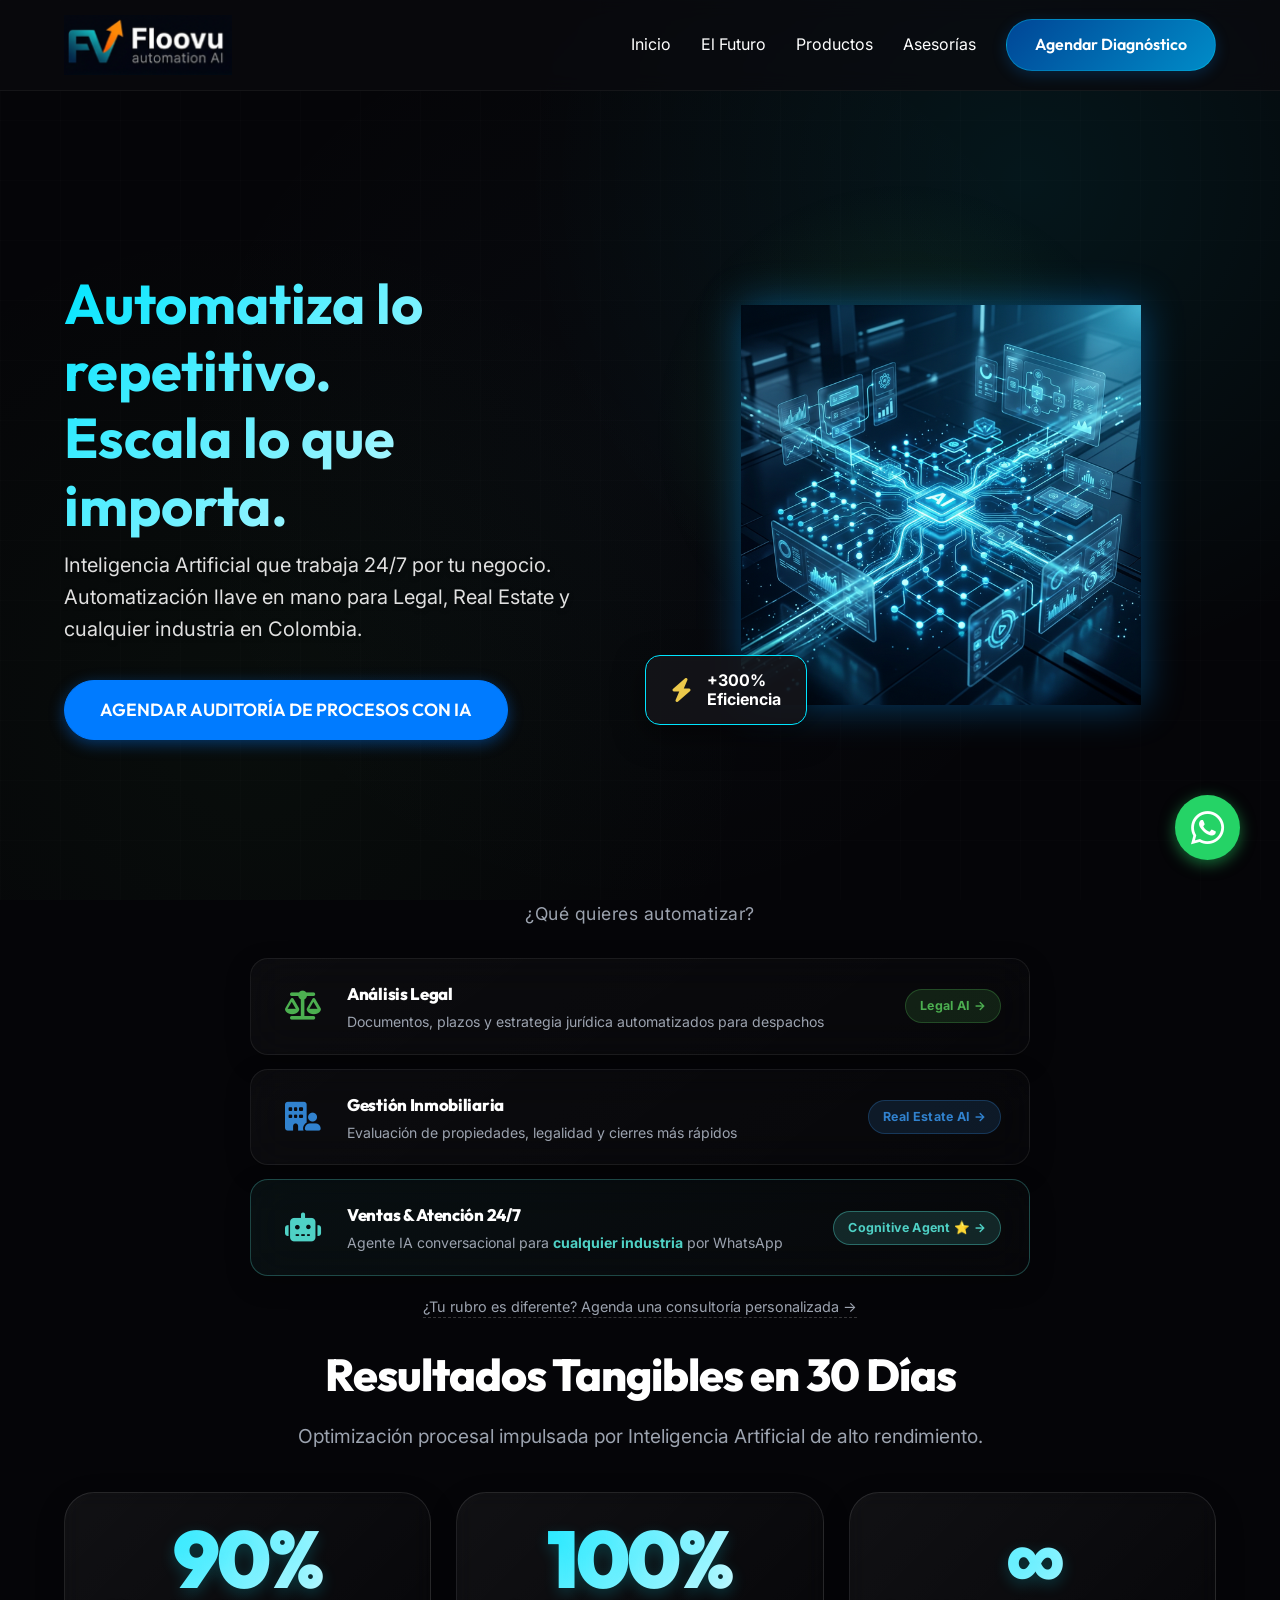
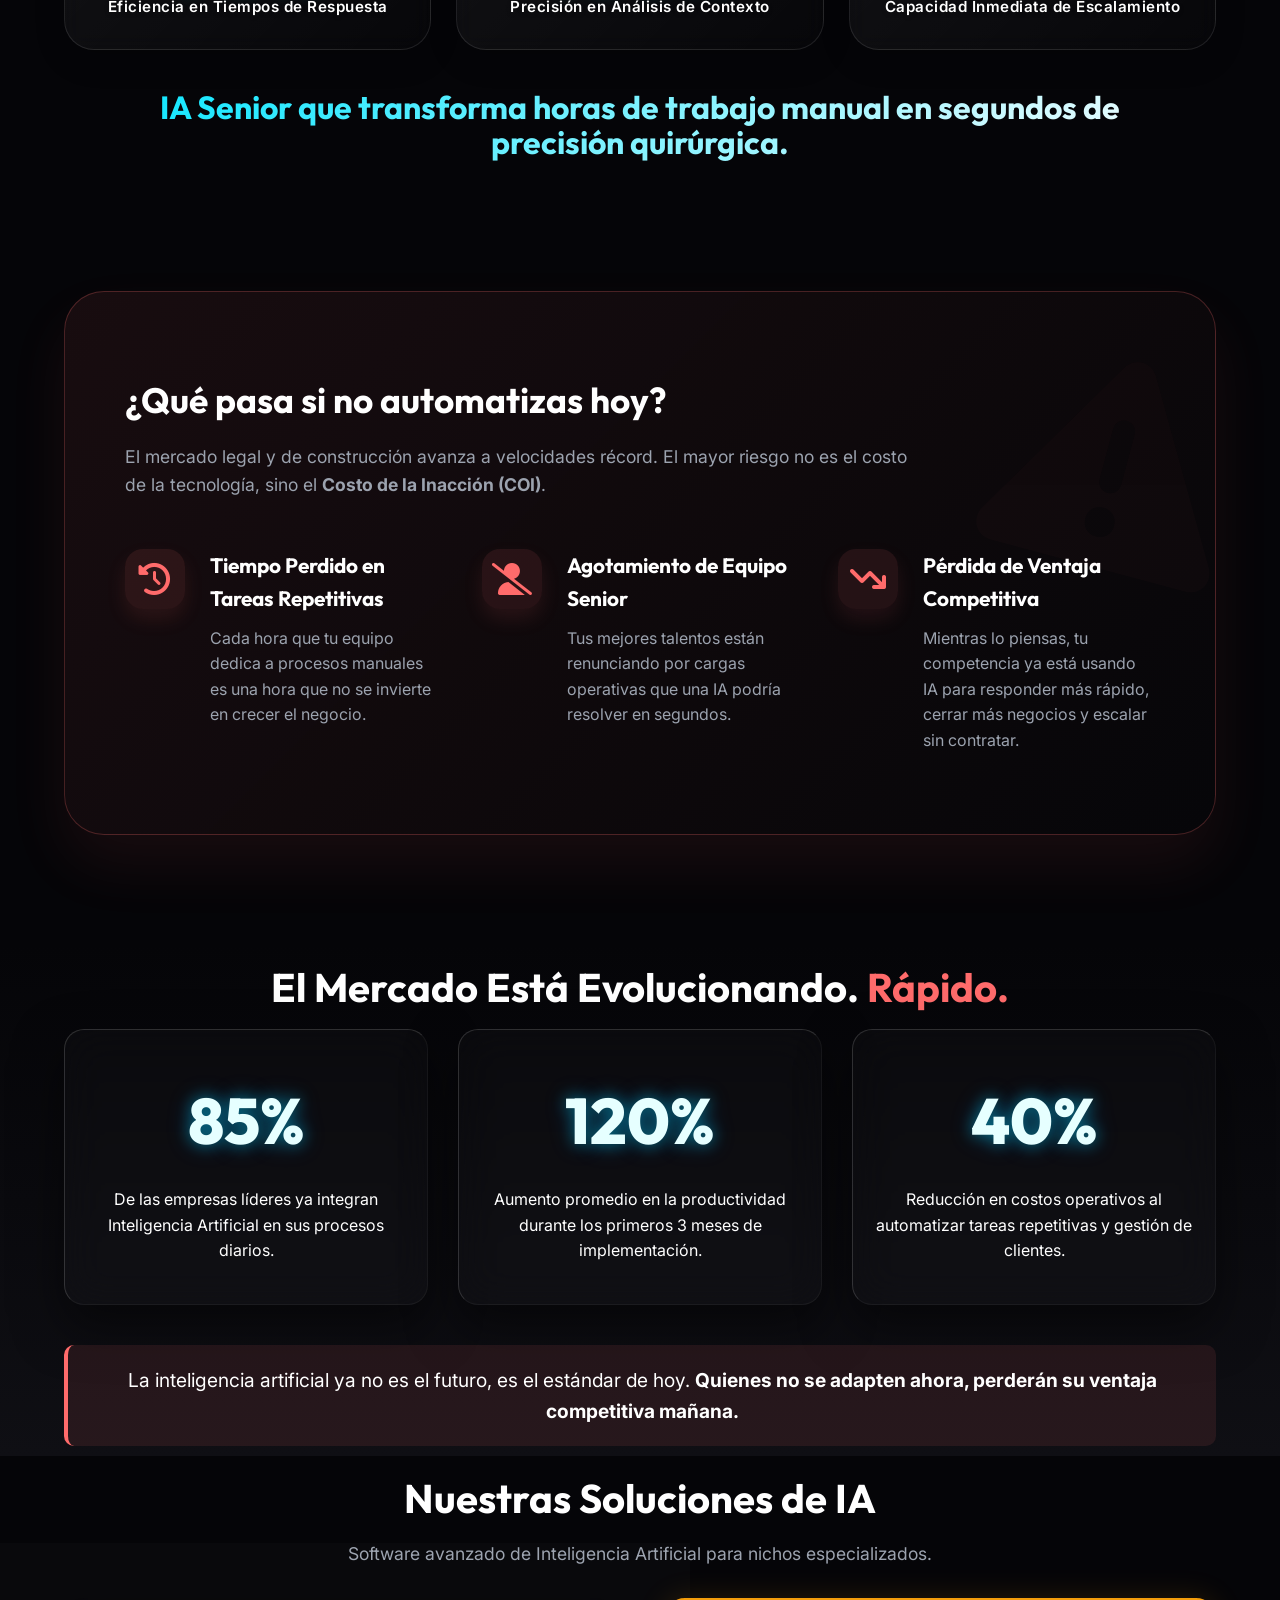
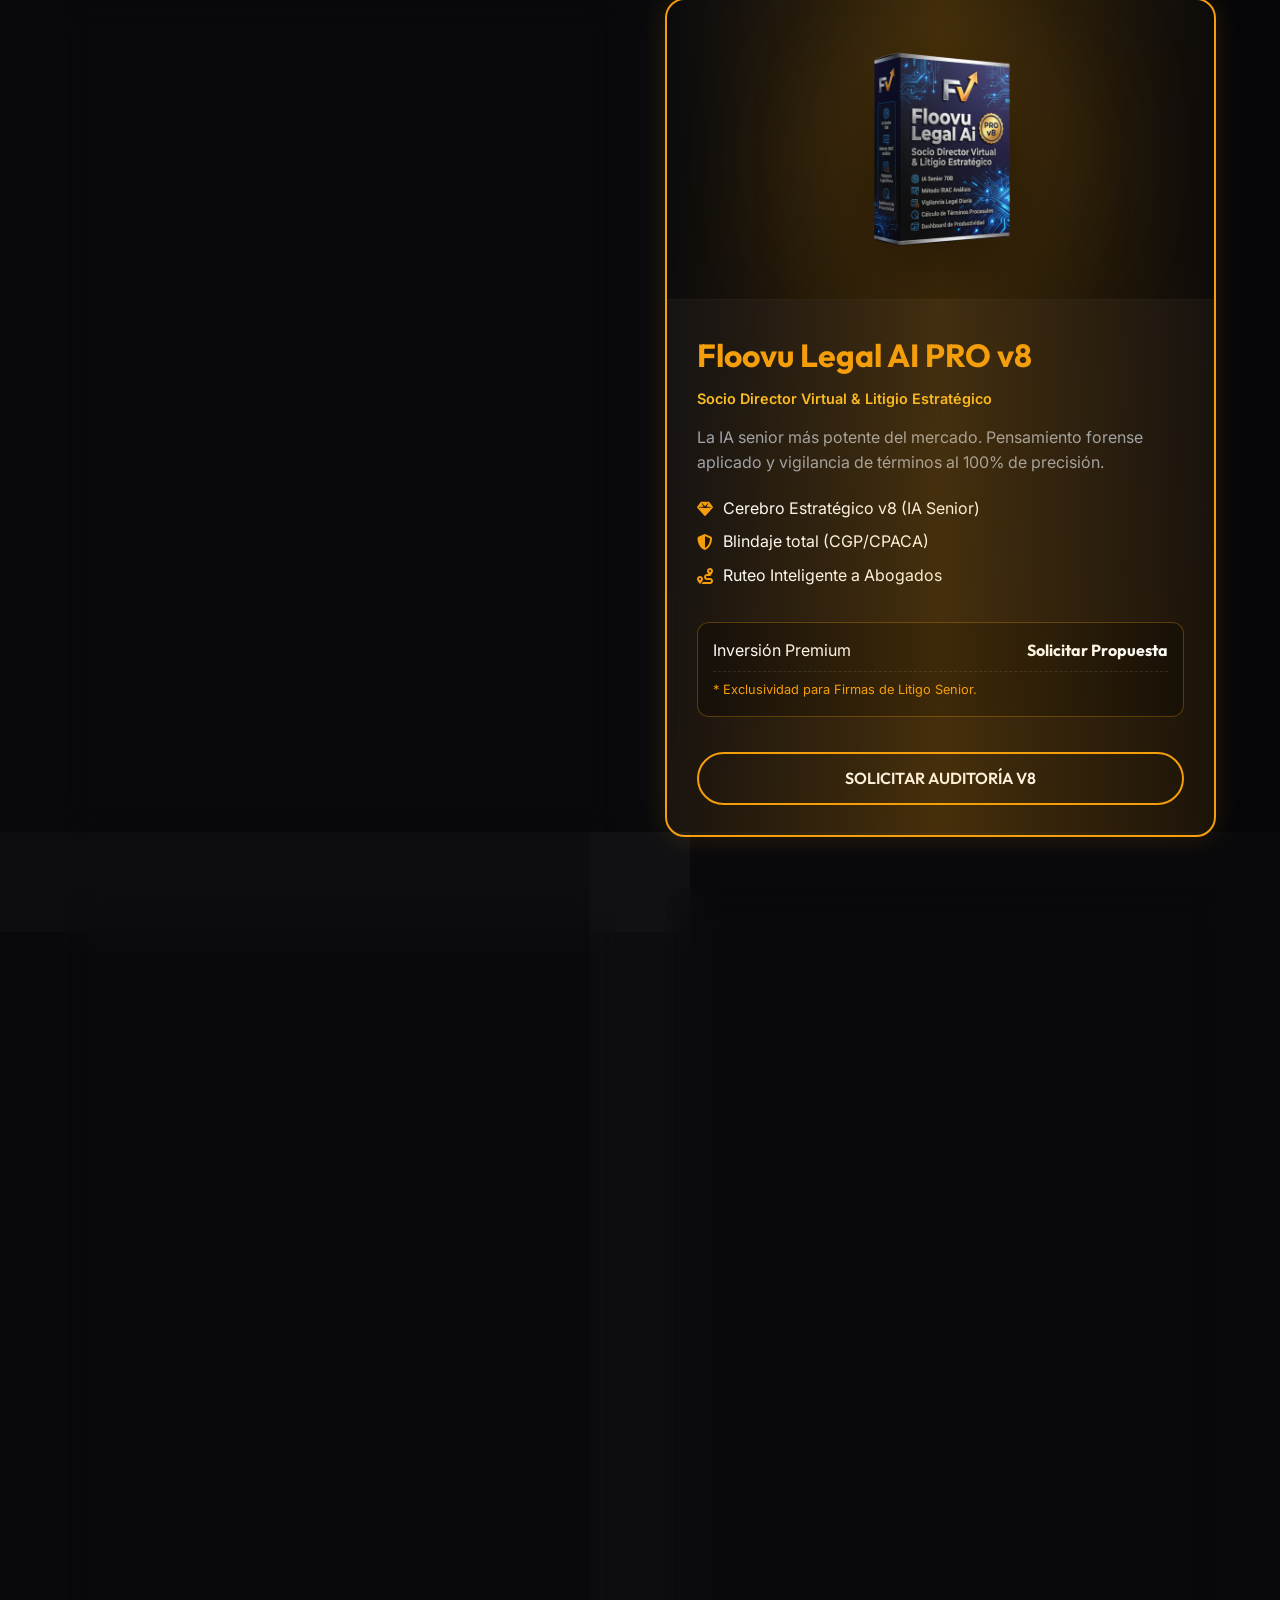
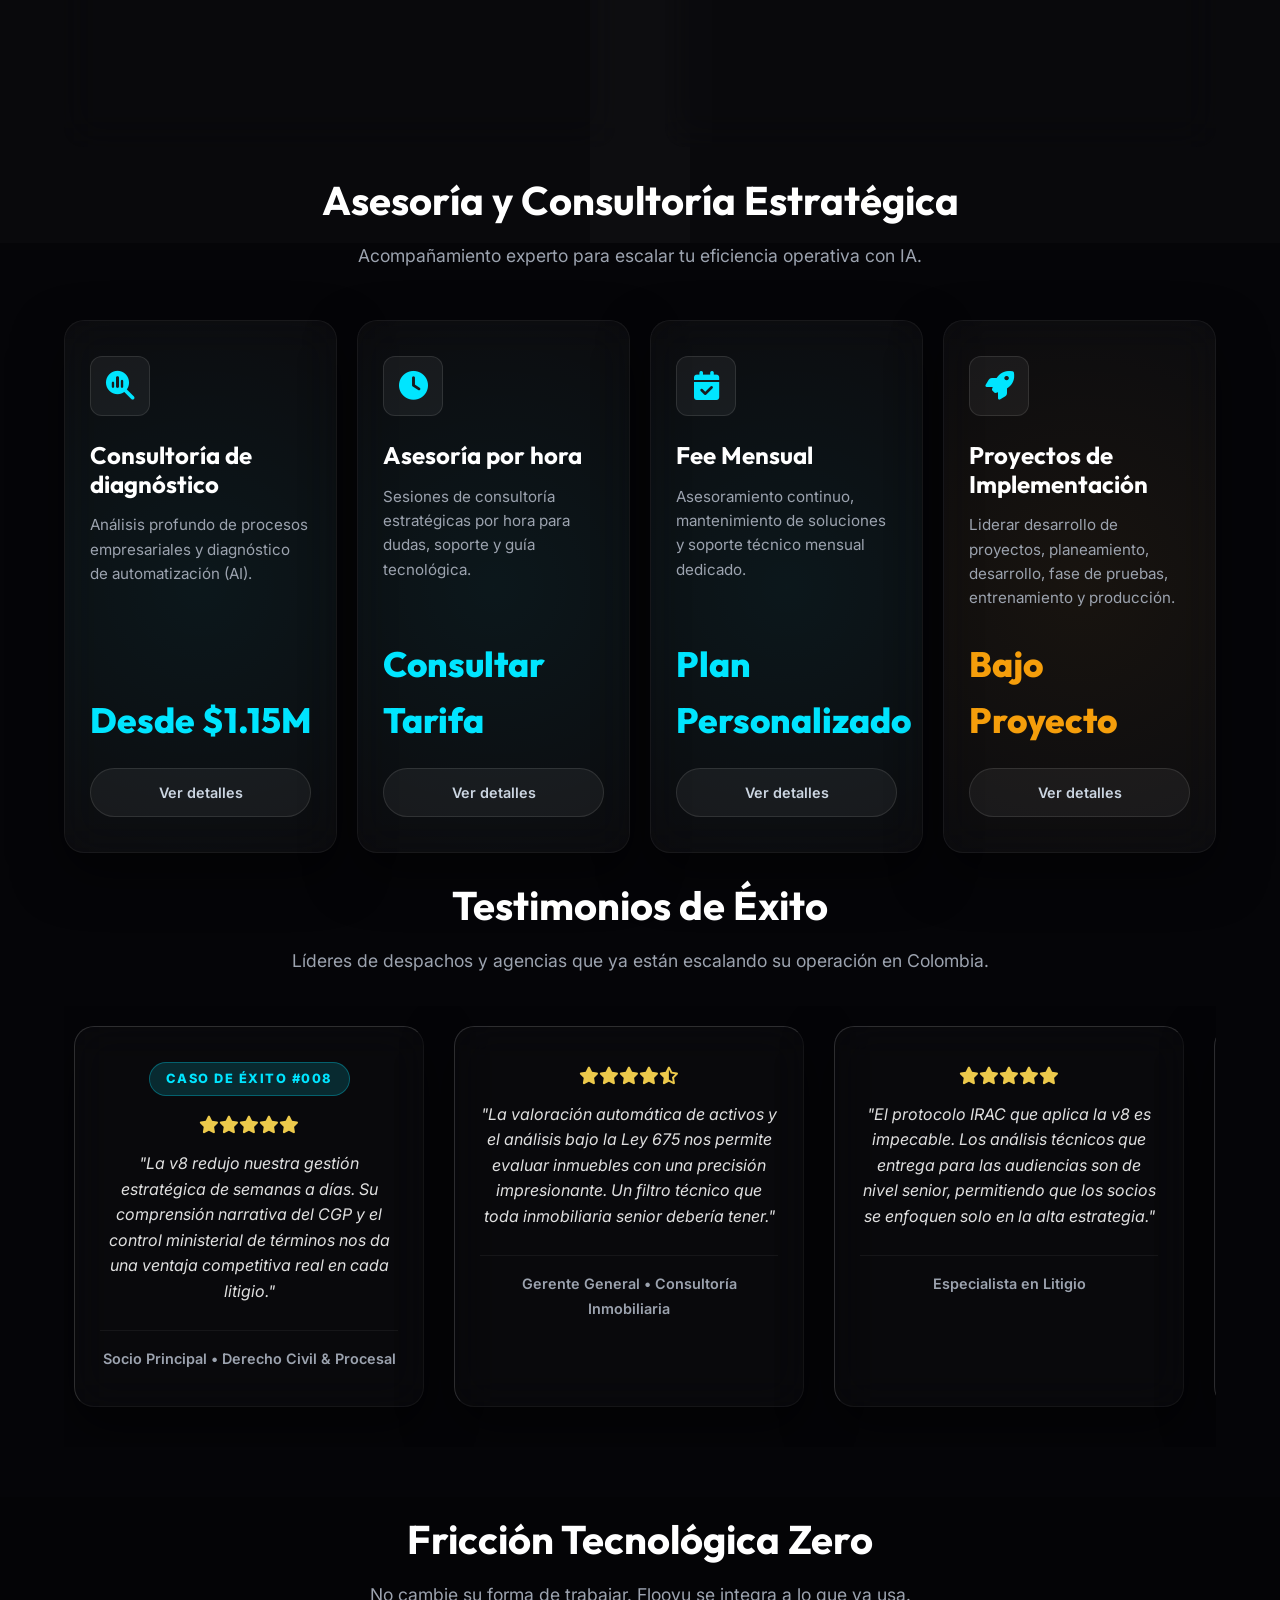
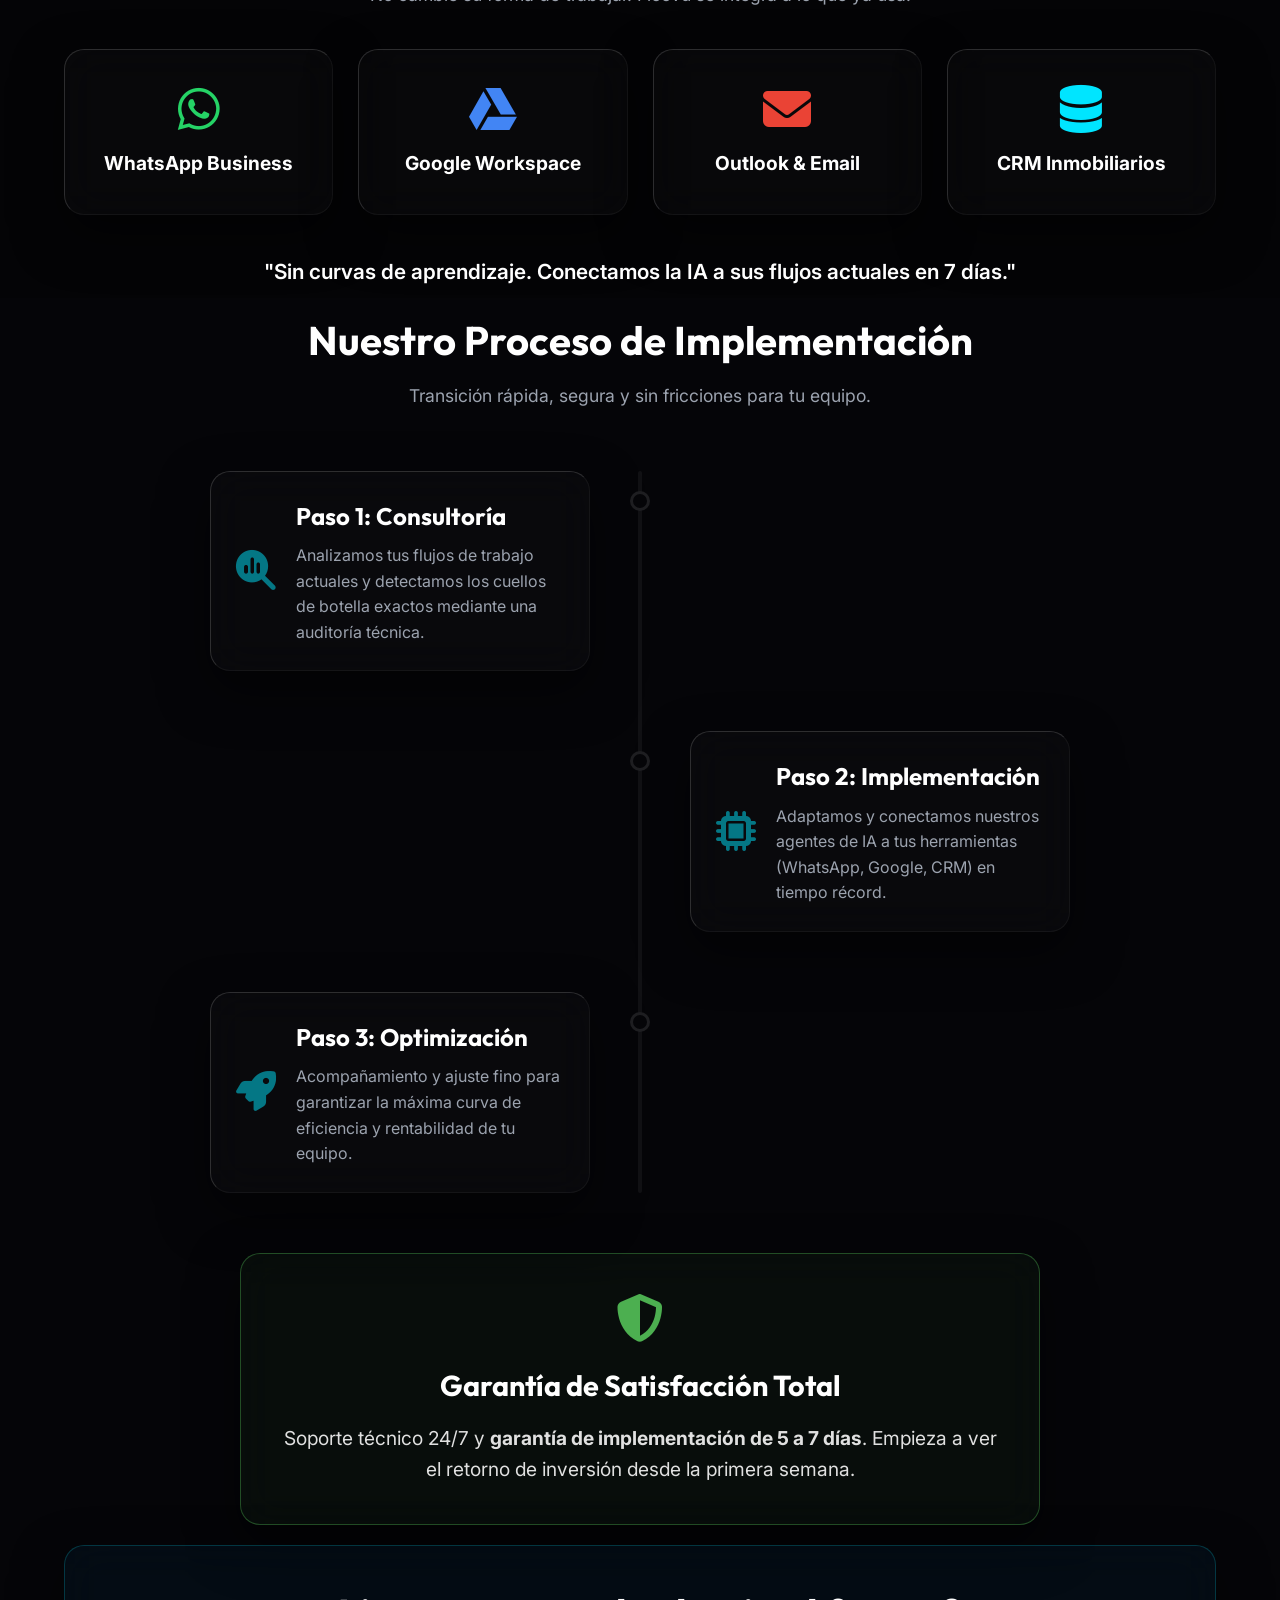
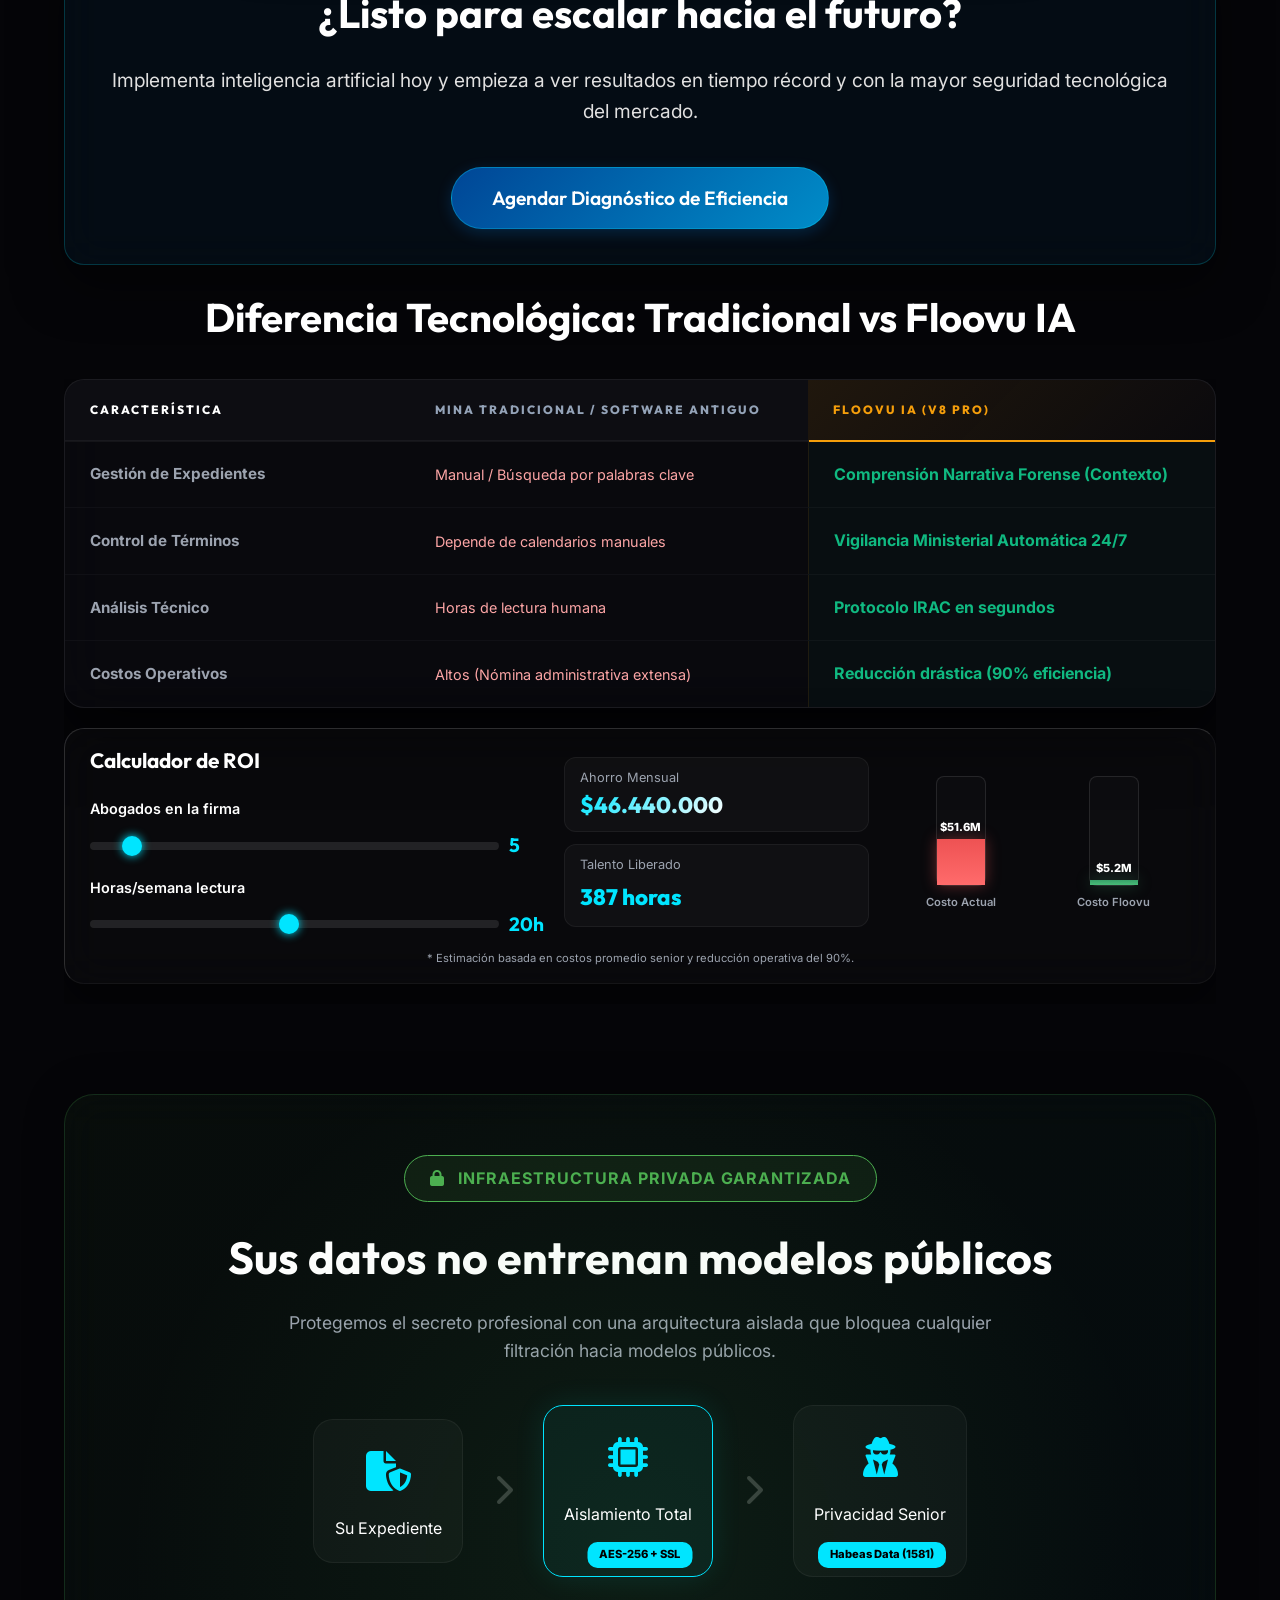
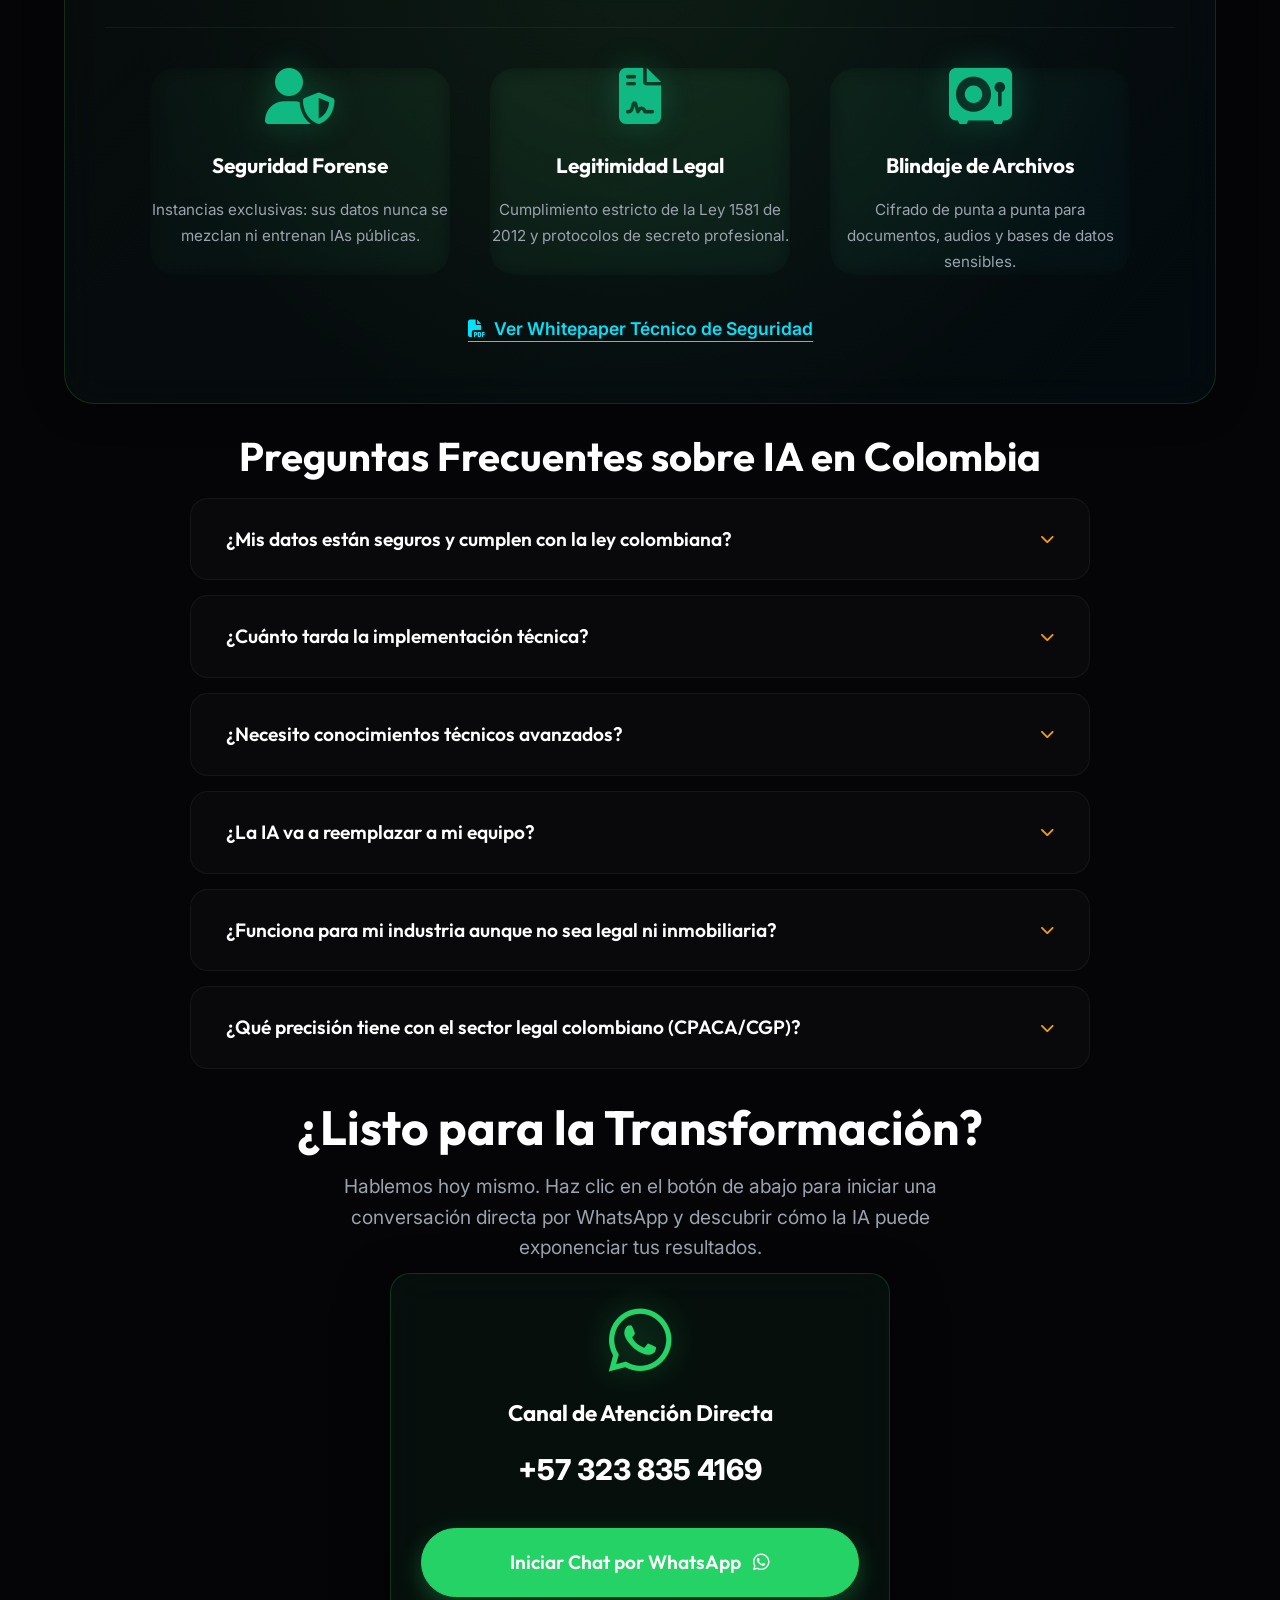
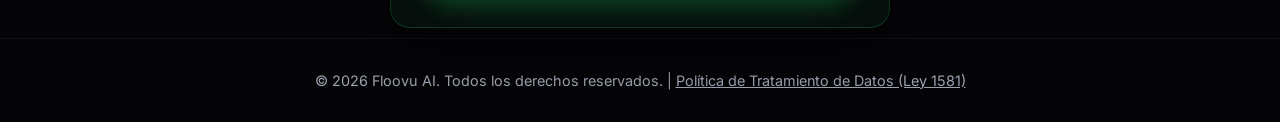
<file: index.html>
<!DOCTYPE html>
<html lang="es">

<head>
    <meta charset="UTF-8">
    <meta name="viewport" content="width=device-width, initial-scale=1.0">
    <meta name="description"
        content="Floovu AI. Soluciones de Inteligencia Artificial para automatización procesal en bufetes legales y agencias de Real Estate. Escala hoy mismo.">
    <meta name="keywords"
        content="Inteligencia artificial, automatizacion, Floovu AI, Legal AI, Real Estate AI, software">
    <meta property="og:title" content="Floovu AI | Automatización Inteligente">
    <meta property="og:description"
        content="Automatiza tus tareas repetitivas y potencia tu crecimiento con Inteligencia Artificial.">
    <meta property="og:type" content="website">
    <link rel="icon" type="image/png" href="images/favicon.png?v=2">
    <link rel="shortcut icon" href="images/favicon.png?v=2">
    <link rel="apple-touch-icon" href="images/favicon.png?v=2">
    <title>Floovu AI | Automatización Inteligente</title>
    <link rel="stylesheet" href="styles.css">
    <link
        href="https://fonts.googleapis.com/css2?family=Inter:wght@300;400;600;800&family=Outfit:wght@400;700&display=swap"
        rel="stylesheet">
    <link rel="stylesheet" href="https://cdnjs.cloudflare.com/ajax/libs/font-awesome/6.4.0/css/all.min.css">
    <link href="https://unpkg.com/aos@2.3.1/dist/aos.css" rel="stylesheet">
</head>

<body>
    <!-- Navbar -->
    <nav class="navbar glassmorphism">
        <div class="container nav-container">
            <a href="#inicio" class="logo-wrapper">
                <img src="images/logo.png" alt="Floovu AI" class="logo-main-img" style="height: 60px; width: auto;">
            </a>
            <div class="mobile-menu-btn" id="mobile-menu-btn">
                <i class="fa-solid fa-bars"></i>
            </div>
            <ul class="nav-links" id="nav-links">
                <li><a href="#inicio">Inicio</a></li>
                <li><a href="#estadisticas">El Futuro</a></li>
                <li><a href="#productos">Productos</a></li>
                <li><a href="#asesorias">Asesorías</a></li>
                <li><a href="#contacto" class="btn btn-primary btn-nav-cta">Agendar Diagnóstico</a></li>
            </ul>
        </div>
    </nav>

    <!-- Inicio / Hero Section -->
    <section id="inicio" class="hero section">
        <div class="container hero-content">
            <div class="hero-text" data-aos="fade-right" data-aos-duration="1000">
                <h1 class="gradient-text" id="hero-title" style="line-height: 1.2;">Automatiza lo repetitivo.<br>Escala lo que importa.
                </h1>
                <p
                    style="color: #e0e0e0; text-shadow: 0 2px 4px rgba(0,0,0,0.5); font-size: 1.25rem; margin-bottom: 35px; line-height: 1.6;">
                    Inteligencia Artificial que trabaja 24/7 por tu negocio. Automatización llave en mano para Legal, Real Estate y cualquier industria en Colombia.</p>
                <div class="hero-buttons">
                    <a href="#contacto" class="btn btn-primary btn-cta"
                        style="font-size: 1.1rem; padding: 15px 35px; background: #007BFF; border-color: #007BFF; box-shadow: 0 4px 15px rgba(0,123,255,0.4); text-transform: uppercase;">Agendar Auditoría de Procesos con IA</a>
                </div>
            </div>
            <div class="hero-image glass-panel" data-aos="fade-left" data-aos-duration="1200"
                style="padding: 0; overflow: visible; border: none; background: transparent; backdrop-filter: none; -webkit-backdrop-filter: none; box-shadow: none;">
                <img src="images/hero-new.png" alt="Tecnología Floovu"
                    style="width: 100%; height: auto; max-height: 400px; object-fit: contain; filter: drop-shadow(0 0 20px rgba(0,150,255,0.4)); position: relative; z-index: 1;">
                <div class="hero-stats" style="z-index: 5;">
                    <div class="stat-item">
                        <i class="fa-solid fa-bolt" style="color: #ecc94b;"></i>
                        <span>+300% <br>Eficiencia</span>
                    </div>
                </div>
            </div>
        </div>
        <div class="bg-glow"></div>
    </section>

    <!-- Selector de Soluciones -->
    <section class="section" style="padding-top: 0; padding-bottom: 10px;">
        <div class="container">
            <p class="text-center" style="color: var(--text-muted); font-size: 1.1rem; margin-bottom: 30px; letter-spacing: 0.5px;" data-aos="fade-up">¿Qué quieres automatizar?</p>
            <div class="solution-selector" data-aos="fade-up" data-aos-delay="100">

                <!-- Legal AI -->
                <div class="solution-card" onclick="filterProfile('legal')" style="cursor:pointer;">
                    <div class="solution-icon" style="color: #4CAF50;"><i class="fa-solid fa-scale-balanced"></i></div>
                    <div class="solution-body">
                        <h4>Análisis Legal</h4>
                        <p>Documentos, plazos y estrategia jurídica automatizados para despachos</p>
                    </div>
                    <span class="solution-badge" style="background: rgba(76,175,80,0.15); color: #4CAF50; border-color: rgba(76,175,80,0.3);">Legal AI →</span>
                </div>

                <!-- Real Estate AI -->
                <div class="solution-card" onclick="filterProfile('realestate')" style="cursor:pointer;">
                    <div class="solution-icon" style="color: #3182ce;"><i class="fa-solid fa-building-user"></i></div>
                    <div class="solution-body">
                        <h4>Gestión Inmobiliaria</h4>
                        <p>Evaluación de propiedades, legalidad y cierres más rápidos</p>
                    </div>
                    <span class="solution-badge" style="background: rgba(49,130,206,0.15); color: #3182ce; border-color: rgba(49,130,206,0.3);">Real Estate AI →</span>
                </div>

                <!-- Cognitive Agent - DESTACADO -->
                <div class="solution-card solution-featured" onclick="location.href='cognitive-agent.html'" style="cursor:pointer;">
                    <div class="solution-icon" style="color: #4FD1C5;"><i class="fa-solid fa-robot"></i></div>
                    <div class="solution-body">
                        <h4>Ventas & Atención 24/7</h4>
                        <p>Agente IA conversacional para <strong style="color:#4FD1C5;">cualquier industria</strong> por WhatsApp</p>
                    </div>
                    <span class="solution-badge" style="background: rgba(79,209,197,0.15); color: #4FD1C5; border-color: rgba(79,209,197,0.4);">Cognitive Agent ⭐ →</span>
                </div>

            </div>
            <div class="text-center" style="margin-top: 18px;" data-aos="fade-up" data-aos-delay="200">
                <a href="#contacto" style="color: var(--text-muted); font-size: 0.9rem; text-decoration: none; border-bottom: 1px dashed rgba(255,255,255,0.2); padding-bottom: 2px; transition: color 0.2s;"
                   onmouseover="this.style.color='#fff'" onmouseout="this.style.color=''">
                    ¿Tu rubro es diferente? Agenda una consultoría personalizada →
                </a>
            </div>
        </div>
    </section>

    <!-- Problema - Solución -->
    <section id="problema" class="section flex-center">
        <div class="container text-center" data-aos="fade-up">
            <h2 style="font-size: 2.8rem; margin-bottom: 10px; color: #fff; font-weight: 800; letter-spacing: -1px;">
                Resultados Tangibles en 30 Días</h2>
            <p
                style="color: var(--text-muted); font-size: 1.2rem; margin-bottom: 25px; max-width: 800px; margin-left: auto; margin-right: auto;">
                Optimización procesal impulsada por Inteligencia Artificial de alto rendimiento.</p>

            <div class="impact-grid">
                <div class="impact-card">
                    <span class="impact-percent gradient-text">90%</span>
                    <p style="color: #fff; font-weight: 600;">Eficiencia en Tiempos de Respuesta</p>
                </div>
                <div class="impact-card">
                    <span class="impact-percent gradient-text">100%</span>
                    <p style="color: #fff; font-weight: 600;">Precisión en Análisis de Contexto</p>
                </div>
                <div class="impact-card">
                    <span class="impact-percent gradient-text">∞</span>
                    <p style="color: #fff; font-weight: 600;">Capacidad Inmediata de Escalamiento</p>
                </div>
            </div>

            <h3 class="gradient-text" style="font-size: 2rem; margin-top: 40px; padding: 0 5%; font-weight: 700;">IA
                Senior que transforma horas de trabajo manual en segundos de precisión quirúrgica.</h3>
        </div>
    </section>

    <!-- Punto 1: Costo de Inacción (COI) -->
    <section id="coi" class="section">
        <div class="container">
            <div class="coi-section" data-aos="zoom-in">
                <h2 style="font-size: 2.2rem; color: #fff; margin-bottom: 15px;">¿Qué pasa si no automatizas hoy?</h2>
                <p style="color: var(--text-muted); font-size: 1.1rem; max-width: 800px;">El mercado legal y de construcción avanza a velocidades récord. El mayor riesgo no es el costo de la tecnología, sino el <strong>Costo de la Inacción (COI)</strong>.</p>
                
                <div class="coi-grid">
                    <div class="coi-item">
                        <div class="coi-icon"><i class="fa-solid fa-clock-rotate-left"></i></div>
                        <div class="coi-text">
                            <h4>Tiempo Perdido en Tareas Repetitivas</h4>
                            <p>Cada hora que tu equipo dedica a procesos manuales es una hora que no se invierte en crecer el negocio.</p>
                        </div>
                    </div>
                    <div class="coi-item">
                        <div class="coi-icon"><i class="fa-solid fa-user-slash"></i></div>
                        <div class="coi-text">
                            <h4>Agotamiento de Equipo Senior</h4>
                            <p>Tus mejores talentos están renunciando por cargas operativas que una IA podría resolver en segundos.</p>
                        </div>
                    </div>
                    <div class="coi-item">
                        <div class="coi-icon"><i class="fa-solid fa-arrow-trend-down"></i></div>
                        <div class="coi-text">
                            <h4>Pérdida de Ventaja Competitiva</h4>
                            <p>Mientras lo piensas, tu competencia ya está usando IA para responder más rápido, cerrar más negocios y escalar sin contratar.</p>
                        </div>
                    </div>
                </div>
            </div>
        </div>
    </section>

    <!-- Urgency & Statistics -->
    <section id="estadisticas" class="statistics section">
        <div class="container text-center">
            <h2 class="sub-heading" data-aos="fade-up">El Mercado Está Evolucionando. <span
                    class="warning-text">Rápido.</span></h2>
            <div class="stats-grid">
                <div class="stat-card glass-panel fade-up" data-aos="zoom-in" data-aos-delay="100">
                    <div class="stat-number">85%</div>
                    <p>De las empresas líderes ya integran Inteligencia Artificial en sus procesos diarios.</p>
                </div>
                <div class="stat-card glass-panel fade-up delay-1" data-aos="zoom-in" data-aos-delay="250">
                    <div class="stat-number">120%</div>
                    <p>Aumento promedio en la productividad durante los primeros 3 meses de implementación.</p>
                </div>
                <div class="stat-card glass-panel fade-up delay-2" data-aos="zoom-in" data-aos-delay="400">
                    <div class="stat-number">40%</div>
                    <p>Reducción en costos operativos al automatizar tareas repetitivas y gestión de clientes.</p>
                </div>
            </div>
            <p class="urgency-message" data-aos="fade-up">La inteligencia artificial ya no es el futuro, es el estándar
                de hoy.
                <strong>Quienes no se adapten ahora, perderán su ventaja competitiva mañana.</strong>
            </p>
        </div>
    </section>

    <!-- Productos Section -->
    <section id="productos" class="products section">
        <div class="container">
            <h2 class="section-title text-center" data-aos="fade-up">Nuestras Soluciones de IA</h2>
            <p class="section-subtitle text-center" data-aos="fade-up" data-aos-delay="100">Software avanzado de
                Inteligencia Artificial para nichos
                especializados.</p>

            <div class="products-grid">
                <!-- Legal AI -->
                <div class="product-card glass-panel legal-card profile-legal" data-aos="flip-left" data-aos-duration="1000">
                    <div class="product-image-container shimmer-ia">
                        <a href="legal-ai-base.html" target="_blank"
                            style="display: flex; align-items: center; justify-content: center; width: 100%; height: 100%; z-index: 10; position: relative; text-decoration: none;">
                            <img src="images/legal-ai.png" alt="Floovu Legal AI Colombia"
                                class="product-img parallax-img">
                            <div class="glow-effect green-glow" style="pointer-events: none;"></div>
                        </a>
                    </div>
                    <div class="product-info">
                        <h3>Floovu Legal AI Base</h3>
                        <p class="version">Eficiencia Procesal Estándar</p>
                        <p class="product-desc">Ideal para despachos que buscan digitalizar su operación base sin
                            complicaciones y eliminar el error humano.</p>

                        <ul class="features-list">
                            <li><i class="fa-solid fa-chart-line" style="color: #4CAF50;"></i> Ahorro operativo del 25%
                                mensual</li>
                            <li><i class="fa-solid fa-money-bill-wave"></i> Recuperación de inversión en 45 días</li>
                            <li><i class="fa-solid fa-gavel"></i> Control automático de expedientes</li>
                        </ul>

                        <div class="pricing">
                            <div class="price-item">
                                <span class="label">Inversión Estimada</span>
                                <span class="amount">Consultar Cotización</span>
                            </div>
                            <div class="price-item" style="border: none;">
                                <p style="font-size: 0.8rem; color: var(--text-muted); width: 100%;">* Planes adaptados al volumen de expedientes.</p>
                            </div>
                        </div>
                        <a href="#contacto" class="btn btn-outline border-green">SOLICITAR DIAGNÓSTICO SIN COSTO</a>
                    </div>
                </div>

                <!-- Legal AI PRO v8 (NUEVO - PREMIUM) -->
                <div class="product-card glass-panel premium-card profile-legal" data-aos="zoom-in" data-aos-duration="1200">
                    <div class="product-image-container shimmer-ia">
                        <a href="legal-ai-pro-v8.html" target="_blank"
                            style="display: flex; align-items: center; justify-content: center; width: 100%; height: 100%; z-index: 10; position: relative; text-decoration: none;">
                            <img src="images/legal-ai-pro-v8.png" alt="Floovu Legal AI PRO v8 Premium"
                                class="product-img parallax-img">
                            <div class="glow-effect gold-glow" style="pointer-events: none;"></div>
                        </a>
                    </div>
                    <div class="product-info">
                        <h3 style="color: #f59e0b;">Floovu Legal AI PRO v8</h3>
                        <p class="version" style="color: #fbbf24;">Socio Director Virtual & Litigio Estratégico</p>
                        <p class="product-desc">La IA senior más potente del mercado. Pensamiento forense aplicado y
                            vigilancia de términos al 100% de precisión.</p>

                        <ul class="features-list">
                            <li><i class="fa-solid fa-gem" style="color: #f59e0b;"></i> Cerebro Estratégico v8 (IA
                                Senior)</li>
                            <li><i class="fa-solid fa-shield-halved" style="color: #f59e0b;"></i> Blindaje total
                                (CGP/CPACA)</li>
                            <li><i class="fa-solid fa-route" style="color: #f59e0b;"></i> Ruteo Inteligente a Abogados
                            </li>
                        </ul>

                        </ul>

                        <div class="pricing shimmer-ia" style="border: 1px solid rgba(245, 158, 11, 0.3);">
                            <div class="price-item">
                                <span class="label">Inversión Premium</span>
                                <span class="amount">Solicitar Propuesta</span>
                            </div>
                            <div class="price-item" style="border: none;">
                                <p style="font-size: 0.8rem; color: #f59e0b; width: 100%;">* Exclusividad para Firmas de Litigo Senior.</p>
                            </div>
                        </div>
                        <a href="legal-ai-pro-v8.html" target="_blank" class="btn btn-outline border-gold">SOLICITAR AUDITORÍA V8</a>
                    </div>
                </div>

                <!-- Real Estate AI -->
                <div class="product-card glass-panel real-estate-card profile-realestate" data-aos="flip-right" data-aos-duration="1000">
                    <div class="product-image-container shimmer-ia">
                        <a href="real-estate.html" target="_blank"
                            style="display: flex; align-items: center; justify-content: center; width: 100%; height: 100%; z-index: 10; position: relative; text-decoration: none;">
                            <img src="images/real-estate-ai.png" alt="Floovu Real Estate AI Colombia"
                                class="product-img parallax-img">
                            <div class="glow-effect blue-glow" style="pointer-events: none;"></div>
                        </a>
                    </div>
                    <div class="product-info">
                        <h3>Floovu Real Estate AI</h3>
                        <p class="version">Gestión Inmobiliaria Inteligente con Auto-Aprendizaje</p>
                        <p class="product-desc">Potenciado con IA de análisis predictivo. Evalúa inmuebles, verifica marcos legales (Ley 820/675) y genera estrategias de cierre automáticas.</p>

                        <ul class="features-list">
                            <li><i class="fa-solid fa-brain" style="color: #3182ce;"></i> Análisis Predictivo & Auto-Aprendizaje</li>
                            <li><i class="fa-solid fa-house-circle-check" style="color: #3182ce;"></i> Valoración Automática de Activos</li>
                            <li><i class="fa-solid fa-users-gear" style="color: #3182ce;"></i> Generación Inteligente de Clientes</li>
                        </ul>

                        <div class="pricing">
                            <div class="price-item">
                                <span class="label">Inversión Escala</span>
                                <span class="amount">Desde $2.5M</span>
                            </div>
                            <div class="price-item" style="border: none;">
                                <p style="font-size: 0.8rem; color: var(--text-muted); width: 100%;">* ROI garantizado por eficiencia en cierres.</p>
                            </div>
                        </div>
                        <a href="#contacto" class="btn btn-outline border-blue">SOLICITAR VALORACIÓN PROFESIONAL</a>
                    </div>
                </div>

                <!-- Cognitive Agent -->
                <div class="product-card glass-panel profile-legal profile-realestate" data-aos="flip-up" data-aos-duration="1200" style="border-color: rgba(79, 209, 197, 0.4);">
                    <div class="product-image-container shimmer-ia">
                        <a href="cognitive-agent.html" target="_blank"
                            style="display: flex; align-items: center; justify-content: center; width: 100%; height: 100%; z-index: 10; position: relative; text-decoration: none;">
                            <img src="images/cognitive-agent.png" alt="Floovu Cognitive Agent"
                                class="product-img parallax-img" style="border-radius: 12px; height: 100%; width: auto; object-fit: contain;">
                            <div class="glow-effect" style="pointer-events: none; background: radial-gradient(circle, rgba(79, 209, 197, 0.4) 0%, transparent 70%);"></div>
                        </a>
                    </div>
                    <div class="product-info">
                        <h3 style="color: #4FD1C5;">Floovu Cognitive Agent</h3>
                        <p class="version" style="color: #2C7A7B;">Ventas IA con Memoria Activa</p>
                        <p class="product-desc">Automatice ventas por WhatsApp. Bot que aprende, recuerda preferencias y cierra negocios 24/7 de forma personalizada.</p>

                        <ul class="features-list">
                            <li><i class="fa-solid fa-brain" style="color: #4FD1C5;"></i> Memoria Cognitiva (Auto-Aprendizaje)</li>
                            <li><i class="fa-brands fa-whatsapp" style="color: #4FD1C5;"></i> Flujos WhatsApp & Google Sheets</li>
                            <li><i class="fa-solid fa-cart-shopping" style="color: #4FD1C5;"></i> Conversiones & Cierres 24/7</li>
                        </ul>

                        <div class="pricing">
                            <div class="price-item">
                                <span class="label">Suscripción Agente</span>
                                <span class="amount">Bajo Cotización</span>
                            </div>
                            <div class="price-item" style="border: none;">
                                <p style="font-size: 0.8rem; color: var(--text-muted); width: 100%;">* Configuración técnica incluida en el onboarding.</p>
                            </div>
                        </div>
                        <a href="cognitive-agent.html" target="_blank" class="btn btn-outline" style="border-color: #4FD1C5; color: #4FD1C5;">CONSULTAR DISPONIBILIDAD</a>
                    </div>
                </div>
            </div>
        </div>
    </section>

    <!-- Asesoría y Consultoría -->
    <section id="asesorias" class="section">
        <div class="container">
            <h2 class="section-title text-center" data-aos="fade-up">Asesoría y Consultoría Estratégica</h2>
            <p class="section-subtitle text-center" data-aos="fade-up">Acompañamiento experto para escalar tu eficiencia
                operativa con IA.</p>

            <div class="consulting-grid">
                <!-- Diagnóstico -->
                <div class="consulting-card glass-panel highlight-cyan" data-aos="fade-up">
                    <div class="consulting-icon-box"><i class="fa-solid fa-magnifying-glass-chart"></i></div>
                    <h3>Consultoría de diagnóstico</h3>
                    <p>Análisis profundo de procesos empresariales y diagnóstico de automatización (AI).</p>
                    <div class="price">Desde $1.15M</div>
                    <a href="#contacto" class="consulting-btn">Ver detalles</a>
                </div>

                <!-- Por Hora -->
                <div class="consulting-card glass-panel highlight-cyan" data-aos="fade-up" data-aos-delay="100">
                    <div class="consulting-icon-box"><i class="fa-solid fa-clock"></i></div>
                    <h3>Asesoría por hora</h3>
                    <p>Sesiones de consultoría estratégicas por hora para dudas, soporte y guía tecnológica.</p>
                    <div class="price">Consultar Tarifa</div>
                    <a href="#contacto" class="consulting-btn">Ver detalles</a>
                </div>

                <!-- Fee Mensual -->
                <div class="consulting-card glass-panel highlight-cyan" data-aos="fade-up" data-aos-delay="200">
                    <div class="consulting-icon-box"><i class="fa-solid fa-calendar-check"></i></div>
                    <h3>Fee Mensual</h3>
                    <p>Asesoramiento continuo, mantenimiento de soluciones y soporte técnico mensual dedicado.</p>
                    <div class="price">Plan Personalizado</div>
                    <a href="#contacto" class="consulting-btn">Ver detalles</a>
                </div>

                <!-- Proyectos -->
                <div class="consulting-card glass-panel highlight-orange" data-aos="fade-up" data-aos-delay="300">
                    <div class="consulting-icon-box"><i class="fa-solid fa-rocket"></i></div>
                    <h3>Proyectos de Implementación</h3>
                    <p>Liderar desarrollo de proyectos, planeamiento, desarrollo, fase de pruebas, entrenamiento y
                        producción.</p>
                    <div class="price">Bajo Proyecto</div>
                    <a href="#contacto" class="consulting-btn">Ver detalles</a>
                </div>
            </div>
        </div>
    </section>

    <!-- Testimonios Section -->
    <section id="testimonios" class="section testimonials">
        <div class="container text-center">
            <h2 class="sub-heading" data-aos="fade-up">Testimonios de Éxito</h2>
            <p class="section-subtitle" data-aos="fade-up" data-aos-delay="100">Líderes de despachos y agencias que ya
                están escalando su operación en Colombia.</p>

            <div class="stats-grid testimonials-carousel"
                style="margin-top: 20px; display: flex; overflow-x: auto; gap: 30px; padding: 20px 10px 40px; scroll-snap-type: x mandatory; -webkit-overflow-scrolling: touch; scroll-behavior: smooth; scrollbar-width: thin; scrollbar-color: var(--primary) rgba(255, 255, 255, 0.05);">
                <!-- Testimonio 1 (Legal PRO v8) -->
                <div class="testimonial-card glass-panel fade-up profile-legal" data-aos="zoom-in" data-aos-delay="150"
                    style="padding: 35px 25px; flex: 0 0 auto; width: 350px; max-width: 85vw; scroll-snap-align: center;">
                    <div class="case-tag">Caso de Éxito #008</div>
                    <div class="stars" style="color: #ecc94b; margin-bottom: 12px; font-size: 1.1rem;">
                        <i class="fa-solid fa-star"></i><i class="fa-solid fa-star"></i><i
                            class="fa-solid fa-star"></i><i class="fa-solid fa-star"></i><i
                            class="fa-solid fa-star"></i>
                    </div>
                    <p
                        style="font-style: italic; color: #e0e0e0; margin-bottom: 25px; font-size: 1rem; line-height: 1.6;">
                        "La v8 redujo nuestra gestión estratégica de semanas a días. Su comprensión narrativa del CGP y el control ministerial de términos nos da una ventaja competitiva real en cada litigio."</p>
                    <div class="author-info"
                        style="display: flex; align-items: center; justify-content: center; gap: 12px; border-top: 1px solid rgba(255,255,255,0.05); padding-top: 15px;">
                        <div style="text-align: center;">
                            <span style="font-size: 0.9rem; color: var(--text-muted); font-weight: 600;">Socio Principal • Derecho Civil & Procesal</span>
                        </div>
                    </div>
                </div>

                <!-- Testimonio 2 (Real Estate AI) -->
                <div class="testimonial-card glass-panel fade-up delay-1 profile-realestate" data-aos="zoom-in" data-aos-delay="250"
                    style="padding: 35px 25px; flex: 0 0 auto; width: 350px; max-width: 85vw; scroll-snap-align: center;">
                    <div class="stars" style="color: #ecc94b; margin-bottom: 12px; font-size: 1.1rem;">
                        <i class="fa-solid fa-star"></i><i class="fa-solid fa-star"></i><i
                            class="fa-solid fa-star"></i><i class="fa-solid fa-star"></i><i
                            class="fa-solid fa-star-half-stroke"></i>
                    </div>
                    <p
                        style="font-style: italic; color: #e0e0e0; margin-bottom: 25px; font-size: 1rem; line-height: 1.6;">
                        "La valoración automática de activos y el análisis bajo la Ley 675 nos permite evaluar inmuebles con una precisión impresionante. Un filtro técnico que toda inmobiliaria senior debería tener."</p>
                    <div class="author-info"
                        style="display: flex; align-items: center; justify-content: center; gap: 12px; border-top: 1px solid rgba(255,255,255,0.05); padding-top: 15px;">
                        <div style="text-align: center;">
                            <span style="font-size: 0.9rem; color: var(--text-muted); font-weight: 600;">Gerente General • Consultoría Inmobiliaria</span>
                        </div>
                    </div>
                </div>

                <!-- Testimonio 3 (Legal PRO v8) -->
                <div class="testimonial-card glass-panel fade-up delay-2 profile-legal" data-aos="zoom-in" data-aos-delay="350"
                    style="padding: 35px 25px; flex: 0 0 auto; width: 350px; max-width: 85vw; scroll-snap-align: center;">
                    <div class="stars" style="color: #ecc94b; margin-bottom: 12px; font-size: 1.1rem;">
                        <i class="fa-solid fa-star"></i><i class="fa-solid fa-star"></i><i
                            class="fa-solid fa-star"></i><i class="fa-solid fa-star"></i><i
                            class="fa-solid fa-star"></i>
                    </div>
                    <p
                        style="font-style: italic; color: #e0e0e0; margin-bottom: 25px; font-size: 1rem; line-height: 1.6;">
                        "El protocolo IRAC que aplica la v8 es impecable. Los análisis técnicos que entrega para las audiencias son de nivel senior, permitiendo que los socios se enfoquen solo en la alta estrategia."</p>
                    <div class="author-info"
                        style="display: flex; align-items: center; justify-content: center; gap: 12px; border-top: 1px solid rgba(255,255,255,0.05); padding-top: 15px;">
                        <div style="text-align: center;">
                            <span style="font-size: 0.9rem; color: var(--text-muted); font-weight: 600;">Especialista en Litigio</span>
                        </div>
                    </div>
                </div>

                <!-- Testimonio 4 (Legal AI Base) -->
                <div class="testimonial-card glass-panel fade-up delay-3 profile-legal" data-aos="zoom-in" data-aos-delay="450"
                    style="padding: 35px 25px; flex: 0 0 auto; width: 350px; max-width: 85vw; scroll-snap-align: center;">
                    <div class="stars" style="color: #ecc94b; margin-bottom: 12px; font-size: 1.1rem;">
                        <i class="fa-solid fa-star"></i><i class="fa-solid fa-star"></i><i
                            class="fa-solid fa-star"></i><i class="fa-solid fa-star"></i><i
                            class="fa-solid fa-star"></i>
                    </div>
                    <p
                        style="font-style: italic; color: #e0e0e0; margin-bottom: 25px; font-size: 1rem; line-height: 1.6;">
                        "Desde que automatizamos el control de expedientes con la versión Base, el error humano desapareció. Recuperamos la inversión en menos de dos meses gracias al ahorro operativo."</p>
                    <div class="author-info"
                        style="display: flex; align-items: center; justify-content: center; gap: 12px; border-top: 1px solid rgba(255,255,255,0.05); padding-top: 15px;">
                        <div style="text-align: center;">
                            <span style="font-size: 0.9rem; color: var(--text-muted); font-weight: 600;">Dir. Operaciones • Firma de Servicios Jurídicos</span>
                        </div>
                    </div>
                </div>

                <!-- Testimonio 5 (Legal PRO v8) -->
                <div class="testimonial-card glass-panel fade-up delay-4 profile-legal" data-aos="zoom-in" data-aos-delay="550"
                    style="padding: 35px 25px; flex: 0 0 auto; width: 350px; max-width: 85vw; scroll-snap-align: center;">
                    <div class="stars" style="color: #ecc94b; margin-bottom: 12px; font-size: 1.1rem;">
                        <i class="fa-solid fa-star"></i><i class="fa-solid fa-star"></i><i
                            class="fa-solid fa-star"></i><i class="fa-solid fa-star"></i><i
                            class="fa-solid fa-star"></i>
                    </div>
                    <p
                        style="font-style: italic; color: #e0e0e0; margin-bottom: 25px; font-size: 1rem; line-height: 1.6;">
                        "La transición tecnológica fue fluida. La v8 rutea inteligentemente los casos a los abogados especialistas, asegurando que ningún expediente se quede sin vigilancia estratégica."</p>
                    <div class="author-info"
                        style="display: flex; align-items: center; justify-content: center; gap: 12px; border-top: 1px solid rgba(255,255,255,0.05); padding-top: 15px;">
                        <div style="text-align: center;">
                            <span style="font-size: 0.9rem; color: var(--text-muted); font-weight: 600;">Consultor Jurídico Senior</span>
                        </div>
                    </div>
                </div>

                <!-- Testimonio 6 (Real Estate AI) -->
                <div class="testimonial-card glass-panel fade-up profile-realestate" data-aos="zoom-in" data-aos-delay="600"
                    style="padding: 35px 25px; flex: 0 0 auto; width: 350px; max-width: 85vw; scroll-snap-align: center;">
                    <div class="stars" style="color: #ecc94b; margin-bottom: 12px; font-size: 1.1rem;">
                        <i class="fa-solid fa-star"></i><i class="fa-solid fa-star"></i><i
                            class="fa-solid fa-star"></i><i class="fa-solid fa-star"></i><i
                            class="fa-solid fa-star-half-stroke"></i>
                    </div>
                    <p
                        style="font-style: italic; color: #e0e0e0; margin-bottom: 25px; font-size: 1rem; line-height: 1.6;">
                        "Usamos el análisis predictivo para calificar el potencial de cada inmueble captado. No es magia, es auto-aprendizaje aplicado que ha elevado nuestro ticket promedio este año."</p>
                    <div class="author-info"
                        style="display: flex; align-items: center; justify-content: center; gap: 12px; border-top: 1px solid rgba(255,255,255,0.05); padding-top: 15px;">
                        <div style="text-align: center;">
                            <span style="font-size: 0.9rem; color: var(--text-muted); font-weight: 600;">Director Comercial • Agencia Inmobiliaria Medellín</span>
                        </div>
                    </div>
                </div>

                <!-- Testimonio 7 (Real Estate AI) -->
                <div class="testimonial-card glass-panel fade-up profile-realestate" data-aos="zoom-in" data-aos-delay="650"
                    style="padding: 35px 25px; flex: 0 0 auto; width: 350px; max-width: 85vw; scroll-snap-align: center;">
                    <div class="stars" style="color: #ecc94b; margin-bottom: 12px; font-size: 1.1rem;">
                        <i class="fa-solid fa-star"></i><i class="fa-solid fa-star"></i><i
                            class="fa-solid fa-star"></i><i class="fa-solid fa-star"></i><i
                            class="fa-regular fa-star"></i>
                    </div>
                    <p
                        style="font-style: italic; color: #e0e0e0; margin-bottom: 25px; font-size: 1rem; line-height: 1.6;">
                        "Evaluar el cumplimiento legal de la Ley 820 y 675 solía tomarnos horas. Con Floovu Real Estate, validamos marcos legales instantáneamente y generamos estrategias de cierre automáticas."</p>
                    <div class="author-info"
                        style="display: flex; align-items: center; justify-content: center; gap: 12px; border-top: 1px solid rgba(255,255,255,0.05); padding-top: 15px;">
                        <div style="text-align: center;">
                            <span style="font-size: 0.9rem; color: var(--text-muted); font-weight: 600;">Broker de Inversión • Consultoría de Proyectos</span>
                        </div>
                    </div>
                </div>

                <!-- Testimonio 8 (Cognitive Agent) -->
                <div class="testimonial-card glass-panel fade-up profile-realestate" data-aos="zoom-in" data-aos-delay="700"
                    style="padding: 35px 25px; flex: 0 0 auto; width: 350px; max-width: 85vw; scroll-snap-align: center;">
                    <div class="stars" style="color: #ecc94b; margin-bottom: 12px; font-size: 1.1rem;">
                        <i class="fa-solid fa-star"></i><i class="fa-solid fa-star"></i><i
                            class="fa-solid fa-star"></i><i class="fa-solid fa-star"></i><i
                            class="fa-solid fa-star-half-stroke"></i>
                    </div>
                    <p
                        style="font-style: italic; color: #e0e0e0; margin-bottom: 25px; font-size: 1rem; line-height: 1.6;">
                        "El Agente Cognitivo en WhatsApp ha sido clave. Su memoria activa recuerda lo que el cliente quería hace un mes y cierra negocios 24/7 de forma personalizada conectada a Google Sheets."</p>
                    <div class="author-info"
                        style="display: flex; align-items: center; justify-content: center; gap: 12px; border-top: 1px solid rgba(255,255,255,0.05); padding-top: 15px;">
                        <div style="text-align: center;">
                            <span style="font-size: 0.9rem; color: var(--text-muted); font-weight: 600;">Gerente de Operaciones • Desarrolladora Constructora</span>
                        </div>
                    </div>
                </div>
            </div>
        </div>
    </section>

    <!-- Fricción Tecnológica Zero -->
    <section id="integraciones" class="section" style="background: rgba(0,0,0,0.2);">
        <div class="container">
            <h2 class="section-title text-center" data-aos="fade-up">Fricción Tecnológica Zero</h2>
            <p class="section-subtitle text-center" data-aos="fade-up">No cambie su forma de trabajar. Floovu se integra a lo que ya usa.</p>
            
            <div class="integration-grid" data-aos="fade-up">
                <div class="integration-item glass-panel">
                    <i class="fa-brands fa-whatsapp" style="color: #25D366;"></i>
                    <span>WhatsApp Business</span>
                </div>
                <div class="integration-item glass-panel">
                    <i class="fa-brands fa-google-drive" style="color: #4285F4;"></i>
                    <span>Google Workspace</span>
                </div>
                <div class="integration-item glass-panel">
                    <i class="fa-solid fa-envelope" style="color: #EA4335;"></i>
                    <span>Outlook & Email</span>
                </div>
                <div class="integration-item glass-panel">
                    <i class="fa-solid fa-database" style="color: var(--primary);"></i>
                    <span>CRM Inmobiliarios</span>
                </div>
            </div>
            
            <div class="text-center" style="margin-top: 40px;" data-aos="zoom-in">
                <p style="font-size: 1.3rem; color: #fff; font-weight: 600;">"Sin curvas de aprendizaje. Conectamos la IA a sus flujos actuales en 7 días."</p>
            </div>
        </div>
    </section>

    <!-- Metodología y Garantía -->
    <section id="metodologia" class="section">
        <div class="container">
            <h2 class="section-title text-center" data-aos="fade-up">Nuestro Proceso de Implementación</h2>
            <p class="section-subtitle text-center" data-aos="fade-up" data-aos-delay="100">Transición rápida, segura y
                sin fricciones para tu equipo.</p>

            <div class="timeline-container">
                <div class="timeline-line">
                    <div class="timeline-progress" id="timeline-progress"></div>
                </div>
                
                <div class="timeline-item" data-aos="fade-left" data-aos-delay="100">
                    <div class="timeline-dot"></div>
                    <div class="timeline-content glass-panel">
                        <div class="timeline-icon"><i class="fa-solid fa-magnifying-glass-chart"></i></div>
                        <div class="timeline-text">
                            <h3>Paso 1: Consultoría</h3>
                            <p>Analizamos tus flujos de trabajo actuales y detectamos los cuellos de botella exactos mediante una auditoría técnica.</p>
                        </div>
                    </div>
                </div>

                <div class="timeline-item" data-aos="fade-right" data-aos-delay="200">
                    <div class="timeline-dot"></div>
                    <div class="timeline-content glass-panel">
                        <div class="timeline-icon"><i class="fa-solid fa-microchip"></i></div>
                        <div class="timeline-text">
                            <h3>Paso 2: Implementación</h3>
                            <p>Adaptamos y conectamos nuestros agentes de IA a tus herramientas (WhatsApp, Google, CRM) en tiempo récord.</p>
                        </div>
                    </div>
                </div>

                <div class="timeline-item" data-aos="fade-left" data-aos-delay="300">
                    <div class="timeline-dot"></div>
                    <div class="timeline-content glass-panel">
                        <div class="timeline-icon"><i class="fa-solid fa-rocket"></i></div>
                        <div class="timeline-text">
                            <h3>Paso 3: Optimización</h3>
                            <p>Acompañamiento y ajuste fino para garantizar la máxima curva de eficiencia y rentabilidad de tu equipo.</p>
                        </div>
                    </div>
                </div>
            </div>

            <div class="glass-panel text-center" data-aos="fade-up"
                style="padding: 40px; border-color: rgba(76, 175, 80, 0.4); max-width: 800px; margin: 0 auto; background: rgba(76, 175, 80, 0.05);">
                <i class="fa-solid fa-shield-halved" style="font-size: 3rem; color: #4CAF50; margin-bottom: 20px;"></i>
                <h3 style="font-size: 1.8rem; margin-bottom: 15px;">Garantía de Satisfacción Total</h3>
                <p style="font-size: 1.2rem; color: #e0e0e0;">Soporte técnico 24/7 y <strong>garantía de implementación
                        de 5 a 7 días</strong>. Empieza a ver el retorno de inversión desde la primera semana.</p>
            </div>
        </div>
    </section>

    <!-- Mid CTA Banner -->
    <section class="cta-mid section text-center">
        <div class="container glass-panel"
            style="padding: 35px; background: rgba(0, 150, 255, 0.05); border-color: rgba(0, 229, 255, 0.2);">
            <h2 style="font-size: 2.5rem; margin-bottom: 20px;">¿Listo para escalar hacia el futuro?</h2>
            <p style="font-size: 1.2rem; color: #e0e0e0; margin-bottom: 40px;">Implementa inteligencia artificial hoy y
                empieza a ver resultados en tiempo récord y con la mayor seguridad tecnológica del mercado.</p>
            <a href="#contacto" class="btn btn-primary" style="font-size: 1.2rem; padding: 15px 40px;">Agendar Diagnóstico de Eficiencia</a>
        </div>
    </section>

    <!-- Comparativa Sección -->
    <section id="comparativa" class="section">
        <div class="container">
            <h2 class="section-title text-center" data-aos="fade-up">Diferencia Tecnológica: Tradicional vs Floovu IA
            </h2>
            <div class="comparison-wrapper" data-aos="fade-up">
                <div class="comparison-container glass-panel" style="padding: 0;">
                    <table class="comparison-table">
                        <thead>
                            <tr>
                                <th>Característica</th>
                                <th>Mina Tradicional / Software Antiguo</th>
                                <th>Floovu IA (v8 PRO)</th>
                            </tr>
                        </thead>
                        <tbody>
                            <tr>
                                <td>Gestión de Expedientes</td>
                                <td>Manual / Búsqueda por palabras clave</td>
                                <td class="floovu-pro-row">Comprensión Narrativa Forense (Contexto)</td>
                            </tr>
                            <tr>
                                <td>Control de Términos</td>
                                <td>Depende de calendarios manuales</td>
                                <td class="floovu-pro-row">Vigilancia Ministerial Automática 24/7</td>
                            </tr>
                            <tr>
                                <td>Análisis Técnico</td>
                                <td>Horas de lectura humana</td>
                                <td class="floovu-pro-row">Protocolo IRAC en segundos</td>
                            </tr>
                            <tr>
                                <td>Costos Operativos</td>
                                <td>Altos (Nómina administrativa extensa)</td>
                                <td class="floovu-pro-row">Reducción drástica (90% eficiencia)</td>
                            </tr>
                        </tbody>
                    </table>
                </div>

                <!-- ROI Calculator Widget -->
                <div class="roi-calculator glass-panel" data-aos="fade-up" style="margin-top: 20px; padding: 15px 25px;">
                    <div class="calculator-grid">
                        <div class="calc-inputs">
                            <h3 style="font-size: 1.3rem; margin-bottom: 20px;">Calculador de ROI</h3>
                            <div class="input-group">
                                <label style="font-size: 0.9rem;">Abogados en la firma</label>
                                <div class="slider-container">
                                    <input type="range" min="1" max="50" value="5" class="roi-slider" id="lawyers-slider">
                                    <span class="slider-value" id="lawyers-val">5</span>
                                </div>
                            </div>
                            <div class="input-group" style="margin-top: 15px;">
                                <label style="font-size: 0.9rem;">Horas/semana lectura</label>
                                <div class="slider-container">
                                    <input type="range" min="1" max="40" value="20" class="roi-slider" id="hours-slider">
                                    <span class="slider-value" id="hours-val">20h</span>
                                </div>
                            </div>
                        </div>
                        <div class="calc-results">
                            <div class="result-card" style="padding: 10px 15px;">
                                <span class="result-label" style="font-size: 0.8rem;">Ahorro Mensual</span>
                                <span class="result-amount gradient-text" id="savings-amount" style="font-size: 1.4rem;">$0</span>
                            </div>
                            <div class="result-card" style="padding: 10px 15px;">
                                <span class="result-label" style="font-size: 0.8rem;">Talento Liberado</span>
                                <span class="result-amount" id="freed-hours" style="color: var(--primary); font-size: 1.4rem;">0 horas</span>
                            </div>
                        </div>
                        <div class="roi-chart-column">
                            <div class="roi-chart">
                                <div class="chart-column">
                                    <div class="chart-bar-wrapper">
                                        <div class="chart-bar current-cost" id="bar-current">
                                            <span class="bar-value" id="val-current">$0</span>
                                        </div>
                                    </div>
                                    <span class="chart-label">Costo Actual</span>
                                </div>
                                <div class="chart-column">
                                    <div class="chart-bar-wrapper">
                                        <div class="chart-bar floovu-cost" id="bar-floovu">
                                            <span class="bar-value" id="val-floovu">$0</span>
                                        </div>
                                    </div>
                                    <span class="chart-label">Costo Floovu</span>
                                </div>
                            </div>
                        </div>
                    </div>
                    <p class="text-center" style="font-size: 0.7rem; color: var(--text-muted); margin-top: 10px; margin-bottom: 0;">* Estimación basada en costos promedio senior y reducción operativa del 90%.</p>
                </div>
                </div>
            </div>
        </div>
    </section>

    <!-- Punto 10: Blindaje y Cumplimiento (Security Hub) -->
    <section id="seguridad" class="section" style="padding-top: 50px;">
        <div class="container">
            <div class="security-seal glass-panel" data-aos="zoom-in">
                <div class="text-center" style="margin-bottom: 40px;">
                    <div style="background: rgba(76, 175, 80, 0.1); display: inline-block; padding: 10px 25px; border-radius: 50px; border: 1px solid #4CAF50; margin-bottom: 20px;">
                        <i class="fa-solid fa-lock" style="color: #4CAF50; margin-right: 10px;"></i>
                        <span style="color: #4CAF50; font-weight: 700; letter-spacing: 1px; text-transform: uppercase;">Infraestructura Privada Garantizada</span>
                    </div>
                    <h2 style="font-size: 2.8rem; margin-bottom: 15px;">Sus datos no entrenan modelos públicos</h2>
                    <p style="font-size: 1.1rem; color: var(--text-muted); max-width: 750px; margin: 0 auto;">
                        Protegemos el secreto profesional con una arquitectura aislada que bloquea cualquier filtración hacia modelos públicos.
                    </p>
                </div>

                <!-- Visual Flow of Security (Integrated) -->
                <div class="security-flow-diagram" style="margin-bottom: 50px;">
                    <div class="flow-step">
                        <div class="flow-icon"><i class="fa-solid fa-file-shield"></i></div>
                        <p>Su Expediente</p>
                    </div>
                    <div class="flow-arrow"><i class="fa-solid fa-chevron-right"></i></div>
                    <div class="flow-step highlight-step">
                        <div class="flow-icon"><i class="fa-solid fa-microchip"></i></div>
                        <p>Aislamiento Total</p>
                        <span class="flow-badge tooltip-trigger">AES-256 + SSL
                            <span class="tooltip-box">Cifrado de máxima seguridad clínica. Sus archivos están protegidos como una bóveda bancaria.</span>
                        </span>
                    </div>
                    <div class="flow-arrow"><i class="fa-solid fa-chevron-right"></i></div>
                    <div class="flow-step">
                        <div class="flow-icon"><i class="fa-solid fa-user-secret"></i></div>
                        <p>Privacidad Senior</p>
                        <span class="flow-badge tooltip-trigger">Habeas Data (1581)
                            <span class="tooltip-box">Ley colombiana. Garantiza el secreto profesional legal y la privacidad de sus clientes.</span>
                        </span>
                    </div>
                </div>

                <div class="compliance-grid" style="border-top: 1px solid rgba(255,255,255,0.05); padding-top: 40px;">
                    <div class="comp-box" style="background: transparent; border: none; padding: 0;">
                        <i class="fa-solid fa-user-shield"></i>
                        <h4>Seguridad Forense</h4>
                        <p>Instancias exclusivas: sus datos nunca se mezclan ni entrenan IAs públicas.</p>
                    </div>
                    <div class="comp-box" style="background: transparent; border: none; padding: 0;">
                        <i class="fa-solid fa-file-contract"></i>
                        <h4>Legitimidad Legal</h4>
                        <p>Cumplimiento estricto de la Ley 1581 de 2012 y protocolos de secreto profesional.</p>
                    </div>
                    <div class="comp-box" style="background: transparent; border: none; padding: 0;">
                        <i class="fa-solid fa-vault"></i>
                        <h4>Blindaje de Archivos</h4>
                        <p>Cifrado de punta a punta para documentos, audios y bases de datos sensibles.</p>
                    </div>
                </div>

                <div class="text-center" style="margin-top: 40px;">
                    <a href="whitepaper-seguridad.html" class="whitepaper-link" style="font-size: 1.1rem;"><i class="fa-solid fa-file-pdf" style="margin-right: 8px;"></i>Ver Whitepaper Técnico de Seguridad</a>
                </div>
            </div>
        </div>
    </section>

    <!-- FAQ Section -->
    <section id="faq" class="section">
        <div class="container">
            <h2 class="section-title text-center" data-aos="fade-up">Preguntas Frecuentes sobre IA en Colombia</h2>
            <div class="faq-container">
                <div class="faq-item" data-aos="fade-up">
                    <div class="faq-question">¿Mis datos están seguros y cumplen con la ley colombiana? <i
                            class="fa-solid fa-chevron-down"></i></div>
                    <div class="faq-answer">Absolutamente. Floovu cumple con la <strong>Ley 1581 de 2012</strong> de
                        Protección de Datos en Colombia. Procesamos la información mediante APIs empresariales de alta
                        seguridad que garantizan que sus expedientes nunca sean compartidos con terceros ni utilizados
                        para entrenar modelos públicos de IA.</div>
                </div>
                <div class="faq-item" data-aos="fade-up">
                    <div class="faq-question">¿Cuánto tarda la implementación técnica? <i
                            class="fa-solid fa-chevron-down"></i></div>
                    <div class="faq-answer">Garantizamos un despliegue funcional en un plazo de 5 a 7 días hábiles.
                        Nuestro equipo de ingeniería realiza todo el trabajo pesado para que usted no tenga que
                        preocuparse por la tecnología.</div>
                </div>
                <div class="faq-item" data-aos="fade-up">
                    <div class="faq-question">¿Necesito conocimientos técnicos avanzados? <i
                            class="fa-solid fa-chevron-down"></i></div>
                    <div class="faq-answer">No. Entregamos soluciones llave en mano. Floovu se integra con sus canales
                        actuales (WhatsApp, Email) de forma natural, para que su equipo lo use sin necesidad de
                        capacitación técnica compleja.</div>
                </div>

                <!-- Objeciones Reales -->
                <div class="faq-item" data-aos="fade-up">
                    <div class="faq-question">¿La IA va a reemplazar a mi equipo? <i
                            class="fa-solid fa-chevron-down"></i></div>
                    <div class="faq-answer"><strong>No.</strong> Les quita el trabajo operativo repetitivo para que puedan enfocarse en lo estratégico. La IA maneja la carga rutinaria, pero el criterio y la relación con el cliente siempre serán humanos.</div>
                </div>
                <div class="faq-item" data-aos="fade-up">
                    <div class="faq-question">¿Funciona para mi industria aunque no sea legal ni inmobiliaria? <i
                            class="fa-solid fa-chevron-down"></i></div>
                    <div class="faq-answer">Sí. El <strong>Cognitive Agent</strong> está diseñado para adaptarse a cualquier industria: restaurantes, tiendas, academias, consultorios, constructoras y más. Agenda una consultoría y evaluamos tu caso específico sin costo.</div>
                </div>
                <div class="faq-item" data-aos="fade-up">
                    <div class="faq-question">¿Qué precisión tiene con el sector legal colombiano (CPACA/CGP)? <i
                            class="fa-solid fa-chevron-down"></i></div>
                    <div class="faq-answer">Floovu Legal AI PRO v8 está entrenado específicamente en la narrativa forense colombiana. Entiende términos de días hábiles, prelación ministerial del CPACA y del CGP al detalle, reduciendo a cero el riesgo por vencimientos.</div>
                </div>
            </div>
        </div>
    </section>

    <!-- Contacto / Leads Section -->
    <section id="contacto" class="contact section flex-center">
        <div class="container contact-container glassmorphism"
            style="max-width: 800px; text-align: center; display: block;">
            <div class="contact-info" style="margin: 0 auto;">
                <h2 style="font-size: 3rem; margin-bottom: 5px;">¿Listo para la Transformación?</h2>
                <p style="font-size: 1.2rem; max-width: 600px; margin: 0 auto 10px;">Hablemos hoy mismo. Haz clic en el
                    botón de abajo para iniciar una conversación directa por WhatsApp y descubrir cómo la IA puede
                    exponenciar tus resultados.</p>

                <div class="whatsapp-card glass-panel"
                    style="flex-direction: column; text-align: center; gap: 10px; padding: 30px; background: rgba(37, 211, 102, 0.05); border-color: rgba(37, 211, 102, 0.2); max-width: 500px; margin: 0 auto;">
                    <i class="fa-brands fa-whatsapp whatsapp-icon"
                        style="font-size: 4.5rem; color: #25D366; filter: drop-shadow(0 0 15px rgba(37,211,102,0.4)); margin-bottom: 10px;"></i>
                    <h4 style="font-size: 1.4rem; margin: 0 0 5px;">Canal de Atención Directa</h4>
                    <p style="font-size: 1.8rem; font-weight: 800; margin: 0 0 25px; color: #fff;">+57 323 835 4169</p>
                    <!-- Punto 12: WhatsApp Inteligente -->
                    <a href="https://wa.me/573238354169?text=Hola%20Floovu,%20vengo%20de%20la%20web.%20Me%20interesa%20el%20Plan%20PRO%20v8%20para%20mi%20despacho.%20%C2%BFPodemos%20hablar%3F" target="_blank" class="btn btn-primary btn-whatsapp-main pulse-whatsapp-btn"
                        style="width: 100%; background: #25D366; border-color: #25D366; box-shadow: 0 8px 25px rgba(37,211,102,0.3); font-size: 1.2rem; padding: 18px;">
                        Iniciar Chat por WhatsApp <i class="fa-brands fa-whatsapp" style="margin-left: 8px;"></i></a>
                </div>
            </div>
        </div>
    </section>

    <!-- Punto 11: Social Proof Widget -->
    <div id="social-proof" class="social-proof-widget">
        <div class="sp-avatar"><i class="fa-solid fa-check"></i></div>
        <div class="sp-content">
            <p id="sp-message">Nueva firma en Medellín activó v8</p>
            <span id="sp-time">Hace 2 minutos</span>
        </div>
    </div>

    <!-- Floating WhatsApp -->
    <a href="https://wa.me/573238354169?text=Hola,%20tengo%20dudas%20sobre%20c%C3%B3mo%20aplicar%20IA%20en%20mi%20oficina.%20%C2%BFPodemos%20hablar%3F"
        class="whatsapp-float hover-glow" target="_blank" data-aos="zoom-in" data-aos-duration="500"
        data-aos-delay="1000">
        <div class="whatsapp-float-text">¿Tienes dudas sobre cómo aplicar IA en tu oficina? Hablemos.</div>
        <i class="fa-brands fa-whatsapp"></i>
    </a>

    <footer class="footer">
        <p>&copy; 2026 Floovu AI. Todos los derechos reservados. | <a href="politica-de-privacidad.html"
                style="color: var(--text-muted); text-decoration: underline;">Política de Tratamiento de Datos (Ley
                1581)</a></p>
    </footer>

    <script src="script.js"></script>
    <script src="https://unpkg.com/aos@2.3.1/dist/aos.js"></script>
    <script>
        document.addEventListener('DOMContentLoaded', function () {
            AOS.init({
                once: true,
                offset: 20,
                duration: 800
            });
        });
    </script>
</body>

</html>
</file>
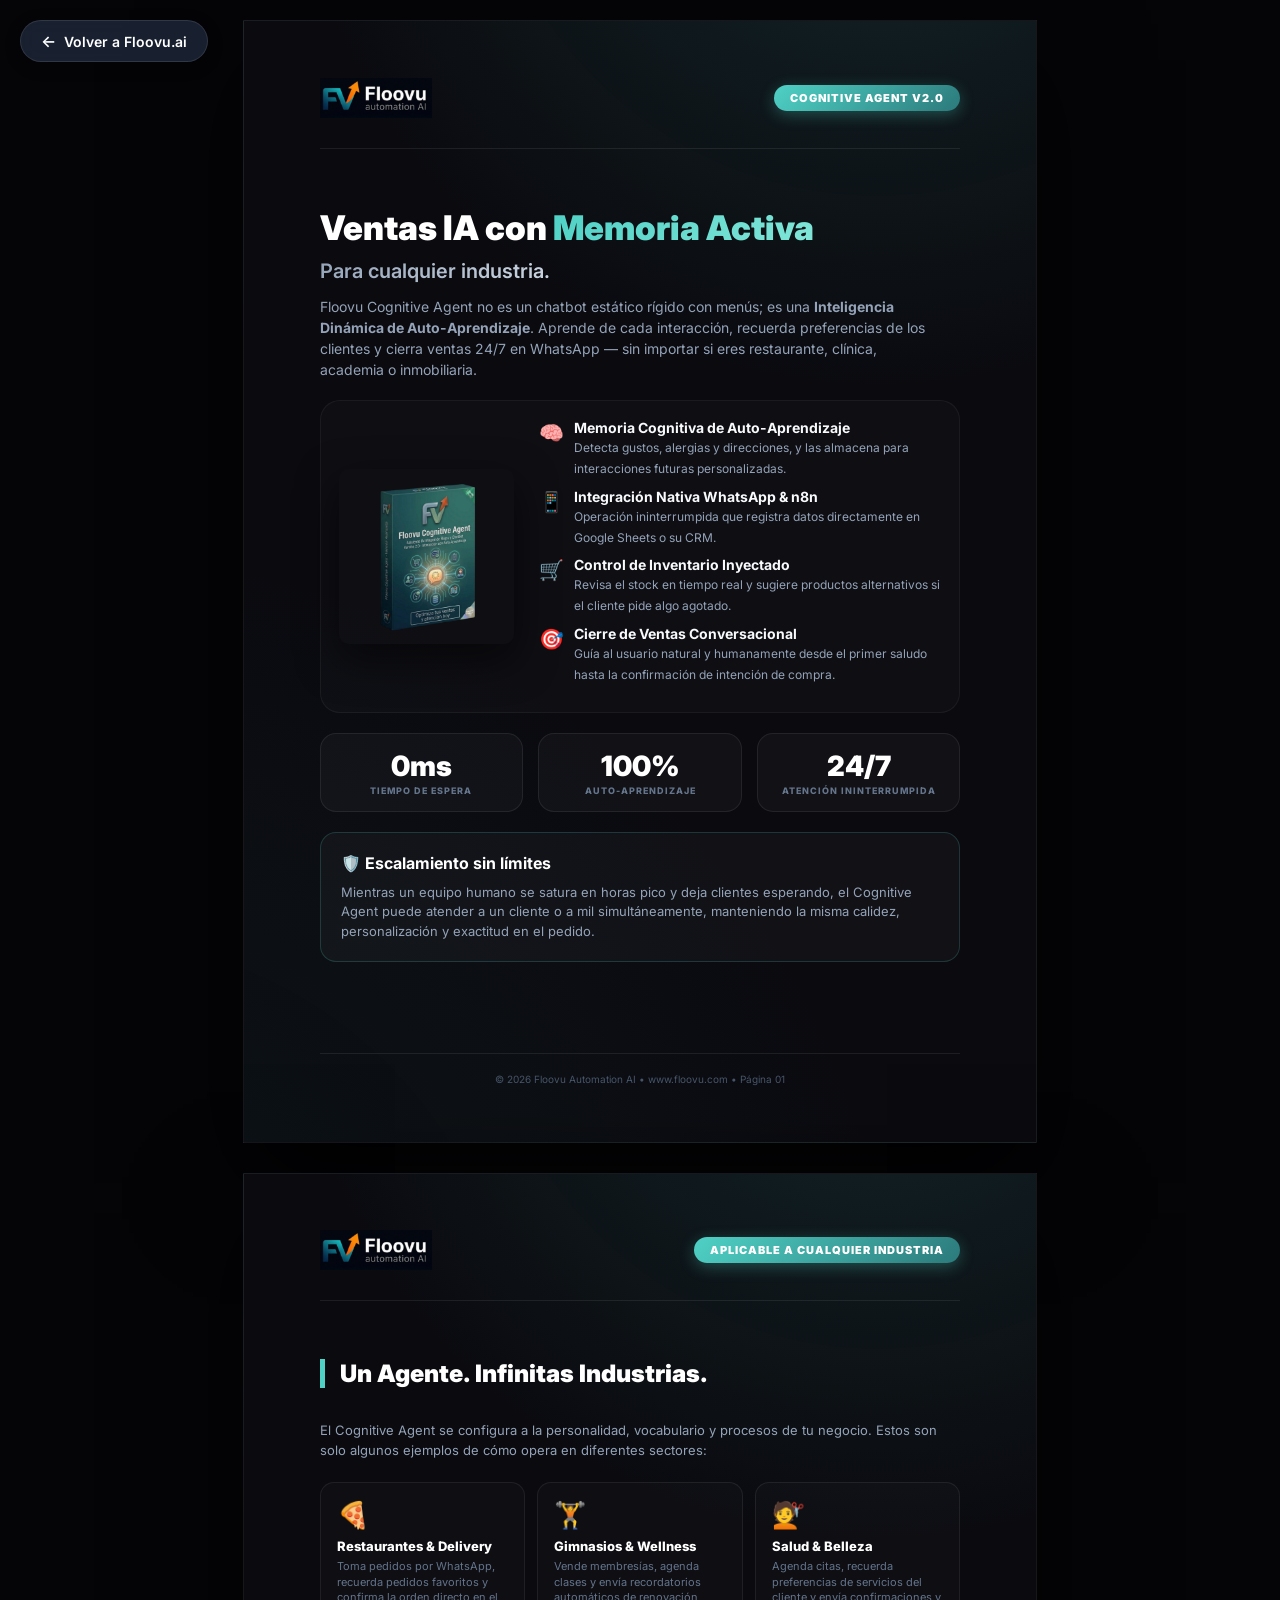
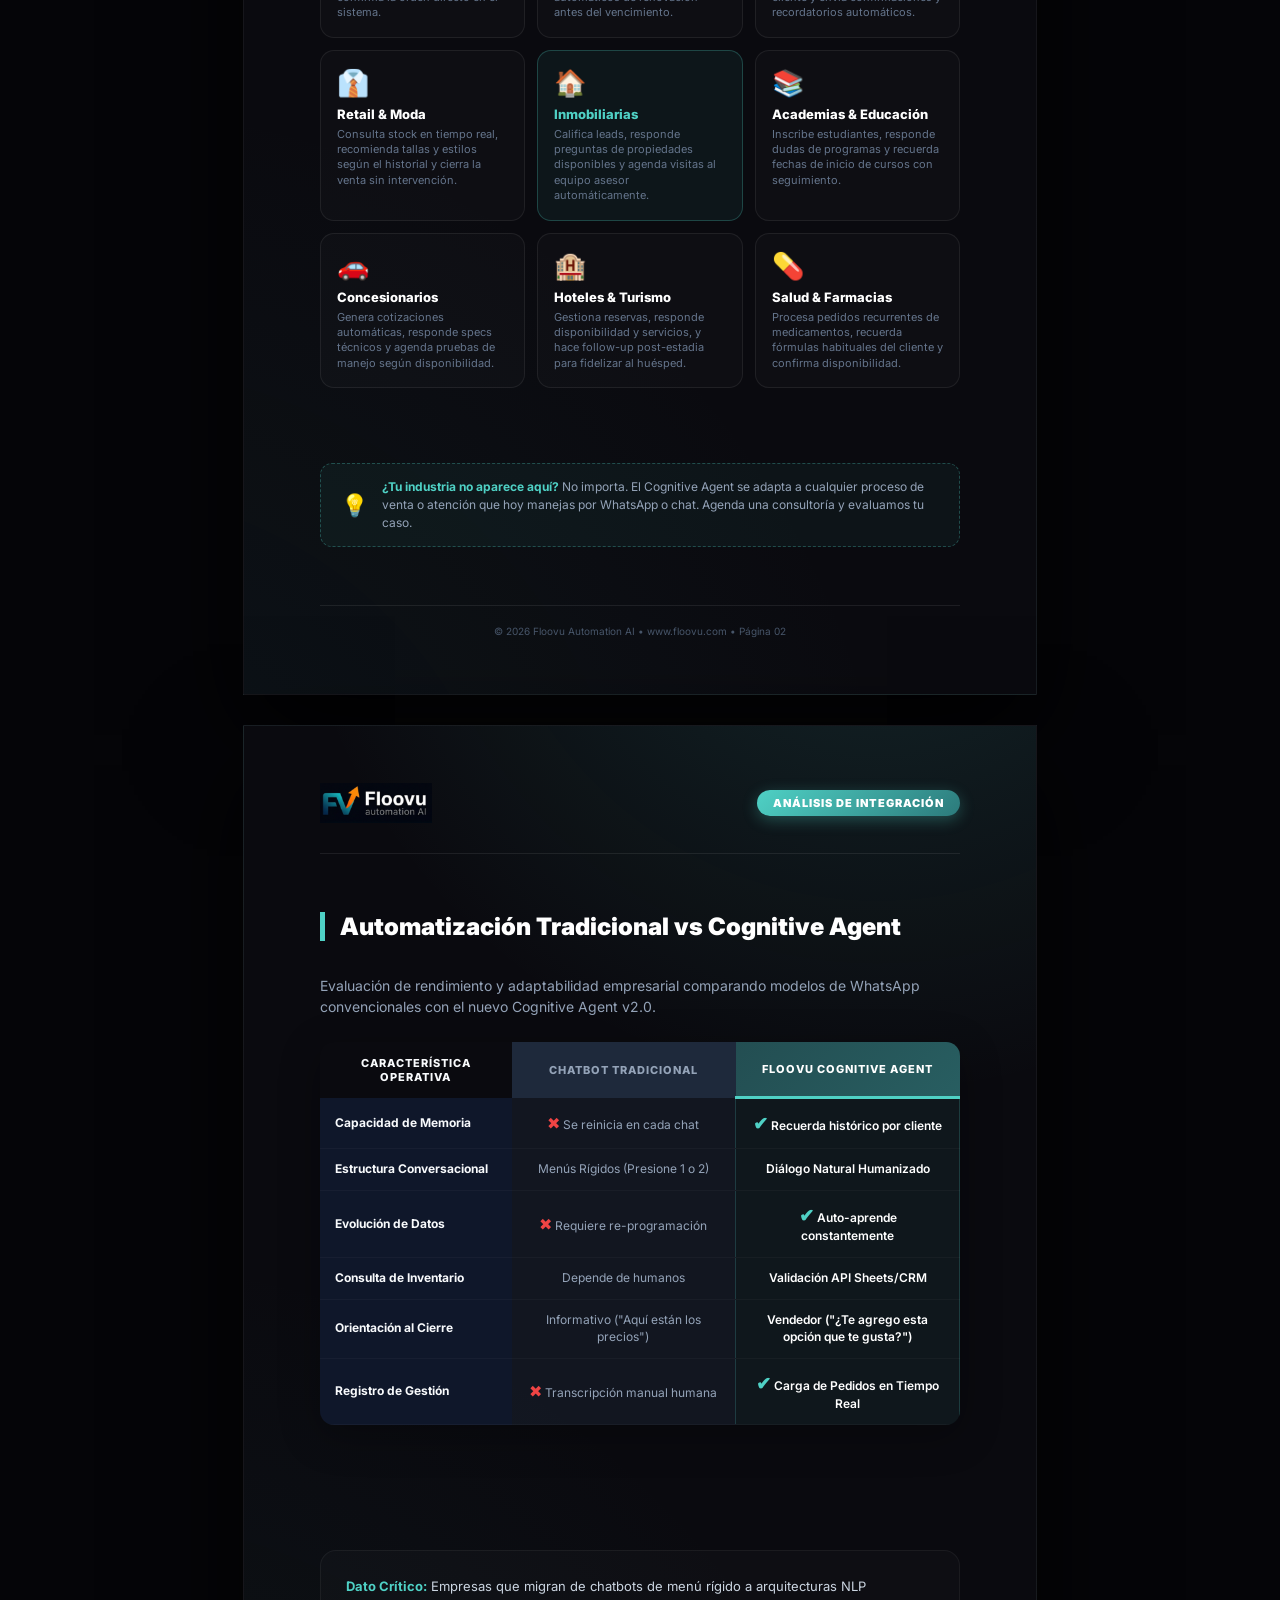
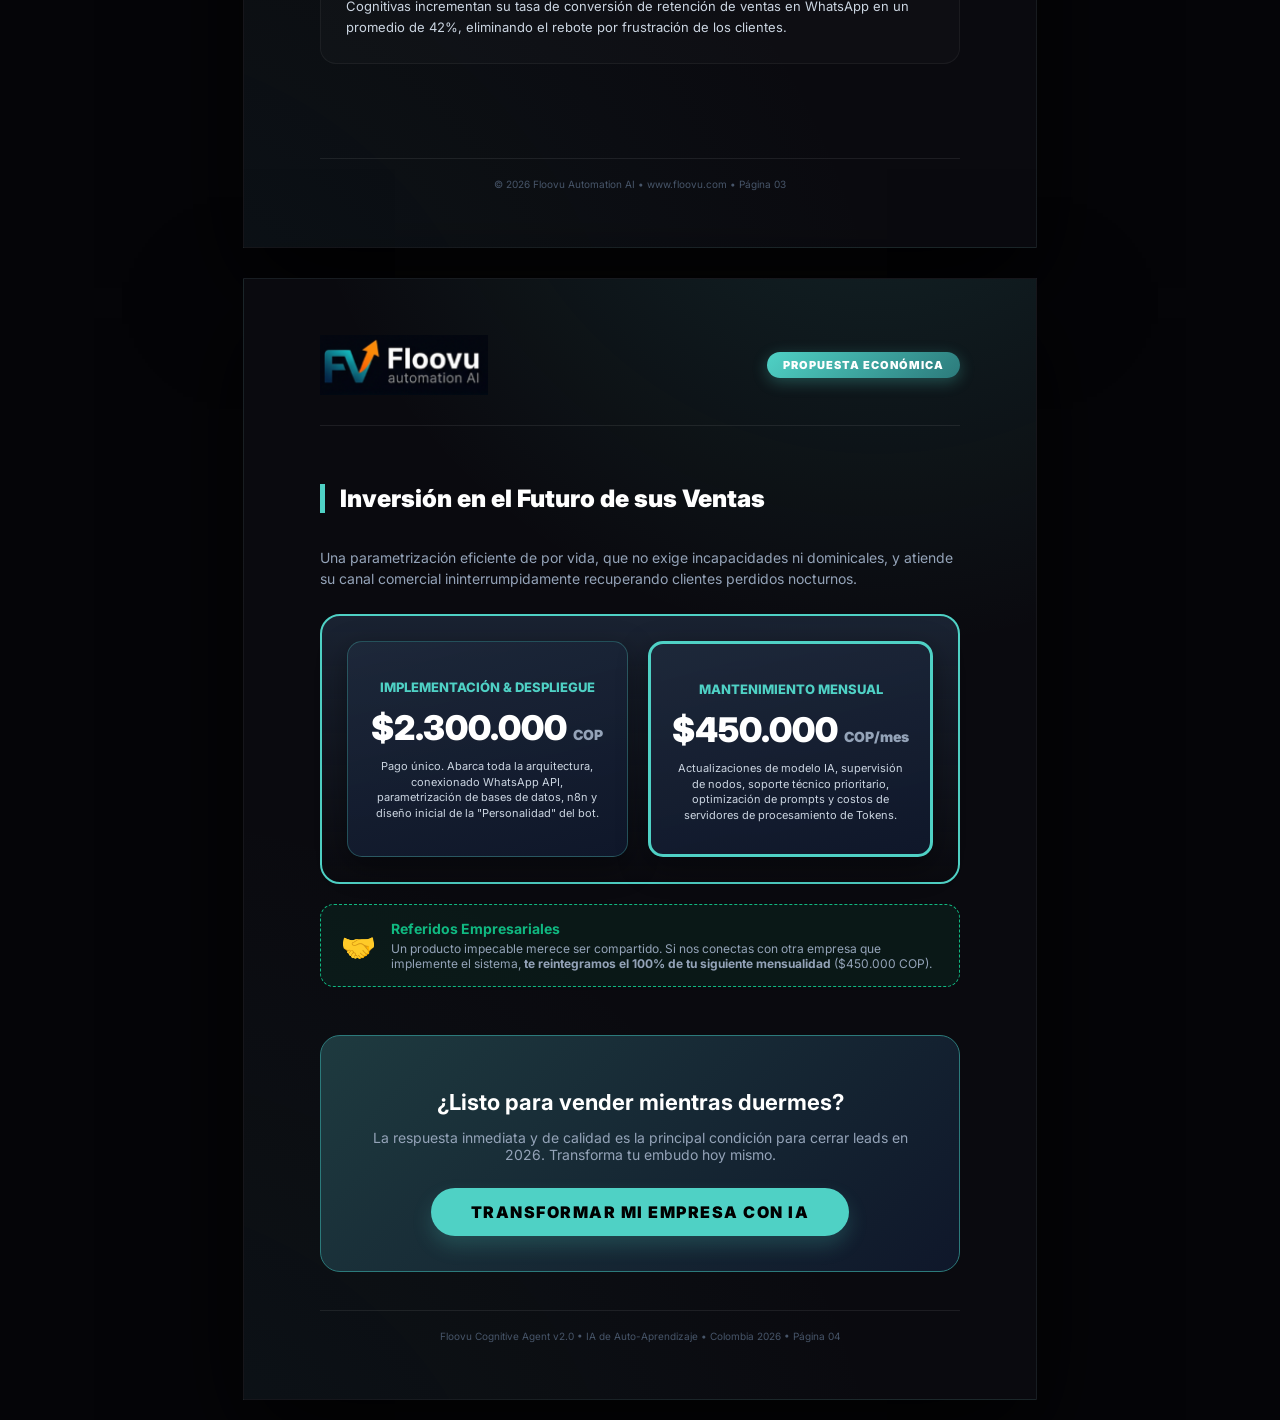
<file: cognitive-agent.html>
<!DOCTYPE html>
<html lang="es">

<head>
    <meta charset="UTF-8">
    <title>Floovu Cognitive Agent | Propuesta Comercial</title>
    <link rel="icon" type="image/png" href="images/favicon.png?v=2">
    <link rel="shortcut icon" href="images/favicon.png?v=2">
    <link rel="apple-touch-icon" href="images/favicon.png?v=2">
    <style>
        @import url('https://fonts.googleapis.com/css2?family=Inter:wght@300;400;600;700;800;900&display=swap');

        @page {
            size: A4;
            margin: 0;
        }

        * {
            box-sizing: border-box;
            -webkit-print-color-adjust: exact;
            print-color-adjust: exact;
        }

        body {
            margin: 0;
            padding: 20px;
            font-family: 'Inter', sans-serif;
            background-color: #050508;
            display: flex;
            flex-direction: column;
            align-items: center;
            gap: 30px;
        }

        .a4-container {
            width: 210mm;
            height: 297mm;
            background: #0a0a0f;
            position: relative;
            overflow: hidden;
            padding: 15mm 20mm;
            color: #e2e8f0;
            background-image:
                radial-gradient(circle at 80% -20%, rgba(79, 209, 197, 0.15) 0%, transparent 40%),
                radial-gradient(circle at -20% 120%, rgba(44, 122, 123, 0.1) 0%, transparent 50%);
            box-shadow: 0 40px 100px rgba(0, 0, 0, 0.8);
            page-break-after: always;
            break-after: page;
            display: flex;
            flex-direction: column;
            border: 1px solid rgba(255, 255, 255, 0.05);
        }

        .header {
            display: flex;
            justify-content: space-between;
            align-items: center;
            border-bottom: 1px solid rgba(255, 255, 255, 0.08);
            padding-bottom: 8mm;
            margin-bottom: 10mm;
        }

        .logo-main-img {
            height: 60px;
            width: auto;
            display: block;
        }

        .badge-pro {
            background: linear-gradient(135deg, #4FD1C5, #2C7A7B);
            color: #ffffff;
            padding: 6px 16px;
            border-radius: 30px;
            font-size: 11px;
            font-weight: 900;
            box-shadow: 0 4px 15px rgba(79, 209, 197, 0.3);
            letter-spacing: 1px;
            text-transform: uppercase;
        }

        .hero {
            margin-bottom: 20px;
        }

        .hero h1 {
            font-size: 34px;
            font-weight: 950;
            line-height: 1.1;
            margin-bottom: 12px;
            color: #ffffff;
        }

        .hero h1 span {
            background: linear-gradient(135deg, #4FD1C5, #81e6d9);
            -webkit-background-clip: text;
            background-clip: text;
            -webkit-text-fill-color: transparent;
        }

        .hero p {
            font-size: 14px;
            color: #94a3b8;
            max-width: 95%;
            line-height: 1.5;
            margin: 0;
        }

        .product-showcase {
            display: flex;
            gap: 25px;
            align-items: center;
            margin-bottom: 20px;
            background: rgba(255, 255, 255, 0.02);
            border: 1px solid rgba(255, 255, 255, 0.05);
            border-radius: 20px;
            padding: 18px;
        }

        .product-img {
            width: 175px;
            height: auto;
            border-radius: 10px;
            box-shadow: 0 15px 40px rgba(0, 0, 0, 0.5);
        }

        .features-list {
            flex: 1;
        }

        .feature-item {
            display: flex;
            align-items: flex-start;
            gap: 10px;
            margin-bottom: 10px;
        }

        .feature-icon {
            color: #4FD1C5;
            font-size: 20px;
            margin-top: 2px;
        }

        .feature-text b {
            color: #f8fafc;
            display: block;
            font-size: 14px;
        }

        .feature-text span {
            color: #94a3b8;
            font-size: 12px;
            line-height: 1.4;
        }

        .section-title {
            font-size: 24px;
            font-weight: 900;
            color: #ffffff;
            margin-bottom: 20px;
            border-left: 5px solid #4FD1C5;
            padding-left: 15px;
        }

        .comparison-table {
            width: 100%;
            border-collapse: collapse;
            border-radius: 14px;
            overflow: hidden;
            box-shadow: 0 10px 40px rgba(0, 0, 0, 0.3);
            margin-bottom: auto;
        }

        .comparison-table th {
            padding: 14px 10px;
            font-weight: 800;
            font-size: 11px;
            text-transform: uppercase;
            letter-spacing: 1px;
            text-align: center;
        }

        .comparison-table th.col-base {
            background: #1e293b;
            color: #94a3b8;
        }

        .comparison-table th.col-pro {
            background: linear-gradient(135deg, #234e52, #285e61);
            color: #ffffff;
            border-bottom: 3px solid #4FD1C5;
        }

        .comparison-table td {
            padding: 12px 15px;
            font-size: 12px;
            border-bottom: 1px solid rgba(255, 255, 255, 0.03);
            line-height: 1.4;
            vertical-align: middle;
        }

        .td-feature {
            background: #0f172a;
            color: #f8fafc;
            font-weight: 700;
            width: 30%;
        }

        .td-base {
            background: rgba(30, 41, 59, 0.4);
            color: #94a3b8;
            width: 35%;
            text-align: center;
        }

        .td-pro {
            background: rgba(35, 78, 82, 0.2);
            color: #ffffff;
            font-weight: 600;
            width: 35%;
            text-align: center;
            border-left: 1px solid rgba(79, 209, 197, 0.2);
            border-right: 1px solid rgba(79, 209, 197, 0.2);
        }

        .check-no {
            color: #ef4444;
            font-size: 16px;
        }

        .check-yes {
            color: #10b981;
            font-size: 16px;
        }

        .check-pro {
            color: #4FD1C5;
            font-size: 18px;
            font-weight: 900;
        }

        .metrics {
            display: flex;
            gap: 15px;
            margin-bottom: 20px;
        }

        .metric-card {
            background: rgba(255, 255, 255, 0.03);
            border: 1px solid rgba(255, 255, 255, 0.08);
            border-radius: 16px;
            padding: 15px;
            flex: 1;
            text-align: center;
        }

        .metric-card .value {
            font-size: 28px;
            font-weight: 900;
            color: #ffffff;
            margin-bottom: 2px;
        }

        .metric-card .label {
            font-size: 9px;
            color: #64748b;
            text-transform: uppercase;
            font-weight: 800;
            letter-spacing: 1px;
        }

        .pricing-section {
            background: linear-gradient(180deg, rgba(30, 41, 59, 0.8) 0%, rgba(15, 23, 42, 0) 100%);
            border: 2px solid #4FD1C5;
            border-radius: 20px;
            padding: 25px;
            margin-bottom: 20px;
            position: relative;
        }

        .pricing-grid {
            display: flex;
            gap: 20px;
        }

        .pricing-card {
            flex: 1;
            background: rgba(15, 23, 42, 0.7);
            border: 1px solid rgba(79, 209, 197, 0.3);
            border-radius: 15px;
            padding: 20px;
            text-align: center;
        }

        .pricing-card.main {
            background: linear-gradient(165deg, rgba(30, 41, 59, 0.9), rgba(15, 23, 42, 1));
            box-shadow: 0 10px 30px rgba(0, 0, 0, 0.4);
        }

        .pricing-card h4 {
            color: #4FD1C5;
            font-size: 13px;
            text-transform: uppercase;
            margin-bottom: 12px;
            font-weight: 800;
        }

        .pricing-price {
            font-size: 34px;
            font-weight: 950;
            color: #ffffff;
            margin-bottom: 10px;
        }

        .pricing-price span {
            font-size: 14px;
            color: #94a3b8;
        }

        .pricing-desc {
            font-size: 11px;
            color: #cbd5e1;
            line-height: 1.4;
        }

        .referral-box {
            background: rgba(16, 185, 129, 0.08);
            border: 1px dashed #10b981;
            border-radius: 14px;
            padding: 15px 20px;
            display: flex;
            align-items: center;
            gap: 15px;
            margin-bottom: 20px;
        }

        .footer {
            margin-top: auto;
            text-align: center;
            padding-top: 5mm;
            border-top: 1px solid rgba(255, 255, 255, 0.08);
            font-size: 10px;
            color: #475569;
        }

        @media print {
            body {
                padding: 0;
                background-color: transparent;
            }

            .a4-container {
                box-shadow: none;
            }
        }
    </style>
</head>

<body>

    <!-- ==================== PÁGINA 1: PRESENTACIÓN Y FEATURES ==================== -->
    <div class="a4-container">

        <!-- Botón Volver Flotante -->
        <a href="index.html"
            style="position: fixed; top: 20px; left: 20px; z-index: 1000; background: rgba(30, 41, 59, 0.8); backdrop-filter: blur(10px); color: #fff; padding: 10px 20px; border-radius: 50px; text-decoration: none; font-size: 14px; font-weight: 600; border: 1px solid rgba(255, 255, 255, 0.1); display: flex; align-items: center; gap: 8px; box-shadow: 0 4px 15px rgba(0,0,0,0.3); transition: all 0.3s;"
            onmouseover="this.style.background='rgba(44, 122, 123, 0.4)'; this.style.borderColor='rgba(79, 209, 197, 0.4)';"
            onmouseout="this.style.background='rgba(30, 41, 59, 0.8)'; this.style.borderColor='rgba(255, 255, 255, 0.1)';">
            <span style="font-size: 16px;">←</span> Volver a Floovu.ai
        </a>

        <div class="header">
            <img src="images/logo.png" alt="Floovu AI" class="logo-main-img" style="height: 40px; width: auto;">
            <span class="badge-pro">Cognitive Agent v2.0</span>
        </div>

        <div class="hero">
            <h1>Ventas IA con <span>Memoria Activa</span><br><span style="font-size:20px; font-weight:600; background: linear-gradient(135deg,#94a3b8,#cbd5e1); -webkit-background-clip:text; background-clip:text; -webkit-text-fill-color:transparent;">Para cualquier industria.</span></h1>
            <p>Floovu Cognitive Agent no es un chatbot estático rígido con menús; es una <b>Inteligencia Dinámica de Auto-Aprendizaje</b>. Aprende de cada interacción, recuerda preferencias de los clientes y cierra ventas 24/7 en WhatsApp — sin importar si eres restaurante, clínica, academia o inmobiliaria.</p>
        </div>

        <div class="product-showcase">
            <img src="images/cognitive-agent.png" alt="Floovu Cognitive Agent" class="product-img" style="object-fit: contain; max-height: 250px;" />
            <div class="features-list">
                <div class="feature-item">
                    <span class="feature-icon">🧠</span>
                    <div class="feature-text">
                        <b>Memoria Cognitiva de Auto-Aprendizaje</b>
                        <span>Detecta gustos, alergias y direcciones, y las almacena para interacciones futuras personalizadas.</span>
                    </div>
                </div>
                <div class="feature-item">
                    <span class="feature-icon">📱</span>
                    <div class="feature-text">
                        <b>Integración Nativa WhatsApp & n8n</b>
                        <span>Operación ininterrumpida que registra datos directamente en Google Sheets o su CRM.</span>
                    </div>
                </div>
                <div class="feature-item">
                    <span class="feature-icon">🛒</span>
                    <div class="feature-text">
                        <b>Control de Inventario Inyectado</b>
                        <span>Revisa el stock en tiempo real y sugiere productos alternativos si el cliente pide algo agotado.</span>
                    </div>
                </div>
                <div class="feature-item">
                    <span class="feature-icon">🎯</span>
                    <div class="feature-text">
                        <b>Cierre de Ventas Conversacional</b>
                        <span>Guía al usuario natural y humanamente desde el primer saludo hasta la confirmación de intención de compra.</span>
                    </div>
                </div>
            </div>
        </div>

        <div class="metrics">
            <div class="metric-card">
                <div class="value">0ms</div>
                <div class="label">Tiempo de Espera</div>
            </div>
            <div class="metric-card">
                <div class="value">100%</div>
                <div class="label">Auto-Aprendizaje</div>
            </div>
            <div class="metric-card">
                <div class="value">24/7</div>
                <div class="label">Atención Ininterrumpida</div>
            </div>
        </div>

        <div
            style="background: rgba(255,255,255,0.03); padding: 20px; border-radius: 16px; border: 1px solid rgba(79, 209, 197, 0.2);">
            <h3 style="color: #ffffff; font-size: 16px; margin: 0 0 10px 0;">🛡️ Escalamiento sin límites</h3>
            <p style="font-size: 13px; color: #94a3b8; line-height: 1.5; margin: 0;">
                Mientras un equipo humano se satura en horas pico y deja clientes esperando, el Cognitive Agent puede atender a un cliente o a mil simultáneamente, manteniendo la misma calidez, personalización y exactitud en el pedido.
            </p>
        </div>

        <div class="footer" style="margin-top: auto;">
            © 2026 Floovu Automation AI • www.floovu.com • Página 01
        </div>
    </div>

    <!-- ==================== PÁGINA 2: CASOS DE USO POR INDUSTRIA ==================== -->
    <div class="a4-container">
        <div class="header">
            <img src="images/logo.png" alt="Floovu AI" class="logo-main-img" style="height: 40px; width: auto;">
            <span class="badge-pro">Aplicable a Cualquier Industria</span>
        </div>

        <h2 class="section-title">Un Agente. Infinitas Industrias.</h2>
        <p style="color: #94a3b8; font-size: 13px; margin-bottom: 22px; line-height: 1.5;">El Cognitive Agent se configura a la personalidad, vocabulario y procesos de tu negocio. Estos son solo algunos ejemplos de cómo opera en diferentes sectores:</p>

        <div style="display: grid; grid-template-columns: 1fr 1fr 1fr; gap: 12px; margin-bottom: auto;">

            <div style="background: rgba(255,255,255,0.02); border: 1px solid rgba(255,255,255,0.07); border-radius: 14px; padding: 16px;">
                <div style="font-size: 26px; margin-bottom: 8px;">🍕</div>
                <h4 style="color: #fff; font-size: 13px; font-weight: 800; margin: 0 0 5px;">Restaurantes & Delivery</h4>
                <p style="color: #64748b; font-size: 11px; margin: 0; line-height: 1.4;">Toma pedidos por WhatsApp, recuerda pedidos favoritos y confirma la orden directo en el sistema.</p>
            </div>

            <div style="background: rgba(255,255,255,0.02); border: 1px solid rgba(255,255,255,0.07); border-radius: 14px; padding: 16px;">
                <div style="font-size: 26px; margin-bottom: 8px;">🏋️</div>
                <h4 style="color: #fff; font-size: 13px; font-weight: 800; margin: 0 0 5px;">Gimnasios & Wellness</h4>
                <p style="color: #64748b; font-size: 11px; margin: 0; line-height: 1.4;">Vende membresías, agenda clases y envía recordatorios automáticos de renovación antes del vencimiento.</p>
            </div>

            <div style="background: rgba(255,255,255,0.02); border: 1px solid rgba(255,255,255,0.07); border-radius: 14px; padding: 16px;">
                <div style="font-size: 26px; margin-bottom: 8px;">💇</div>
                <h4 style="color: #fff; font-size: 13px; font-weight: 800; margin: 0 0 5px;">Salud & Belleza</h4>
                <p style="color: #64748b; font-size: 11px; margin: 0; line-height: 1.4;">Agenda citas, recuerda preferencias de servicios del cliente y envía confirmaciones y recordatorios automáticos.</p>
            </div>

            <div style="background: rgba(255,255,255,0.02); border: 1px solid rgba(255,255,255,0.07); border-radius: 14px; padding: 16px;">
                <div style="font-size: 26px; margin-bottom: 8px;">👔</div>
                <h4 style="color: #fff; font-size: 13px; font-weight: 800; margin: 0 0 5px;">Retail & Moda</h4>
                <p style="color: #64748b; font-size: 11px; margin: 0; line-height: 1.4;">Consulta stock en tiempo real, recomienda tallas y estilos según el historial y cierra la venta sin intervención.</p>
            </div>

            <div style="background: rgba(79,209,197,0.06); border: 1px solid rgba(79,209,197,0.25); border-radius: 14px; padding: 16px; position: relative;">
                <div style="font-size: 26px; margin-bottom: 8px;">🏠</div>
                <h4 style="color: #4FD1C5; font-size: 13px; font-weight: 800; margin: 0 0 5px;">Inmobiliarias</h4>
                <p style="color: #64748b; font-size: 11px; margin: 0; line-height: 1.4;">Califica leads, responde preguntas de propiedades disponibles y agenda visitas al equipo asesor automáticamente.</p>
            </div>

            <div style="background: rgba(255,255,255,0.02); border: 1px solid rgba(255,255,255,0.07); border-radius: 14px; padding: 16px;">
                <div style="font-size: 26px; margin-bottom: 8px;">📚</div>
                <h4 style="color: #fff; font-size: 13px; font-weight: 800; margin: 0 0 5px;">Academias & Educación</h4>
                <p style="color: #64748b; font-size: 11px; margin: 0; line-height: 1.4;">Inscribe estudiantes, responde dudas de programas y recuerda fechas de inicio de cursos con seguimiento.</p>
            </div>

            <div style="background: rgba(255,255,255,0.02); border: 1px solid rgba(255,255,255,0.07); border-radius: 14px; padding: 16px;">
                <div style="font-size: 26px; margin-bottom: 8px;">🚗</div>
                <h4 style="color: #fff; font-size: 13px; font-weight: 800; margin: 0 0 5px;">Concesionarios</h4>
                <p style="color: #64748b; font-size: 11px; margin: 0; line-height: 1.4;">Genera cotizaciones automáticas, responde specs técnicos y agenda pruebas de manejo según disponibilidad.</p>
            </div>

            <div style="background: rgba(255,255,255,0.02); border: 1px solid rgba(255,255,255,0.07); border-radius: 14px; padding: 16px;">
                <div style="font-size: 26px; margin-bottom: 8px;">🏨</div>
                <h4 style="color: #fff; font-size: 13px; font-weight: 800; margin: 0 0 5px;">Hoteles & Turismo</h4>
                <p style="color: #64748b; font-size: 11px; margin: 0; line-height: 1.4;">Gestiona reservas, responde disponibilidad y servicios, y hace follow-up post-estadia para fidelizar al huésped.</p>
            </div>

            <div style="background: rgba(255,255,255,0.02); border: 1px solid rgba(255,255,255,0.07); border-radius: 14px; padding: 16px;">
                <div style="font-size: 26px; margin-bottom: 8px;">💊</div>
                <h4 style="color: #fff; font-size: 13px; font-weight: 800; margin: 0 0 5px;">Salud & Farmacias</h4>
                <p style="color: #64748b; font-size: 11px; margin: 0; line-height: 1.4;">Procesa pedidos recurrentes de medicamentos, recuerda fórmulas habituales del cliente y confirma disponibilidad.</p>
            </div>

        </div>

        <div style="margin-top: 16px; background: rgba(79,209,197,0.05); border: 1px dashed rgba(79,209,197,0.3); border-radius: 12px; padding: 14px 20px; display: flex; align-items: center; gap: 14px;">
            <span style="font-size: 22px;">💡</span>
            <p style="color: #94a3b8; font-size: 12px; margin: 0; line-height: 1.5;"><strong style="color: #4FD1C5;">¿Tu industria no aparece aquí?</strong> No importa. El Cognitive Agent se adapta a cualquier proceso de venta o atención que hoy manejas por WhatsApp o chat. Agenda una consultoría y evaluamos tu caso.</p>
        </div>

        <div class="footer" style="margin-top: auto;">
            © 2026 Floovu Automation AI • www.floovu.com • Página 02
        </div>
    </div>

    <!-- ==================== PÁGINA 3: COMPARATIVA ==================== -->
    <div class="a4-container">
        <div class="header">
            <img src="images/logo.png" alt="Floovu AI" class="logo-main-img" style="height: 40px; width: auto;">
            <span class="badge-pro">Análisis de Integración</span>
        </div>

        <h2 class="section-title">Automatización Tradicional vs Cognitive Agent</h2>
        <p style="color: #94a3b8; font-size: 14px; margin-bottom: 25px; line-height: 1.5;">Evaluación de rendimiento y adaptabilidad empresarial comparando modelos de WhatsApp convencionales con el nuevo Cognitive Agent v2.0.</p>

        <table class="comparison-table">
            <thead>
                <tr>
                    <th class="td-feature" style="background: transparent;">Característica Operativa</th>
                    <th class="col-base">Chatbot Tradicional</th>
                    <th class="col-pro">Floovu Cognitive Agent</th>
                </tr>
            </thead>
            <tbody>
                <tr>
                    <td class="td-feature">Capacidad de Memoria</td>
                    <td class="td-base"><span class="check-no">✖</span> Se reinicia en cada chat</td>
                    <td class="td-pro"><span class="check-pro">✔</span> Recuerda histórico por cliente</td>
                </tr>
                <tr>
                    <td class="td-feature">Estructura Conversacional</td>
                    <td class="td-base">Menús Rígidos (Presione 1 o 2)</td>
                    <td class="td-pro">Diálogo Natural Humanizado</td>
                </tr>
                <tr>
                    <td class="td-feature">Evolución de Datos</td>
                    <td class="td-base"><span class="check-no">✖</span> Requiere re-programación</td>
                    <td class="td-pro"><span class="check-pro">✔</span> Auto-aprende constantemente</td>
                </tr>
                <tr>
                    <td class="td-feature">Consulta de Inventario</td>
                    <td class="td-base">Depende de humanos</td>
                    <td class="td-pro">Validación API Sheets/CRM</td>
                </tr>
                <tr>
                    <td class="td-feature">Orientación al Cierre</td>
                    <td class="td-base">Informativo ("Aquí están los precios")</td>
                    <td class="td-pro">Vendedor ("¿Te agrego esta opción que te gusta?")</td>
                </tr>
                <tr>
                    <td class="td-feature">Registro de Gestión</td>
                    <td class="td-base"><span class="check-no">✖</span> Transcripción manual humana</td>
                    <td class="td-pro"><span class="check-pro">✔</span> Carga de Pedidos en Tiempo Real</td>
                </tr>
            </tbody>
        </table>

        <div
            style="margin-top: 30px; background: rgba(255,255,255,0.02); border: 1px solid rgba(255,255,255,0.05); padding: 25px; border-radius: 16px;">
            <p style="color: #cbd5e1; font-size: 13px; line-height: 1.6; margin: 0;">
                <b style="color: #4FD1C5;">Dato Crítico:</b> Empresas que migran de chatbots de menú rígido a arquitecturas NLP Cognitivas incrementan su tasa de conversión de retención de ventas en WhatsApp en un promedio de 42%, eliminando el rebote por frustración de los clientes.
            </p>
        </div>

        <div class="footer" style="margin-top: auto;">
            © 2026 Floovu Automation AI • www.floovu.com • Página 03
        </div>
    </div>

    <!-- ==================== PÁGINA 4: INVERSIÓN ==================== -->
    <div class="a4-container">
        <div class="header">
            <img src="images/logo.png" alt="Floovu AI" class="logo-main-img" style="height: 60px; width: auto;">
            <span class="badge-pro">Propuesta Económica</span>
        </div>

        <h2 class="section-title" style="border-left-color: #4FD1C5;">Inversión en el Futuro de sus Ventas</h2>
        <p style="color: #94a3b8; font-size: 14px; margin-bottom: 25px; line-height: 1.5;">Una parametrización eficiente de por vida, que no exige incapacidades ni dominicales, y atiende su canal comercial ininterrumpidamente recuperando clientes perdidos nocturnos.</p>

        <div class="pricing-section">
            <div class="pricing-grid">
                <div class="pricing-card main">
                    <h4>Implementación & Despliegue</h4>
                    <div class="pricing-price">$2.300.000 <span>COP</span></div>
                    <p class="pricing-desc">
                        Pago único. Abarca toda la arquitectura, conexionado WhatsApp API, parametrización de bases de datos, n8n y diseño inicial de la "Personalidad" del bot.
                    </p>
                </div>
                <div class="pricing-card main" style="border-width: 3px; border-color: #4FD1C5;">
                    <h4>Mantenimiento Mensual</h4>
                    <div class="pricing-price">$450.000 <span>COP/mes</span></div>
                    <p class="pricing-desc">
                        Actualizaciones de modelo IA, supervisión de nodos, soporte técnico prioritario, optimización de prompts y costos de servidores de procesamiento de Tokens.
                    </p>
                </div>
            </div>
        </div>

        <div class="referral-box" style="margin-bottom: 30px;">
            <div style="font-size: 28px;">🤝</div>
            <div>
                <h4 style="color: #10b981; font-size: 14px; margin: 0 0 4px 0;">Referidos Empresariales</h4>
                <p style="color: #94a3b8; font-size: 12px; margin: 0;">Un producto impecable merece ser compartido. Si nos conectas con otra empresa que implemente el sistema, <b>te reintegramos el 100% de tu siguiente mensualidad</b> ($450.000 COP).
                </p>
            </div>
        </div>

        <div
            style="background: linear-gradient(135deg, #1E3A3F, #0f172a); border-radius: 20px; padding: 35px; text-align: center; border: 1px solid #2C7A7B; margin-top: auto; margin-bottom: 20px;">
            <h2 style="color: #ffffff; font-size: 22px; margin-bottom: 12px;">¿Listo para vender mientras duermes?</h2>
            <p style="color: #94a3b8; font-size: 14px; margin-bottom: 25px;">La respuesta inmediata y de calidad es la principal condición para cerrar leads en 2026. Transforma tu embudo hoy mismo.</p>
            <a href="index.html#contacto"
                style="display:inline-block; padding: 14px 40px; background: #4FD1C5; color: #000; font-weight: 900; border-radius: 50px; text-transform: uppercase; letter-spacing: 1.5px; box-shadow: 0 10px 20px rgba(79, 209, 197, 0.2); text-decoration: none;">
                Transformar mi Empresa con IA</a>
        </div>

        <div class="footer" style="margin-top: auto;">
            Floovu Cognitive Agent v2.0 • IA de Auto-Aprendizaje • Colombia 2026 • Página 04
        </div>
    </div>

</body>

</html>
</file>
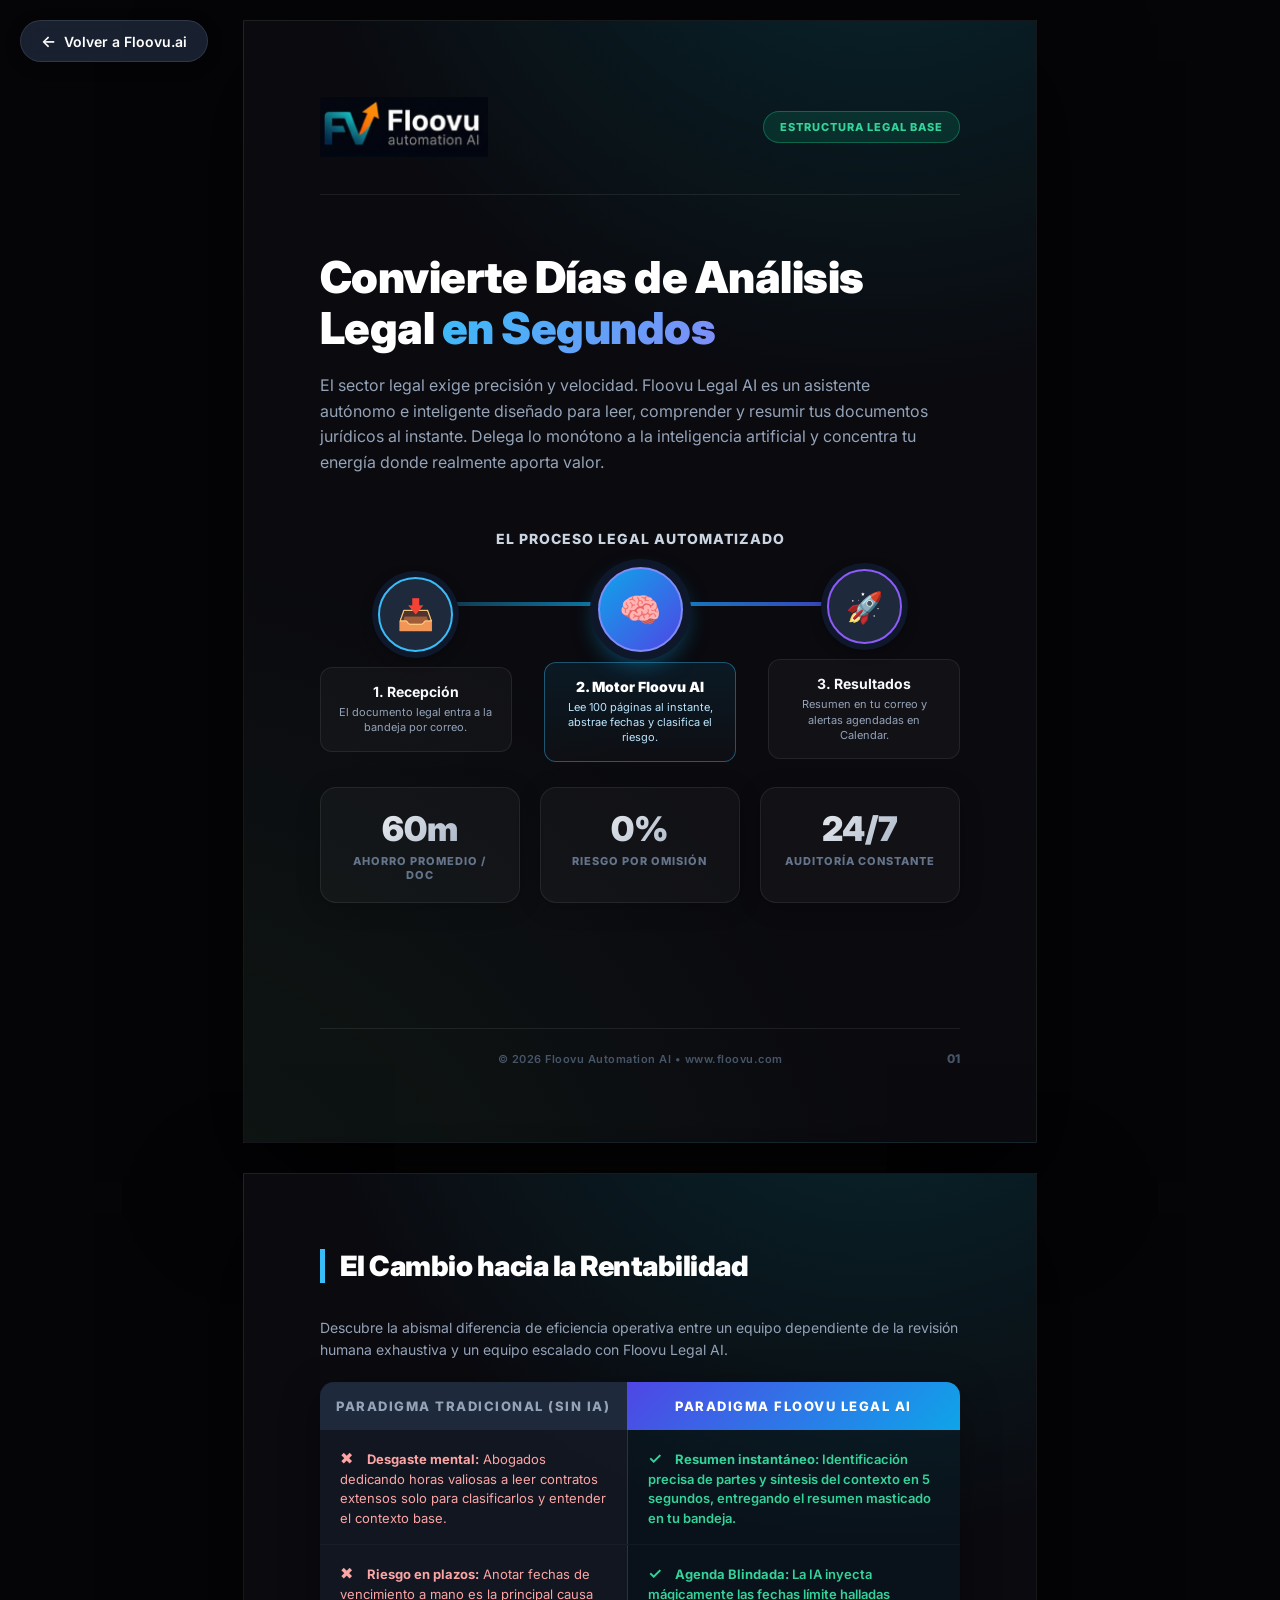
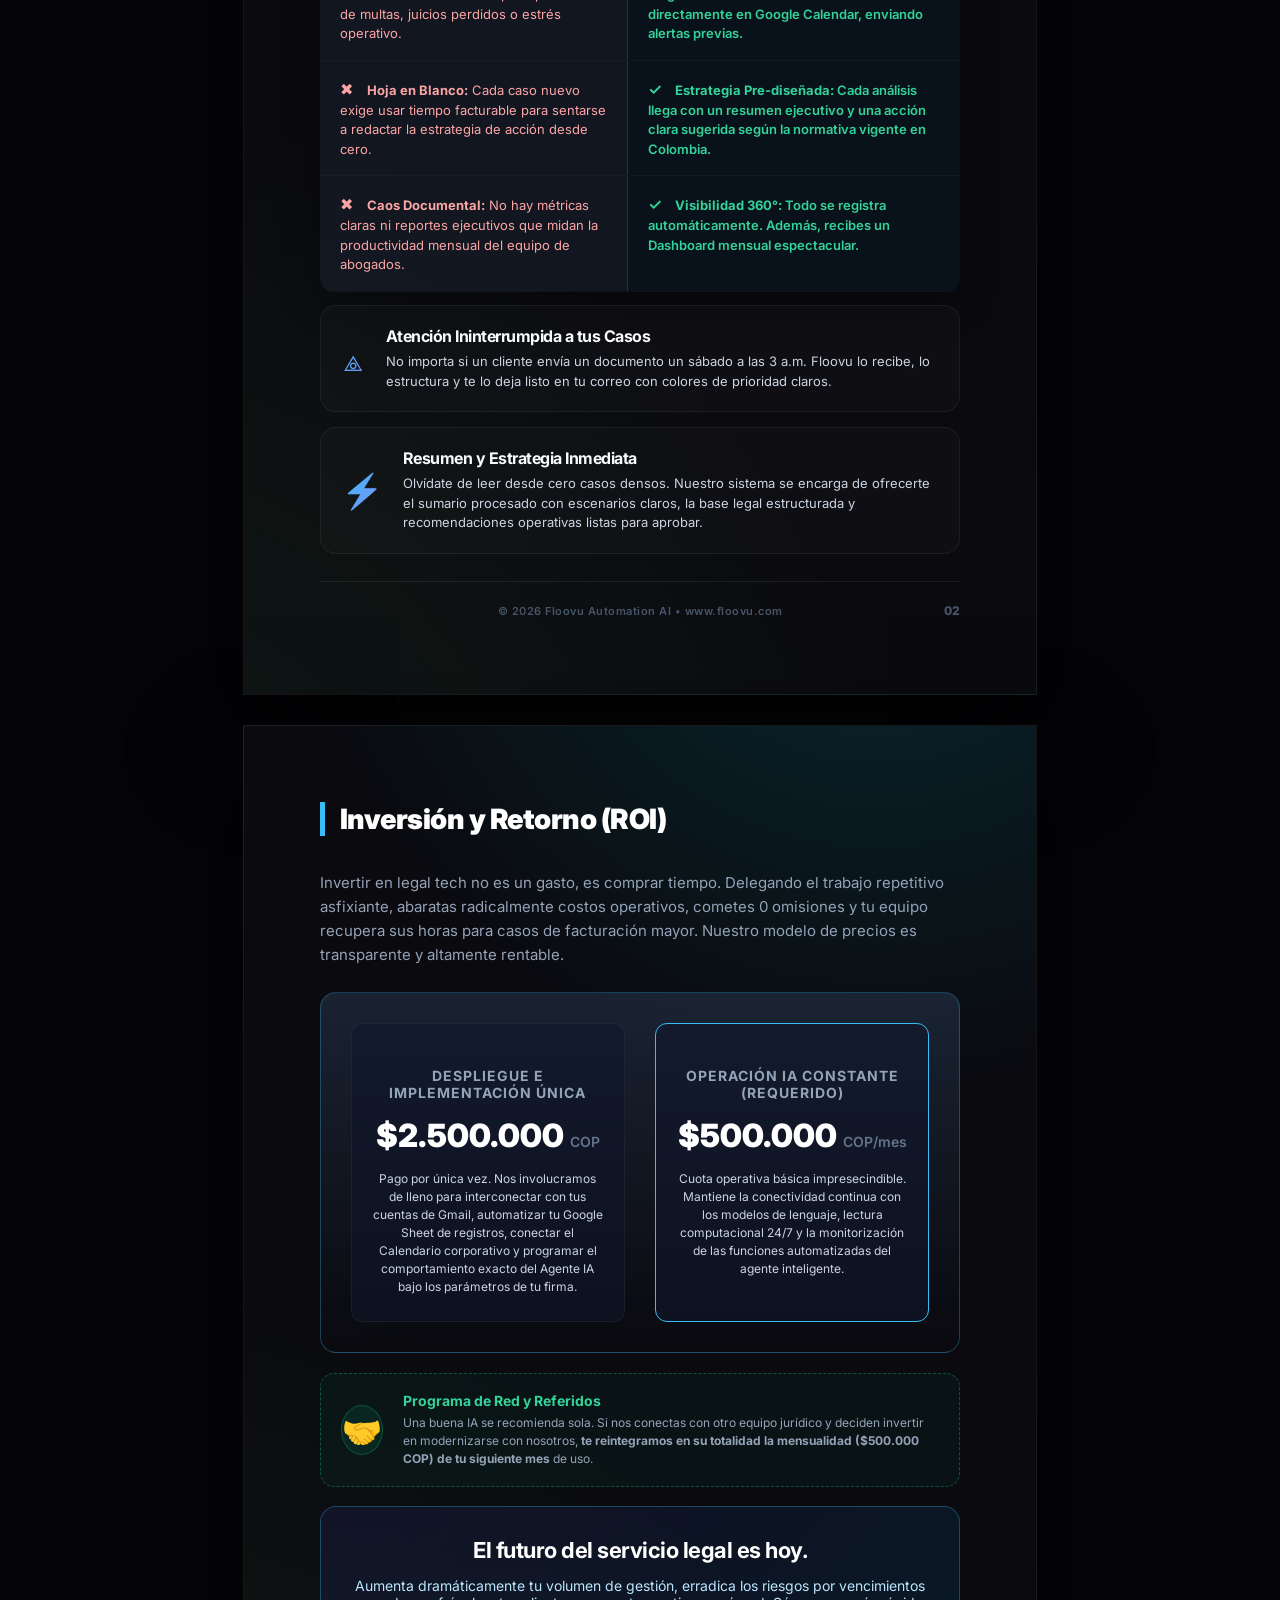
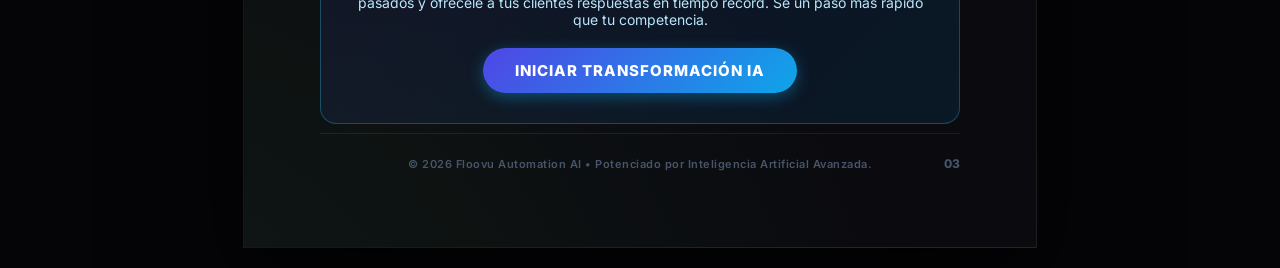
<file: legal-ai-base.html>
<!DOCTYPE html>
<html lang="es">

<head>
    <meta charset="UTF-8">
    <title>Floovu Legal AI - Presentación 3 Páginas</title>
    <link rel="icon" type="image/png" href="images/favicon.png?v=2">
    <link rel="shortcut icon" href="images/favicon.png?v=2">
    <link rel="apple-touch-icon" href="images/favicon.png?v=2">
    <style>
        @import url('https://fonts.googleapis.com/css2?family=Inter:wght@300;400;600;700;800;900&display=swap');

        @page {
            size: A4;
            margin: 0;
        }

        * {
            box-sizing: border-box;
            -webkit-print-color-adjust: exact;
            print-color-adjust: exact;
        }

        body {
            margin: 0;
            padding: 20px;
            font-family: 'Inter', sans-serif;
            background-color: #050508;
            display: flex;
            flex-direction: column;
            align-items: center;
            gap: 30px;
        }

        .a4-container {
            width: 210mm;
            height: 297mm;
            background: #0a0a0f;
            position: relative;
            overflow: hidden;
            padding: 20mm;
            color: #e2e8f0;
            background-image:
                radial-gradient(circle at 80% -20%, rgba(0, 229, 255, 0.15) 0%, transparent 40%),
                radial-gradient(circle at -20% 120%, rgba(76, 175, 80, 0.1) 0%, transparent 50%);
            box-shadow: 0 40px 100px rgba(0, 0, 0, 0.8);
            page-break-after: always;
            break-after: page;
            display: flex;
            flex-direction: column;
            border: 1px solid rgba(255, 255, 255, 0.05);
        }

        .header {
            display: flex;
            justify-content: space-between;
            align-items: center;
            border-bottom: 1px solid rgba(255, 255, 255, 0.08);
            padding-bottom: 10mm;
            margin-bottom: 15mm;
        }

        .logo-main-img {
            height: 60px;
            width: auto;
            display: block;
        }

        .badge {
            background: rgba(16, 185, 129, 0.15);
            color: #34d399;
            padding: 8px 16px;
            border-radius: 30px;
            font-size: 11px;
            font-weight: 800;
            border: 1px solid rgba(16, 185, 129, 0.4);
            letter-spacing: 1px;
            text-transform: uppercase;
        }

        h1,
        h2,
        h3 {
            margin: 0;
            letter-spacing: -0.5px;
        }

        .hero h1 {
            font-size: 44px;
            font-weight: 900;
            line-height: 1.15;
            margin-bottom: 20px;
            color: #ffffff;
        }

        .hero h1 span {
            background: linear-gradient(135deg, #38bdf8, #818cf8);
            -webkit-background-clip: text;
            background-clip: text;
            -webkit-text-fill-color: transparent;
        }

        .hero p {
            font-size: 16px;
            color: #94a3b8;
            max-width: 95%;
            line-height: 1.6;
            margin: 0 0 25px 0;
            font-weight: 400;
        }

        /* --- DIAGRAMA VISUAL DE FUNCIONAMIENTO --- */
        .workflow-diagram {
            display: flex;
            align-items: center;
            justify-content: space-between;
            background: rgba(255, 255, 255, 0.02);
            border: 1px solid rgba(255, 255, 255, 0.08);
            border-radius: 16px;
            padding: 25px 20px;
            margin-bottom: auto;
        }

        .flow-step {
            text-align: center;
            width: 28%;
            position: relative;
        }

        .flow-icon {
            font-size: 32px;
            height: 70px;
            width: 70px;
            margin: 0 auto 12px;
            background: #1e293b;
            border-radius: 50%;
            display: flex;
            align-items: center;
            justify-content: center;
            box-shadow: 0 4px 15px rgba(0, 0, 0, 0.3);
            border: 2px solid rgba(255, 255, 255, 0.05);
        }

        .flow-step.ai .flow-icon {
            background: linear-gradient(135deg, #4f46e5, #0ea5e9);
            border: none;
            box-shadow: 0 4px 20px rgba(14, 165, 233, 0.4);
            animation: pulse-glow 2s infinite alternate;
        }

        .flow-title {
            font-size: 13px;
            font-weight: 800;
            color: #f8fafc;
            margin-bottom: 5px;
        }

        .flow-desc {
            font-size: 11px;
            color: #94a3b8;
            line-height: 1.4;
        }

        .flow-arrow {
            color: #475569;
            font-size: 24px;
        }

        .metrics {
            display: flex;
            gap: 20px;
            margin-bottom: auto;
        }

        .metric-card {
            background: rgba(255, 255, 255, 0.03);
            border: 1px solid rgba(255, 255, 255, 0.08);
            border-radius: 16px;
            padding: 20px;
            flex: 1;
            text-align: center;
            box-shadow: 0 4px 25px rgba(0, 0, 0, 0.2);
        }

        .metric-card .value {
            font-size: 34px;
            font-weight: 900;
            color: #ffffff;
            margin-bottom: 5px;
            background: linear-gradient(135deg, #ffffff, #94a3b8);
            -webkit-background-clip: text;
            background-clip: text;
            -webkit-text-fill-color: transparent;
        }

        .metric-card .label {
            font-size: 11px;
            color: #64748b;
            text-transform: uppercase;
            font-weight: 800;
            letter-spacing: 1px;
        }

        /* Títulos de sección */
        .section-title {
            font-size: 28px;
            font-weight: 900;
            color: #ffffff;
            margin-bottom: 20px;
            border-left: 5px solid #38bdf8;
            padding-left: 15px;
        }

        .comparison-table {
            width: 100%;
            border-collapse: collapse;
            border-radius: 14px;
            overflow: hidden;
            box-shadow: 0 10px 40px rgba(0, 0, 0, 0.3);
            margin-bottom: auto;
        }

        .comparison-table th {
            padding: 16px;
            font-weight: 800;
            font-size: 13px;
            text-transform: uppercase;
            letter-spacing: 1.5px;
        }

        .comparison-table th:first-child {
            background: #1e293b;
            color: #94a3b8;
            width: 48%;
        }

        .comparison-table th:last-child {
            background: linear-gradient(135deg, #4f46e5, #0ea5e9);
            color: #ffffff;
            width: 52%;
        }

        .comparison-table td {
            padding: 16px 20px;
            font-size: 13px;
            background: rgba(30, 41, 59, 0.4);
            border-bottom: 1px solid rgba(255, 255, 255, 0.03);
            line-height: 1.5;
            vertical-align: top;
        }

        .td-old {
            color: #fca5a5;
        }

        .td-new {
            color: #34d399;
            font-weight: 600;
            background: rgba(14, 165, 233, 0.05) !important;
            border-left: 1px solid rgba(14, 165, 233, 0.3);
        }

        .icon {
            margin-right: 10px;
            font-size: 16px;
        }

        .features-grid {
            display: grid;
            grid-template-columns: 1fr;
            gap: 15px;
            margin-bottom: auto;
        }

        .feature-row {
            display: flex;
            align-items: center;
            background: rgba(255, 255, 255, 0.02);
            border: 1px solid rgba(255, 255, 255, 0.06);
            border-radius: 16px;
            padding: 20px;
        }

        .feature-icon-large {
            font-size: 34px;
            background: linear-gradient(135deg, #38bdf8, #818cf8);
            -webkit-background-clip: text;
            background-clip: text;
            -webkit-text-fill-color: transparent;
            margin-right: 20px;
            width: 45px;
            text-align: center;
        }

        .feature-info h3 {
            color: #f8fafc;
            font-size: 16px;
            margin-bottom: 6px;
        }

        .feature-info p {
            color: #cbd5e1;
            font-size: 13px;
            line-height: 1.5;
            margin: 0;
        }

        /* PRECIOS Y COTIZACIÓN */
        .pricing-section {
            background: linear-gradient(180deg, rgba(30, 41, 59, 0.8) 0%, rgba(15, 23, 42, 0) 100%);
            border: 1px solid rgba(56, 189, 248, 0.3);
            border-radius: 16px;
            padding: 30px;
            margin-bottom: 20px;
        }

        .pricing-grid {
            display: flex;
            gap: 30px;
            align-items: stretch;
        }

        .pricing-card {
            flex: 1;
            background: rgba(15, 23, 42, 0.6);
            border: 1px solid rgba(255, 255, 255, 0.05);
            border-radius: 12px;
            padding: 25px 20px;
            text-align: center;
        }

        .pricing-card.essential {
            border: 1px solid #38bdf8;
            position: relative;
        }

        .pricing-card h4 {
            color: #94a3b8;
            font-size: 14px;
            text-transform: uppercase;
            letter-spacing: 1px;
            margin-bottom: 15px;
        }

        .pricing-price {
            font-size: 32px;
            font-weight: 900;
            color: #ffffff;
            margin-bottom: 15px;
        }

        .pricing-price span {
            font-size: 14px;
            color: #64748b;
            font-weight: 600;
        }

        .pricing-desc {
            font-size: 12px;
            color: #cbd5e1;
            line-height: 1.5;
            margin: 0;
        }

        .cta-box {
            background: linear-gradient(135deg, rgba(79, 70, 229, 0.1), rgba(14, 165, 233, 0.1));
            border: 1px solid rgba(56, 189, 248, 0.3);
            border-radius: 16px;
            padding: 30px;
            text-align: center;
            margin-top: auto;
        }

        .cta-box h2 {
            color: #ffffff;
            font-size: 22px;
            margin-bottom: 10px;
        }

        .cta-box p {
            color: #bae6fd;
            font-size: 14px;
            margin-bottom: 0;
        }

        .footer {
            margin-top: auto;
            text-align: center;
            padding-top: 6mm;
            border-top: 1px solid rgba(255, 255, 255, 0.08);
            font-size: 11px;
            color: #475569;
            font-weight: 600;
            letter-spacing: 0.5px;
        }

        .page-number {
            position: absolute;
            bottom: 20mm;
            right: 20mm;
            font-size: 12px;
            color: #475569;
            font-weight: 800;
        }

        @media print {
            body {
                padding: 0;
                background-color: transparent;
                gap: 0;
            }

            .a4-container {
                box-shadow: none;
            }
        }
    </style>
</head>

<body>
    <!-- Botón Volver Flotante -->
    <a href="index.html"
        style="position: fixed; top: 20px; left: 20px; z-index: 1000; background: rgba(30, 41, 59, 0.8); backdrop-filter: blur(10px); color: #fff; padding: 10px 20px; border-radius: 50px; text-decoration: none; font-size: 14px; font-weight: 600; border: 1px solid rgba(255, 255, 255, 0.1); display: flex; align-items: center; gap: 8px; box-shadow: 0 4px 15px rgba(0,0,0,0.3); transition: all 0.3s;"
        onmouseover="this.style.background='rgba(56, 189, 248, 0.2)'; this.style.borderColor='rgba(56, 189, 248, 0.4)';"
        onmouseout="this.style.background='rgba(30, 41, 59, 0.8)'; this.style.borderColor='rgba(255, 255, 255, 0.1)';">
        <span style="font-size: 16px;">←</span> Volver a Floovu.ai
    </a>
    <!-- ==================== PÁGINA 1 ==================== -->
    <div class="a4-container">

        <div class="header">
            <img src="images/logo.png" alt="Floovu AI" class="logo-main-img" style="height: 60px; width: auto;">
            <span class="badge">Estructura Legal Base</span>
        </div>

        <div class="hero">
            <h1>Convierte Días de Análisis Legal <span>en Segundos</span></h1>
            <p>El sector legal exige precisión y velocidad. Floovu Legal AI es un asistente autónomo e inteligente
                diseñado para leer, comprender y resumir tus documentos jurídicos al instante. Delega lo monótono a la
                inteligencia artificial y concentra tu energía donde realmente aporta valor.</p>
        </div>

        <!-- GRÁFICO VISUAL DEL FLUJO DE TRABAJO -->
        <div style="margin-bottom: 25px; margin-top: 15px;">
            <p
                style="color: #cbd5e1; font-weight: 800; font-size: 14px; text-transform: uppercase; letter-spacing: 1px; margin-bottom: 20px; text-align: center;">
                El Proceso Legal Automatizado</p>

            <div style="display: flex; align-items: center; justify-content: space-between; position: relative;">
                <!-- Línea de conexión de fondo -->
                <div
                    style="position: absolute; top: 35px; left: 15%; right: 15%; height: 4px; background: linear-gradient(90deg, rgba(56, 189, 248, 0.2) 0%, rgba(14, 165, 233, 0.8) 50%, rgba(79, 70, 229, 0.8) 100%); z-index: 1;">
                </div>

                <!-- Paso 1 -->
                <div style="text-align: center; width: 30%; position: relative; z-index: 2;">
                    <div
                        style="font-size: 30px; height: 75px; width: 75px; margin: 0 auto 15px; background: #1e293b; border-radius: 50%; display: flex; align-items: center; justify-content: center; box-shadow: 0 0 0 6px #0f172a, 0 4px 15px rgba(0,0,0,0.5); border: 2px solid #38bdf8;">
                        📥
                    </div>
                    <div
                        style="background: rgba(255,255,255,0.03); border: 1px solid rgba(255,255,255,0.08); padding: 15px; border-radius: 12px;">
                        <h4 style="color: #f8fafc; font-size: 14px; margin: 0 0 5px 0;">1. Recepción</h4>
                        <p style="color: #94a3b8; font-size: 11px; margin: 0; line-height: 1.4;">El documento legal
                            entra a la bandeja por correo.</p>
                    </div>
                </div>

                <!-- Paso 2 -->
                <div style="text-align: center; width: 30%; position: relative; z-index: 2;">
                    <div
                        style="font-size: 34px; height: 85px; width: 85px; margin: 0 auto 10px; background: linear-gradient(135deg, #0ea5e9, #4f46e5); border-radius: 50%; display: flex; align-items: center; justify-content: center; box-shadow: 0 0 0 8px #0f172a, 0 10px 25px rgba(14, 165, 233, 0.5); border: 2px solid #818cf8;">
                        🧠
                    </div>
                    <div
                        style="background: linear-gradient(180deg, rgba(14,165,233,0.1) 0%, rgba(255,255,255,0.02) 100%); border: 1px solid rgba(56, 189, 248, 0.4); padding: 15px; border-radius: 12px;">
                        <h4 style="color: #ffffff; font-size: 14px; margin: 0 0 5px 0; font-weight: 900;">2. Motor
                            Floovu AI</h4>
                        <p style="color: #bae6fd; font-size: 11px; margin: 0; line-height: 1.4;">Lee 100 páginas al
                            instante, abstrae fechas y clasifica el riesgo.</p>
                    </div>
                </div>

                <!-- Paso 3 -->
                <div style="text-align: center; width: 30%; position: relative; z-index: 2;">
                    <div
                        style="font-size: 30px; height: 75px; width: 75px; margin: 0 auto 15px; background: #1e293b; border-radius: 50%; display: flex; align-items: center; justify-content: center; box-shadow: 0 0 0 6px #0f172a, 0 4px 15px rgba(0,0,0,0.5); border: 2px solid #8b5cf6;">
                        🚀
                    </div>
                    <div
                        style="background: rgba(255,255,255,0.03); border: 1px solid rgba(255,255,255,0.08); padding: 15px; border-radius: 12px;">
                        <h4 style="color: #f8fafc; font-size: 14px; margin: 0 0 5px 0;">3. Resultados</h4>
                        <p style="color: #94a3b8; font-size: 11px; margin: 0; line-height: 1.4;">Resumen en tu correo y
                            alertas agendadas en Calendar.</p>
                    </div>
                </div>
            </div>
        </div>

        <div class="metrics">
            <div class="metric-card">
                <div class="value">60m</div>
                <div class="label">Ahorro Promedio / Doc</div>
            </div>
            <div class="metric-card">
                <div class="value">0%</div>
                <div class="label">Riesgo por Omisión</div>
            </div>
            <div class="metric-card">
                <div class="value">24/7</div>
                <div class="label">Auditoría Constante</div>
            </div>
        </div>

        <div class="footer">
            © 2026 Floovu Automation AI • www.floovu.com
        </div>
        <div class="page-number">01</div>
    </div>


    <!-- ==================== PÁGINA 2 ==================== -->
    <div class="a4-container">

        <h2 class="section-title">El Cambio hacia la Rentabilidad</h2>
        <p style="color: #94a3b8; margin-bottom: 20px; line-height: 1.6; font-size: 14px;">
            Descubre la abismal diferencia de eficiencia operativa entre un equipo dependiente de la revisión humana
            exhaustiva y un equipo escalado con Floovu Legal AI.
        </p>

        <table class="comparison-table">
            <tr>
                <th>Paradigma Tradicional (Sin IA)</th>
                <th>Paradigma Floovu Legal AI</th>
            </tr>
            <tr>
                <td class="td-old">
                    <span class="icon">✖</span> <strong>Desgaste mental:</strong> Abogados dedicando horas valiosas a
                    leer contratos extensos solo para clasificarlos y entender el contexto base.
                </td>
                <td class="td-new">
                    <span class="icon">✓</span> <strong>Resumen instantáneo:</strong> Identificación precisa de partes y
                    síntesis del contexto en 5 segundos, entregando el resumen masticado en tu bandeja.
                </td>
            </tr>
            <tr>
                <td class="td-old">
                    <span class="icon">✖</span> <strong>Riesgo en plazos:</strong> Anotar fechas de vencimiento a mano
                    es la principal causa de multas, juicios perdidos o estrés operativo.
                </td>
                <td class="td-new">
                    <span class="icon">✓</span> <strong>Agenda Blindada:</strong> La IA inyecta mágicamente las fechas
                    límite halladas directamente en Google Calendar, enviando alertas previas.
                </td>
            </tr>
            <tr>
                <td class="td-old">
                    <span class="icon">✖</span> <strong>Hoja en Blanco:</strong> Cada caso nuevo exige usar tiempo
                    facturable para sentarse a redactar la estrategia de acción desde cero.
                </td>
                <td class="td-new">
                    <span class="icon">✓</span> <strong>Estrategia Pre-diseñada:</strong> Cada análisis llega con un
                    resumen ejecutivo y una acción clara sugerida según la normativa vigente en Colombia.
                </td>
            </tr>
            <tr>
                <td class="td-old">
                    <span class="icon">✖</span> <strong>Caos Documental:</strong> No hay métricas claras ni reportes
                    ejecutivos que midan la productividad mensual del equipo de abogados.
                </td>
                <td class="td-new">
                    <span class="icon">✓</span> <strong>Visibilidad 360°:</strong> Todo se registra automáticamente.
                    Además, recibes un Dashboard mensual espectacular.
                </td>
            </tr>
        </table>

        <div class="features-grid">
            <div class="feature-row">
                <div class="feature-icon-large">⟁</div>
                <div class="feature-info">
                    <h3>Atención Ininterrumpida a tus Casos</h3>
                    <p>No importa si un cliente envía un documento un sábado a las 3 a.m. Floovu lo recibe, lo
                        estructura y te lo deja listo en tu correo con colores de prioridad claros.</p>
                </div>
            </div>
            <div class="feature-row">
                <div class="feature-icon-large">⚡</div>
                <div class="feature-info">
                    <h3>Resumen y Estrategia Inmediata</h3>
                    <p>Olvídate de leer desde cero casos densos. Nuestro sistema se encarga de ofrecerte el sumario
                        procesado con escenarios claros, la base legal estructurada y recomendaciones operativas listas
                        para aprobar.</p>
                </div>
            </div>
        </div>

        <div class="footer">
            © 2026 Floovu Automation AI • www.floovu.com
        </div>
        <div class="page-number">02</div>
    </div>


    <!-- ==================== PÁGINA 3 ==================== -->
    <div class="a4-container">

        <h2 class="section-title">Inversión y Retorno (ROI)</h2>
        <p style="color: #94a3b8; margin-bottom: 25px; line-height: 1.6; font-size: 15px;">
            Invertir en legal tech no es un gasto, es comprar tiempo. Delegando el trabajo repetitivo asfixiante,
            abaratas radicalmente costos operativos, cometes 0 omisiones y tu equipo recupera sus horas para casos de
            facturación mayor. Nuestro modelo de precios es transparente y altamente rentable.
        </p>

        <div class="pricing-section">
            <div class="pricing-grid">

                <!-- CARD PRECIO 1 -->
                <div class="pricing-card">
                    <h4>Despliegue e Implementación Única</h4>
                    <div class="pricing-price">$2.500.000 <span>COP</span></div>
                    <p class="pricing-desc">
                        Pago por única vez. Nos involucramos de lleno para interconectar con tus cuentas de Gmail,
                        automatizar tu Google Sheet de registros, conectar el Calendario corporativo y programar el
                        comportamiento exacto del Agente IA bajo los parámetros de tu firma.
                    </p>
                </div>

                <!-- CARD PRECIO 2 -->
                <div class="pricing-card essential">
                    <h4>Operación IA Constante (Requerido)</h4>
                    <div class="pricing-price">$500.000 <span>COP/mes</span></div>
                    <p class="pricing-desc">
                        Cuota operativa básica impresecindible. Mantiene la conectividad continua con los modelos de
                        lenguaje, lectura computacional 24/7 y la monitorización de las funciones automatizadas del
                        agente inteligente.
                    </p>
                </div>

            </div>
        </div>

        <div
            style="background: rgba(16, 185, 129, 0.05); border: 1px dashed rgba(16, 185, 129, 0.4); border-radius: 14px; padding: 18px 20px; display: flex; align-items: center; gap: 20px; margin-bottom: auto;">
            <div
                style="font-size: 32px; background: rgba(16,185,129,0.1); width: 60px; height: 50px; display: flex; align-items: center; justify-content: center; border-radius: 50%; border: 1px solid rgba(16,185,129,0.3);">
                🤝</div>
            <div>
                <h4 style="color: #34d399; font-size: 14px; margin: 0 0 5px 0;">Programa de Red y Referidos</h4>
                <p style="color: #94a3b8; font-size: 12px; margin: 0; line-height: 1.5;">Una buena IA se recomienda
                    sola. Si nos conectas con otro equipo jurídico y deciden invertir en modernizarse con nosotros,
                    <strong>te reintegramos en su totalidad la mensualidad ($500.000 COP) de tu siguiente mes</strong>
                    de uso.
                </p>
            </div>
        </div>

        <div class="cta-box">
            <h2>El futuro del servicio legal es hoy.</h2>
            <p>Aumenta dramáticamente tu volumen de gestión, erradica los riesgos por vencimientos pasados y ofrécele a
                tus clientes respuestas en tiempo récord. Sé un paso más rápido que tu competencia.</p>
            <br>
            <a href="index.html#contacto" style="text-decoration: none;">
                <div style="display:inline-block; padding: 13px 32px; background: linear-gradient(135deg, #4f46e5, #0ea5e9); font-weight: 800; color: white; border-radius: 30px; font-size: 15px; letter-spacing: 1px; box-shadow: 0 4px 15px rgba(14, 165, 233, 0.4); cursor: pointer; transition: transform 0.2s;"
                    onmouseover="this.style.transform='scale(1.05)'" onmouseout="this.style.transform='scale(1)'">
                    INICIAR TRANSFORMACIÓN IA
                </div>
            </a>
        </div>

        <div class="footer">
            © 2026 Floovu Automation AI • Potenciado por Inteligencia Artificial Avanzada.
        </div>
        <div class="page-number">03</div>
    </div>

</body>

</html>
</file>
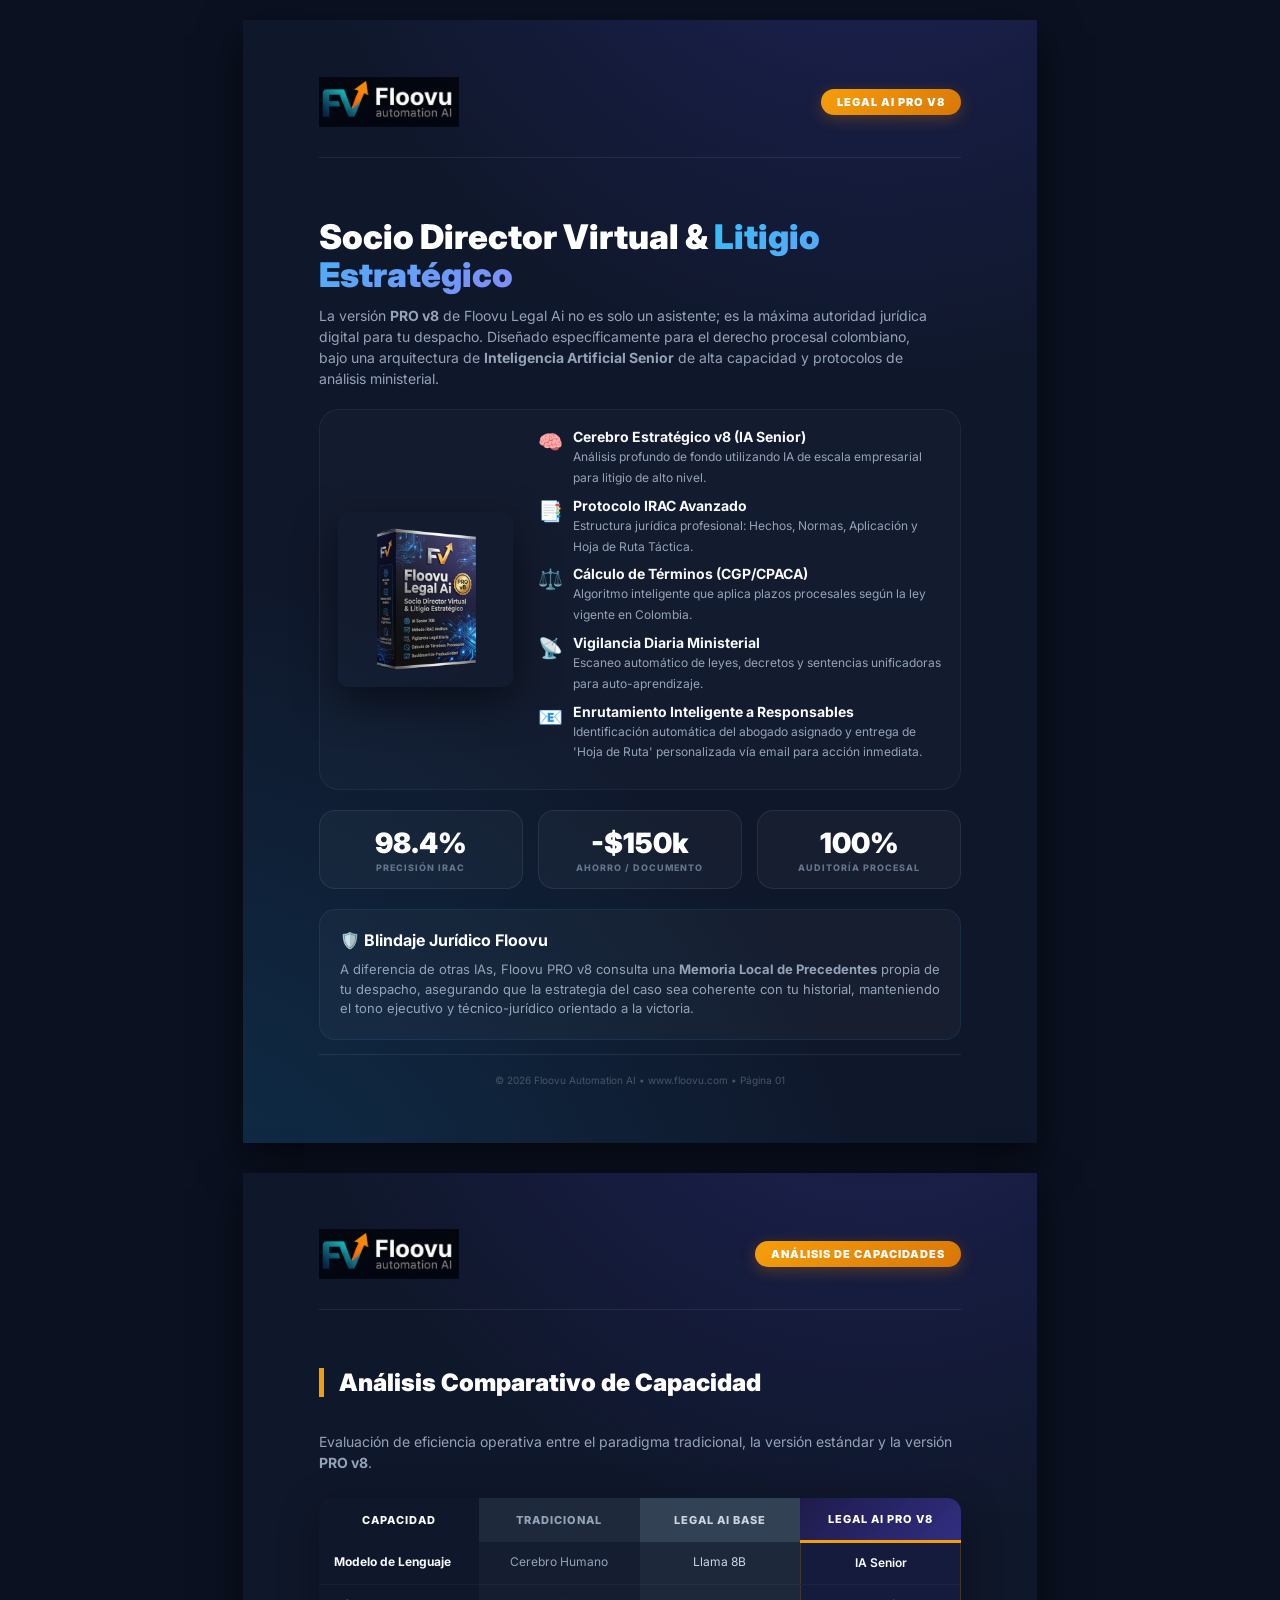
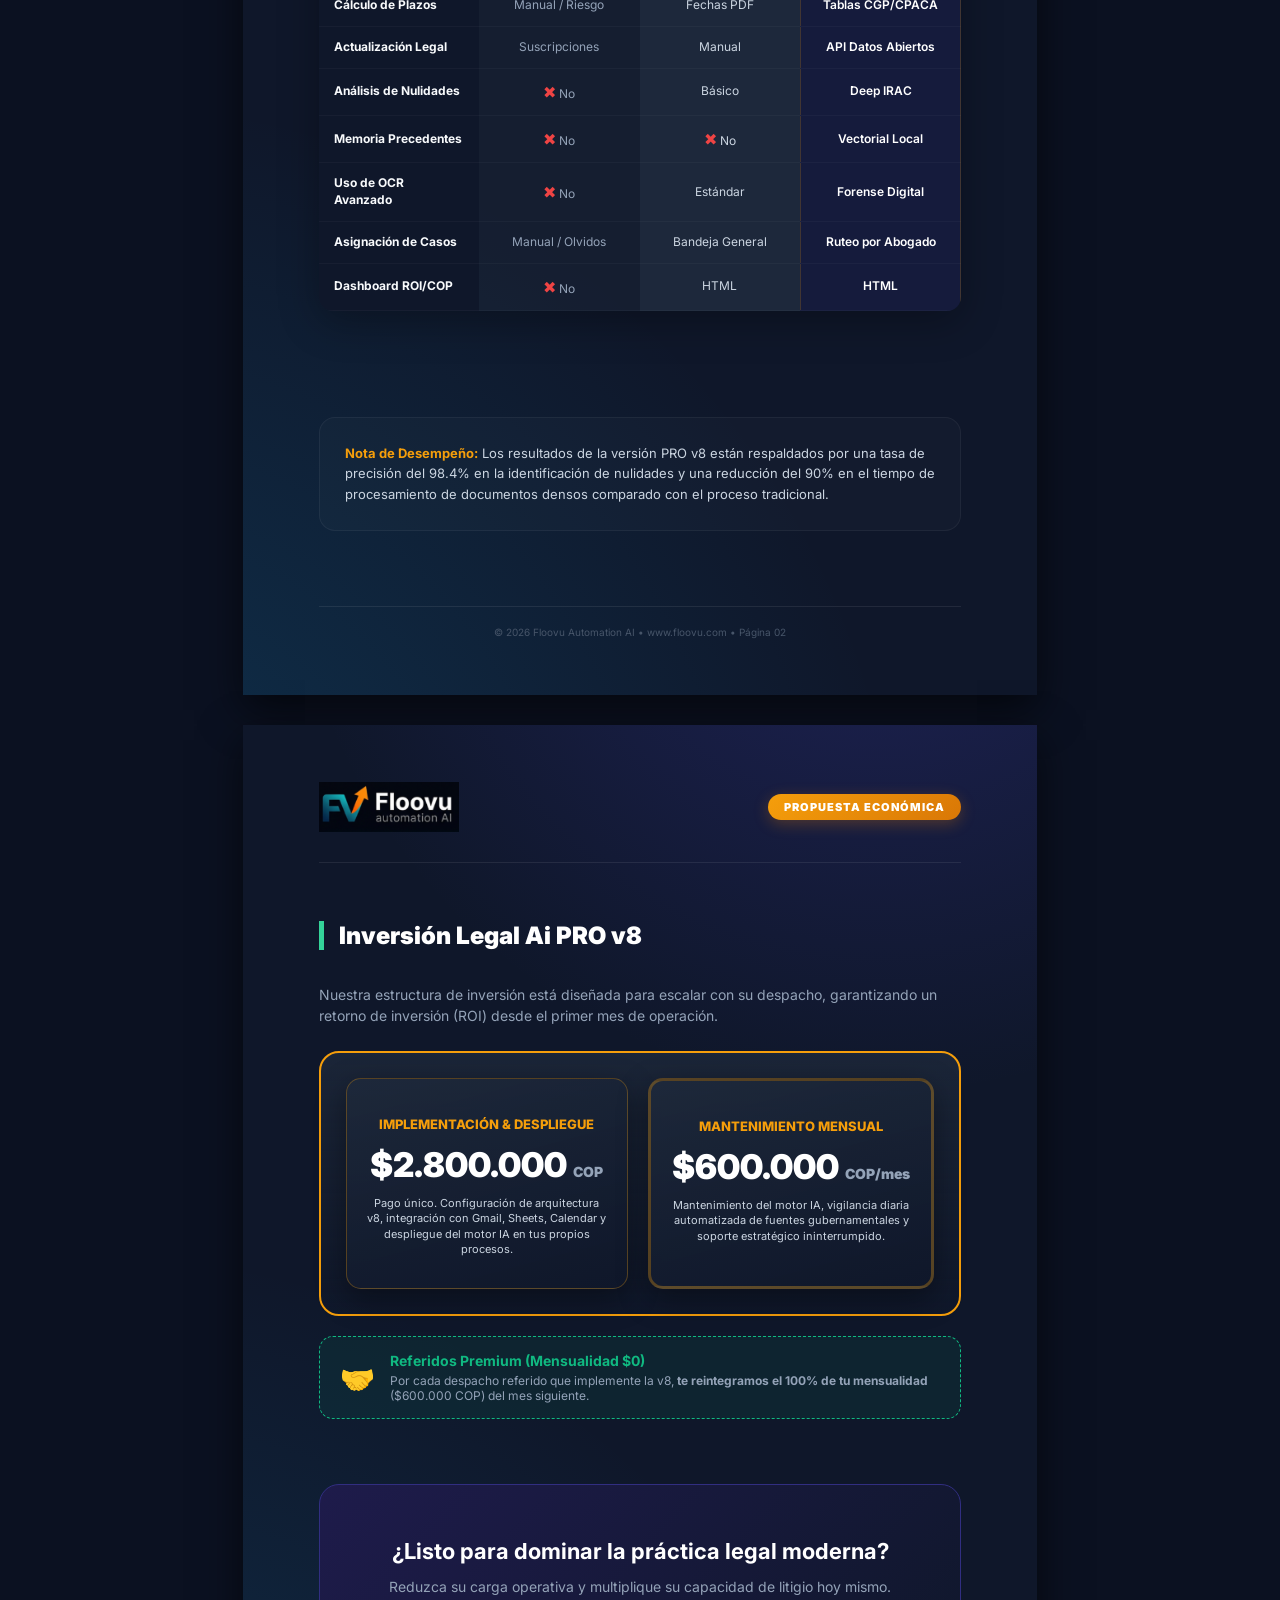
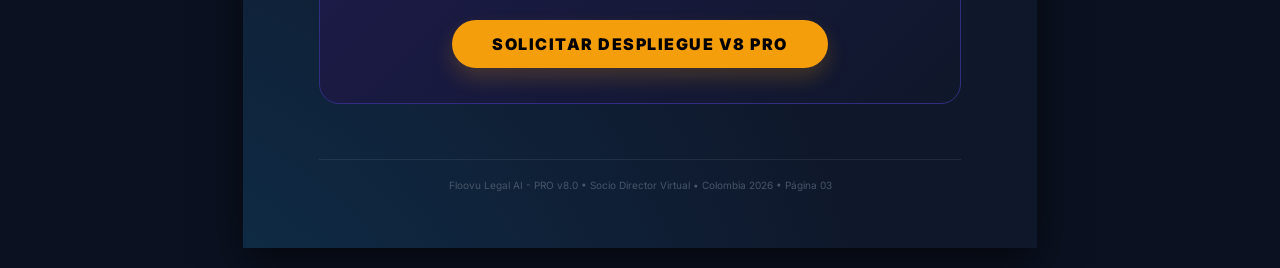
<file: legal-ai-pro-v8-pitch.html>
<!DOCTYPE html>
<html lang="es">

<head>
    <meta charset="UTF-8">
    <title>Floovu Legal AI - PRO v8 | Propuesta Comercial</title>
    <style>
        @import url('https://fonts.googleapis.com/css2?family=Inter:wght@300;400;600;700;800;900&display=swap');

        @page {
            size: A4;
            margin: 0;
        }

        * {
            box-sizing: border-box;
            -webkit-print-color-adjust: exact;
            print-color-adjust: exact;
        }

        body {
            margin: 0;
            padding: 20px;
            font-family: 'Inter', sans-serif;
            background-color: #0b1121;
            display: flex;
            flex-direction: column;
            align-items: center;
            gap: 30px;
        }

        .a4-container {
            width: 210mm;
            height: 297mm;
            background: #0f172a;
            position: relative;
            overflow: hidden;
            padding: 15mm 20mm;
            color: #e2e8f0;
            background-image:
                radial-gradient(circle at 80% -20%, rgba(79, 70, 229, 0.25) 0%, transparent 40%),
                radial-gradient(circle at -20% 120%, rgba(14, 165, 233, 0.2) 0%, transparent 50%);
            box-shadow: 0 15px 40px rgba(0, 0, 0, 0.6);
            page-break-after: always;
            break-after: page;
            display: flex;
            flex-direction: column;
        }

        .header {
            display: flex;
            justify-content: space-between;
            align-items: center;
            border-bottom: 1px solid rgba(255, 255, 255, 0.08);
            padding-bottom: 8mm;
            margin-bottom: 10mm;
        }

        .logo-img {
            height: 50px;
            width: auto;
            object-fit: contain;
        }

        .badge-pro {
            background: linear-gradient(135deg, #f59e0b, #d97706);
            color: #ffffff;
            padding: 6px 16px;
            border-radius: 30px;
            font-size: 11px;
            font-weight: 900;
            box-shadow: 0 4px 15px rgba(217, 119, 6, 0.3);
            letter-spacing: 1px;
            text-transform: uppercase;
        }

        .hero {
            margin-bottom: 20px;
        }

        .hero h1 {
            font-size: 34px;
            font-weight: 950;
            line-height: 1.1;
            margin-bottom: 12px;
            color: #ffffff;
        }

        .hero h1 span {
            background: linear-gradient(135deg, #38bdf8, #818cf8);
            -webkit-background-clip: text;
            background-clip: text;
            -webkit-text-fill-color: transparent;
        }

        .hero p {
            font-size: 14px;
            color: #94a3b8;
            max-width: 95%;
            line-height: 1.5;
            margin: 0;
        }

        .product-showcase {
            display: flex;
            gap: 25px;
            align-items: center;
            margin-bottom: 20px;
            background: rgba(255, 255, 255, 0.02);
            border: 1px solid rgba(255, 255, 255, 0.05);
            border-radius: 20px;
            padding: 18px;
        }

        .product-img {
            width: 175px;
            height: auto;
            border-radius: 10px;
            box-shadow: 0 15px 40px rgba(0, 0, 0, 0.5);
        }

        .features-list {
            flex: 1;
        }

        .feature-item {
            display: flex;
            align-items: flex-start;
            gap: 10px;
            margin-bottom: 10px;
        }

        .feature-icon {
            color: #38bdf8;
            font-size: 20px;
            margin-top: 2px;
        }

        .feature-text b {
            color: #f8fafc;
            display: block;
            font-size: 14px;
        }

        .feature-text span {
            color: #94a3b8;
            font-size: 12px;
            line-height: 1.4;
        }

        .section-title {
            font-size: 24px;
            font-weight: 900;
            color: #ffffff;
            margin-bottom: 20px;
            border-left: 5px solid #f59e0b;
            padding-left: 15px;
        }

        .comparison-table {
            width: 100%;
            border-collapse: collapse;
            border-radius: 14px;
            overflow: hidden;
            box-shadow: 0 10px 40px rgba(0, 0, 0, 0.3);
            margin-bottom: auto;
        }

        .comparison-table th {
            padding: 14px 10px;
            font-weight: 800;
            font-size: 11px;
            text-transform: uppercase;
            letter-spacing: 1px;
            text-align: center;
        }

        .comparison-table th.col-base {
            background: #1e293b;
            color: #94a3b8;
        }

        .comparison-table th.col-v1 {
            background: #334155;
            color: #cbd5e1;
        }

        .comparison-table th.col-pro {
            background: linear-gradient(135deg, #1e1b4b, #312e81);
            color: #ffffff;
            border-bottom: 3px solid #f59e0b;
        }

        .comparison-table td {
            padding: 12px 15px;
            font-size: 12px;
            border-bottom: 1px solid rgba(255, 255, 255, 0.03);
            line-height: 1.4;
            vertical-align: middle;
        }

        .td-feature {
            background: #0f172a;
            color: #f8fafc;
            font-weight: 700;
            width: 25%;
        }

        .td-base {
            background: rgba(30, 41, 59, 0.4);
            color: #94a3b8;
            width: 25%;
            text-align: center;
        }

        .td-v1 {
            background: rgba(51, 65, 85, 0.4);
            color: #cbd5e1;
            width: 25%;
            text-align: center;
        }

        .td-pro {
            background: rgba(49, 46, 129, 0.2);
            color: #ffffff;
            font-weight: 600;
            width: 25%;
            text-align: center;
            border-left: 1px solid rgba(245, 158, 11, 0.2);
            border-right: 1px solid rgba(245, 158, 11, 0.2);
        }

        .check-no {
            color: #ef4444;
            font-size: 16px;
        }

        .check-yes {
            color: #10b981;
            font-size: 16px;
        }

        .check-pro {
            color: #f59e0b;
            font-size: 18px;
            font-weight: 900;
        }

        .metrics {
            display: flex;
            gap: 15px;
            margin-bottom: 20px;
        }

        .metric-card {
            background: rgba(255, 255, 255, 0.03);
            border: 1px solid rgba(255, 255, 255, 0.08);
            border-radius: 16px;
            padding: 15px;
            flex: 1;
            text-align: center;
        }

        .metric-card .value {
            font-size: 28px;
            font-weight: 900;
            color: #ffffff;
            margin-bottom: 2px;
        }

        .metric-card .label {
            font-size: 9px;
            color: #64748b;
            text-transform: uppercase;
            font-weight: 800;
            letter-spacing: 1px;
        }

        .pricing-section {
            background: linear-gradient(180deg, rgba(30, 41, 59, 0.8) 0%, rgba(15, 23, 42, 0) 100%);
            border: 2px solid #f59e0b;
            border-radius: 20px;
            padding: 25px;
            margin-bottom: 20px;
            position: relative;
        }

        .pricing-grid {
            display: flex;
            gap: 20px;
        }

        .pricing-card {
            flex: 1;
            background: rgba(15, 23, 42, 0.7);
            border: 1px solid rgba(245, 158, 11, 0.3);
            border-radius: 15px;
            padding: 20px;
            text-align: center;
        }

        .pricing-card.main {
            background: linear-gradient(165deg, rgba(30, 41, 59, 0.9), rgba(15, 23, 42, 1));
            box-shadow: 0 10px 30px rgba(0, 0, 0, 0.4);
        }

        .pricing-card h4 {
            color: #f59e0b;
            font-size: 13px;
            text-transform: uppercase;
            margin-bottom: 12px;
            font-weight: 800;
        }

        .pricing-price {
            font-size: 34px;
            font-weight: 950;
            color: #ffffff;
            margin-bottom: 10px;
        }

        .pricing-price span {
            font-size: 14px;
            color: #94a3b8;
        }

        .pricing-desc {
            font-size: 11px;
            color: #cbd5e1;
            line-height: 1.4;
        }

        .referral-box {
            background: rgba(16, 185, 129, 0.08);
            border: 1px dashed #10b981;
            border-radius: 14px;
            padding: 15px 20px;
            display: flex;
            align-items: center;
            gap: 15px;
            margin-bottom: 20px;
        }

        .footer {
            margin-top: auto;
            text-align: center;
            padding-top: 5mm;
            border-top: 1px solid rgba(255, 255, 255, 0.08);
            font-size: 10px;
            color: #475569;
        }

        @media print {
            body {
                padding: 0;
                background-color: transparent;
            }

            .a4-container {
                box-shadow: none;
            }
        }
    </style>
</head>

<body>

    <!-- ==================== PÁGINA 1: PRESENTACIÓN Y FEATURES ==================== -->
    <div class="a4-container">

        <div class="header">
            <img src="images/logo.png" alt="Floovu Logo" class="logo-img" />
            <span class="badge-pro">Legal Ai PRO v8</span>
        </div>

        <div class="hero">
            <h1>Socio Director Virtual & <span>Litigio Estratégico</span></h1>
            <p>La versión <b>PRO v8</b> de Floovu Legal Ai no es solo un asistente; es la máxima autoridad jurídica
                digital para tu despacho. Diseñado específicamente para el derecho procesal colombiano, bajo una
                arquitectura de <b>Inteligencia Artificial Senior</b> de alta capacidad y protocolos de análisis
                ministerial.</p>
        </div>

        <div class="product-showcase">
            <img src="images/legal-ai-pro-v8.png" alt="Floovu Legal Ai PRO v8" class="product-img" />
            <div class="features-list">
                <div class="feature-item">
                    <span class="feature-icon">🧠</span>
                    <div class="feature-text">
                        <b>Cerebro Estratégico v8 (IA Senior)</b>
                        <span>Análisis profundo de fondo utilizando IA de escala empresarial para litigio de alto
                            nivel.</span>
                    </div>
                </div>
                <div class="feature-item">
                    <span class="feature-icon">📑</span>
                    <div class="feature-text">
                        <b>Protocolo IRAC Avanzado</b>
                        <span>Estructura jurídica profesional: Hechos, Normas, Aplicación y Hoja de Ruta Táctica.</span>
                    </div>
                </div>
                <div class="feature-item">
                    <span class="feature-icon">⚖️</span>
                    <div class="feature-text">
                        <b>Cálculo de Términos (CGP/CPACA)</b>
                        <span>Algoritmo inteligente que aplica plazos procesales según la ley vigente en
                            Colombia.</span>
                    </div>
                </div>
                <div class="feature-item">
                    <span class="feature-icon">📡</span>
                    <div class="feature-text">
                        <b>Vigilancia Diaria Ministerial</b>
                        <span>Escaneo automático de leyes, decretos y sentencias unificadoras para
                            auto-aprendizaje.</span>
                    </div>
                </div>
                <div class="feature-item">
                    <span class="feature-icon">📧</span>
                    <div class="feature-text">
                        <b>Enrutamiento Inteligente a Responsables</b>
                        <span>Identificación automática del abogado asignado y entrega de 'Hoja de Ruta' personalizada
                            vía email para acción inmediata.</span>
                    </div>
                </div>
            </div>
        </div>

        <div class="metrics">
            <div class="metric-card">
                <div class="value">98.4%</div>
                <div class="label">Precisión IRAC</div>
            </div>
            <div class="metric-card">
                <div class="value">-$150k</div>
                <div class="label">Ahorro / Documento</div>
            </div>
            <div class="metric-card">
                <div class="value">100%</div>
                <div class="label">Auditoría Procesal</div>
            </div>
        </div>

        <div
            style="background: rgba(255,255,255,0.03); padding: 20px; border-radius: 16px; border: 1px solid rgba(56,189,248,0.1);">
            <h3 style="color: #ffffff; font-size: 16px; margin: 0 0 10px 0;">🛡️ Blindaje Jurídico Floovu</h3>
            <p style="font-size: 13px; color: #94a3b8; line-height: 1.5; margin: 0;">
                A diferencia de otras IAs, Floovu PRO v8 consulta una <b>Memoria Local de Precedentes</b> propia de tu
                despacho, asegurando que la estrategia del caso sea coherente con tu historial, manteniendo el tono
                ejecutivo y técnico-jurídico orientado a la victoria.
            </p>
        </div>

        <div class="footer" style="margin-top: auto;">
            © 2026 Floovu Automation AI • www.floovu.com • Página 01
        </div>
    </div>

    <!-- ==================== PÁGINA 2: COMPARATIVA ==================== -->
    <div class="a4-container">
        <div class="header">
            <img src="images/logo.png" alt="Floovu Logo" class="logo-img" />
            <span class="badge-pro">Análisis de Capacidades</span>
        </div>

        <h2 class="section-title">Análisis Comparativo de Capacidad</h2>
        <p style="color: #94a3b8; font-size: 14px; margin-bottom: 25px; line-height: 1.5;">Evaluación de eficiencia
            operativa entre el paradigma tradicional, la versión estándar y la versión <b>PRO v8</b>.</p>

        <table class="comparison-table">
            <thead>
                <tr>
                    <th class="td-feature" style="background: transparent;">Capacidad</th>
                    <th class="col-base">Tradicional</th>
                    <th class="col-v1">Legal AI Base</th>
                    <th class="col-pro">Legal Ai PRO V8</th>
                </tr>
            </thead>
            <tbody>
                <tr>
                    <td class="td-feature">Modelo de Lenguaje</td>
                    <td class="td-base">Cerebro Humano</td>
                    <td class="td-v1">Llama 8B</td>
                    <td class="td-pro">IA Senior</td>
                </tr>
                <tr>
                    <td class="td-feature">Cálculo de Plazos</td>
                    <td class="td-base">Manual / Riesgo</td>
                    <td class="td-v1">Fechas PDF</td>
                    <td class="td-pro">Tablas CGP/CPACA</td>
                </tr>
                <tr>
                    <td class="td-feature">Actualización Legal</td>
                    <td class="td-base">Suscripciones</td>
                    <td class="td-v1">Manual</td>
                    <td class="td-pro">API Datos Abiertos</td>
                </tr>
                <tr>
                    <td class="td-feature">Análisis de Nulidades</td>
                    <td class="td-base"><span class="check-no">✖</span> No</td>
                    <td class="td-v1">Básico</td>
                    <td class="td-pro">Deep IRAC</td>
                </tr>
                <tr>
                    <td class="td-feature">Memoria Precedentes</td>
                    <td class="td-base"><span class="check-no">✖</span> No</td>
                    <td class="td-v1"><span class="check-no">✖</span> No</td>
                    <td class="td-pro">Vectorial Local</td>
                </tr>
                <tr>
                    <td class="td-feature">Uso de OCR Avanzado</td>
                    <td class="td-base"><span class="check-no">✖</span> No</td>
                    <td class="td-v1">Estándar</td>
                    <td class="td-pro">Forense Digital</td>
                </tr>
                <tr>
                    <td class="td-feature">Asignación de Casos</td>
                    <td class="td-base">Manual / Olvidos</td>
                    <td class="td-v1">Bandeja General</td>
                    <td class="td-pro">Ruteo por Abogado</td>
                </tr>
                <tr>
                    <td class="td-feature">Dashboard ROI/COP</td>
                    <td class="td-base"><span class="check-no">✖</span> No</td>
                    <td class="td-v1">HTML</td>
                    <td class="td-pro">HTML</td>
                </tr>
            </tbody>
        </table>

        <div
            style="margin-top: 30px; background: rgba(255,255,255,0.02); border: 1px solid rgba(255,255,255,0.05); padding: 25px; border-radius: 16px;">
            <p style="color: #cbd5e1; font-size: 13px; line-height: 1.6; margin: 0;">
                <b style="color: #f59e0b;">Nota de Desempeño:</b> Los resultados de la versión PRO v8 están respaldados
                por una tasa de precisión del 98.4% en la identificación de nulidades y una reducción del 90% en el
                tiempo de procesamiento de documentos densos comparado con el proceso tradicional.
            </p>
        </div>

        <div class="footer" style="margin-top: auto;">
            © 2026 Floovu Automation AI • www.floovu.com • Página 02
        </div>
    </div>

    <!-- ==================== PÁGINA 3: INVERSIÓN ==================== -->
    <div class="a4-container">
        <div class="header">
            <img src="images/logo.png" alt="Floovu Logo" class="logo-img" />
            <span class="badge-pro">Propuesta Económica</span>
        </div>

        <h2 class="section-title" style="border-left-color: #34d399;">Inversión Legal Ai PRO v8</h2>
        <p style="color: #94a3b8; font-size: 14px; margin-bottom: 25px; line-height: 1.5;">Nuestra estructura de
            inversión está diseñada para escalar con su despacho, garantizando un retorno de inversión (ROI) desde el
            primer mes de operación.</p>

        <div class="pricing-section">
            <div class="pricing-grid">
                <div class="pricing-card main">
                    <h4>Implementación & Despliegue</h4>
                    <div class="pricing-price">$2.800.000 <span>COP</span></div>
                    <p class="pricing-desc">
                        Pago único. Configuración de arquitectura v8, integración con Gmail, Sheets, Calendar y
                        despliegue del motor IA en tus propios procesos.
                    </p>
                </div>
                <div class="pricing-card main" style="border-width: 3px;">
                    <h4>Mantenimiento Mensual</h4>
                    <div class="pricing-price">$600.000 <span>COP/mes</span></div>
                    <p class="pricing-desc">
                        Mantenimiento del motor IA, vigilancia diaria automatizada de fuentes gubernamentales y soporte
                        estratégico ininterrumpido.
                    </p>
                </div>
            </div>
        </div>

        <div class="referral-box" style="margin-bottom: 30px;">
            <div style="font-size: 28px;">🤝</div>
            <div>
                <h4 style="color: #10b981; font-size: 14px; margin: 0 0 4px 0;">Referidos Premium (Mensualidad $0)</h4>
                <p style="color: #94a3b8; font-size: 12px; margin: 0;">Por cada despacho referido que implemente la v8,
                    <b>te reintegramos el 100% de tu mensualidad</b> ($600.000 COP) del mes siguiente.
                </p>
            </div>
        </div>

        <div
            style="background: linear-gradient(135deg, #1e1b4b, #0f172a); border-radius: 20px; padding: 35px; text-align: center; border: 1px solid #312e81; margin-top: auto; margin-bottom: 20px;">
            <h2 style="color: #ffffff; font-size: 22px; margin-bottom: 12px;">¿Listo para dominar la práctica legal
                moderna?</h2>
            <p style="color: #94a3b8; font-size: 14px; margin-bottom: 25px;">Reduzca su carga operativa y multiplique su
                capacidad de litigio hoy mismo.</p>
            <a href="index.html#contacto"
                style="display:inline-block; padding: 14px 40px; background: #f59e0b; color: #000; font-weight: 900; border-radius: 50px; text-transform: uppercase; letter-spacing: 1.5px; box-shadow: 0 10px 20px rgba(245, 158, 11, 0.2); text-decoration: none;">
                Solicitar Despliegue v8 PRO</a>
        </div>

        <div class="footer" style="margin-top: auto;">
            Floovu Legal AI - PRO v8.0 • Socio Director Virtual • Colombia 2026 • Página 03
        </div>
    </div>

</body>

</html>
</file>
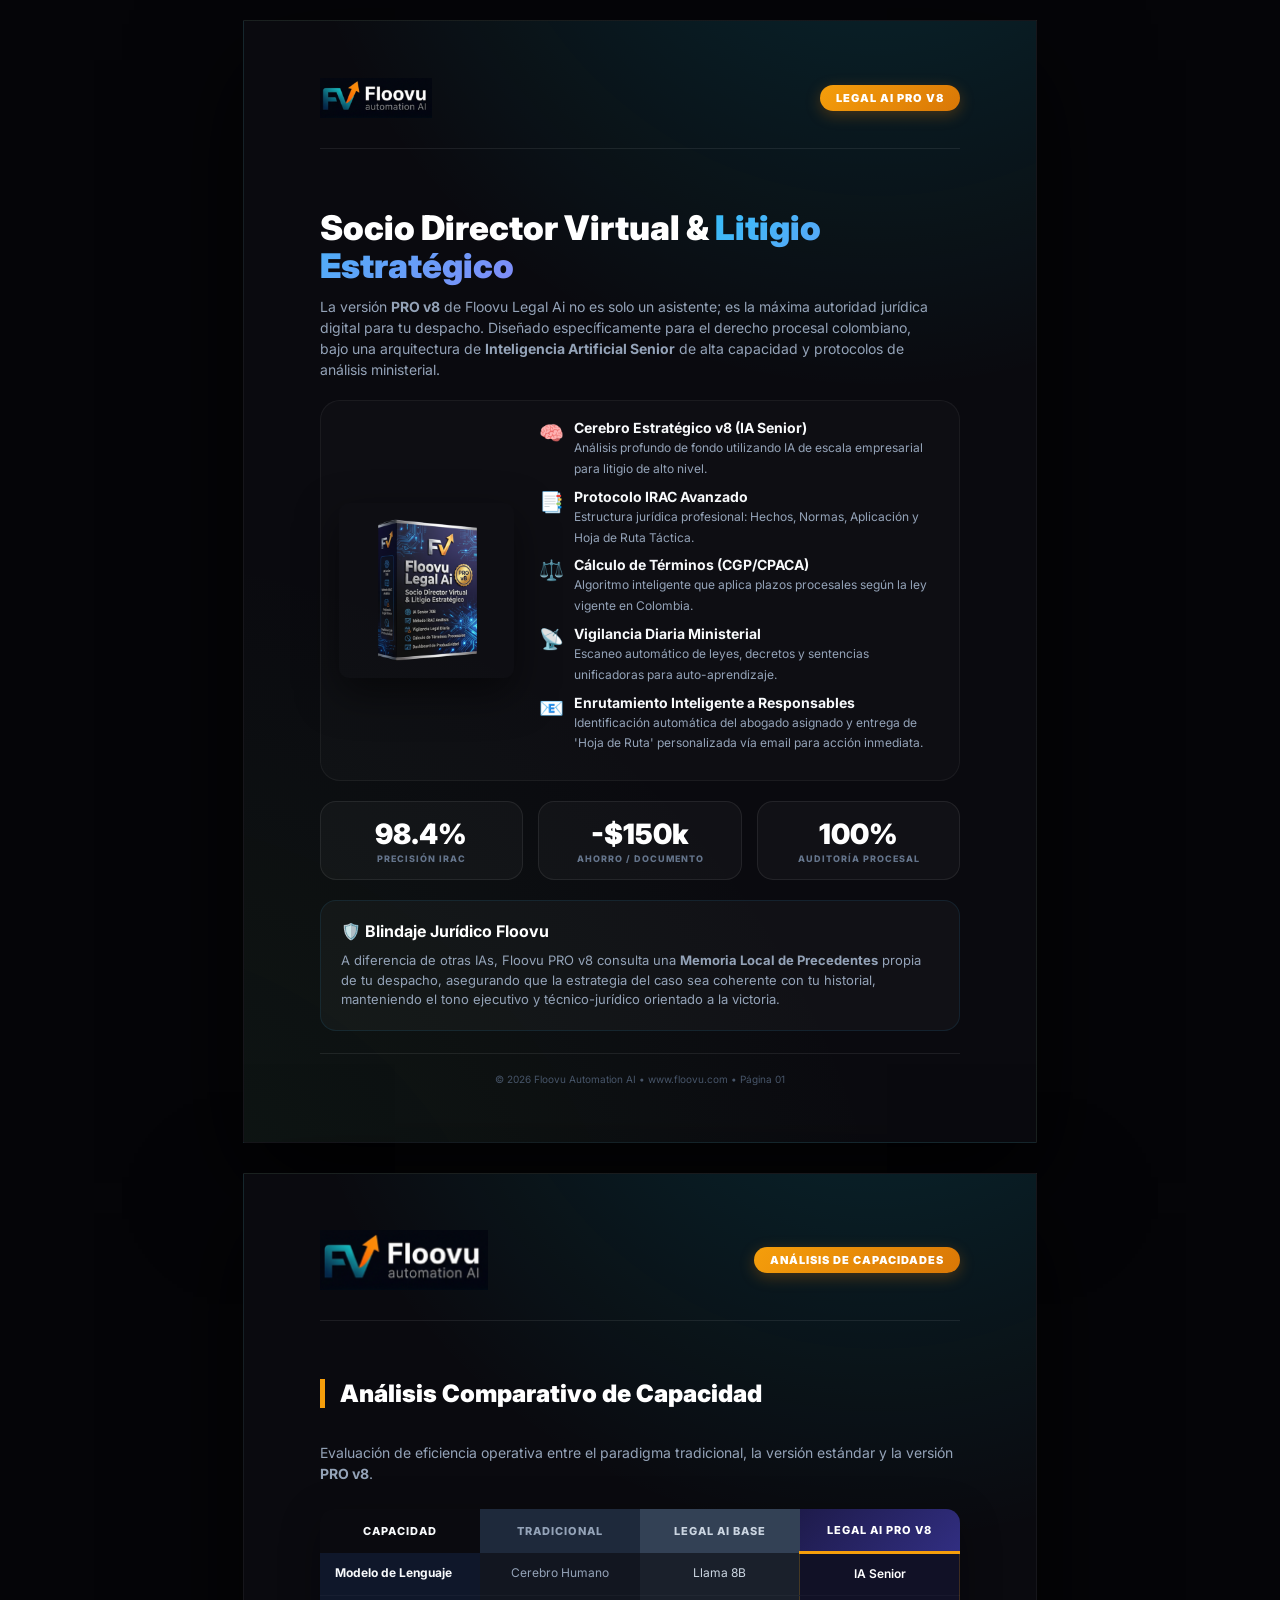
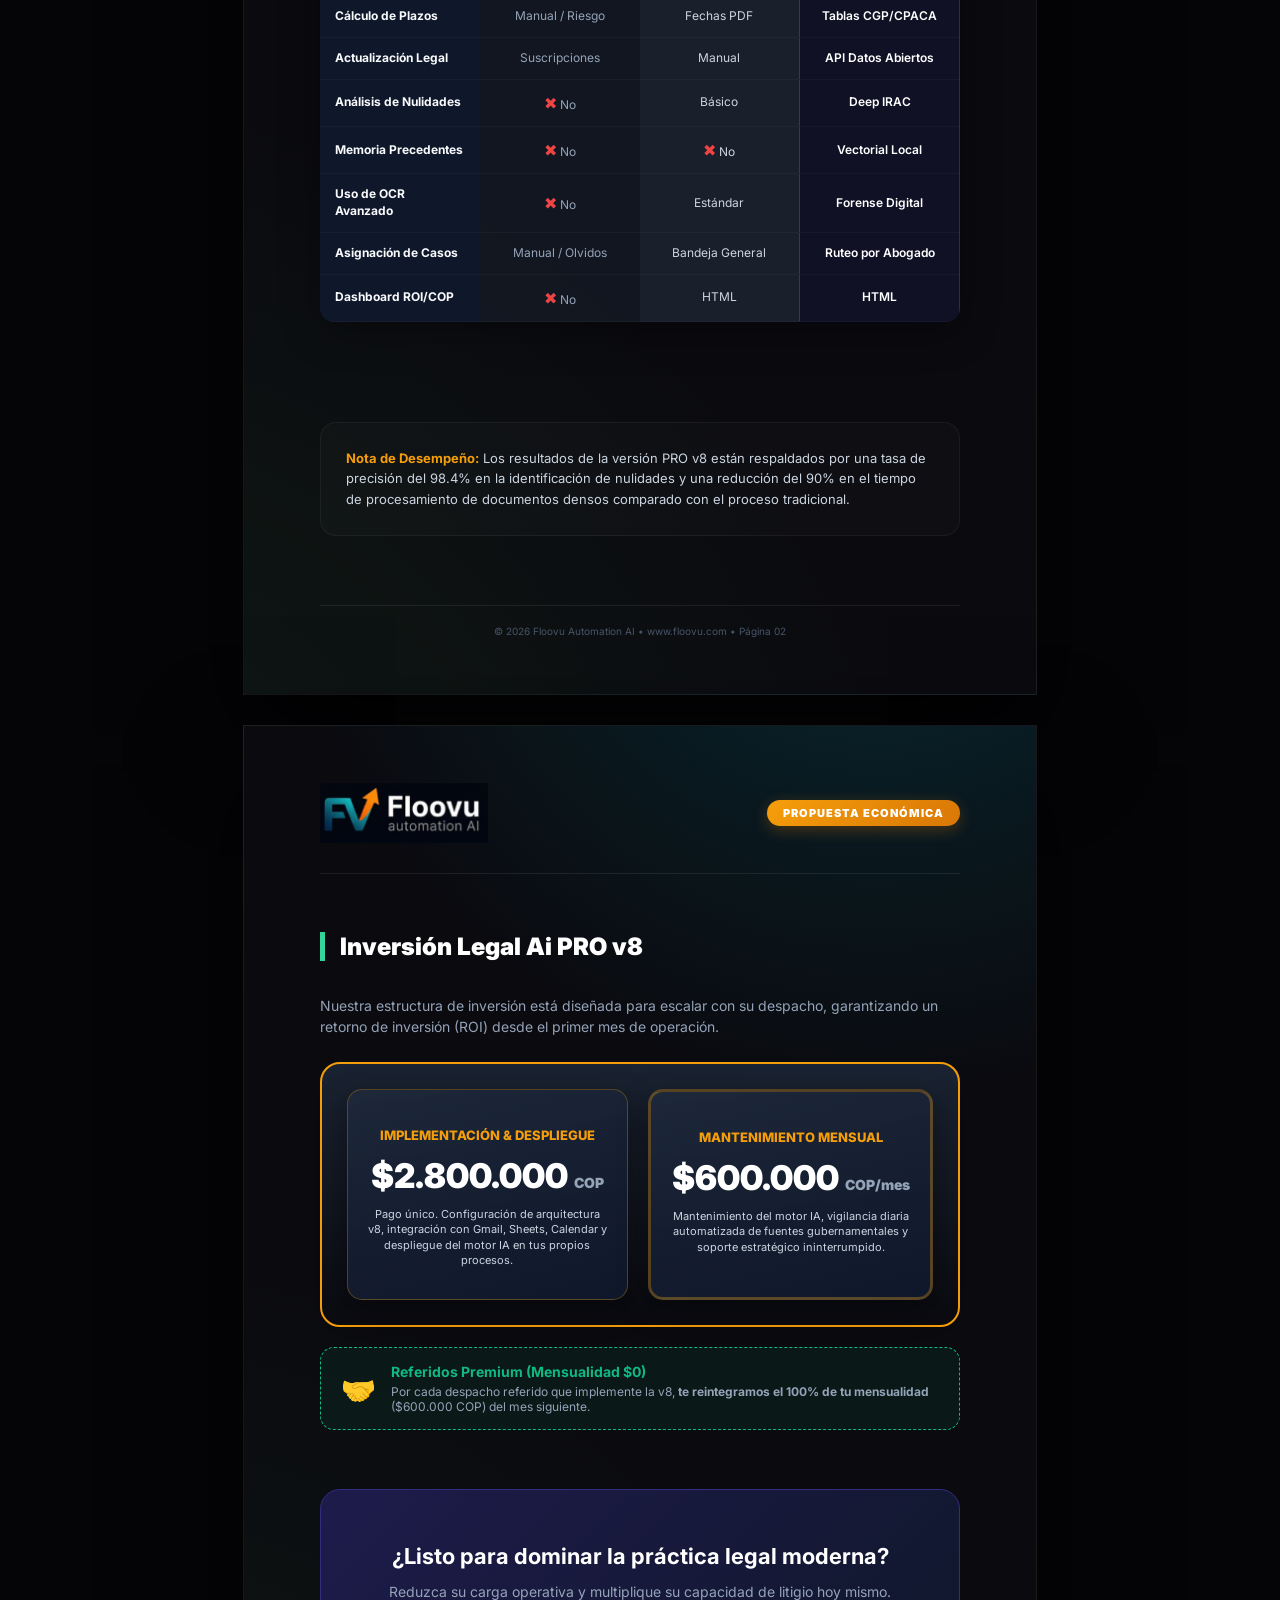
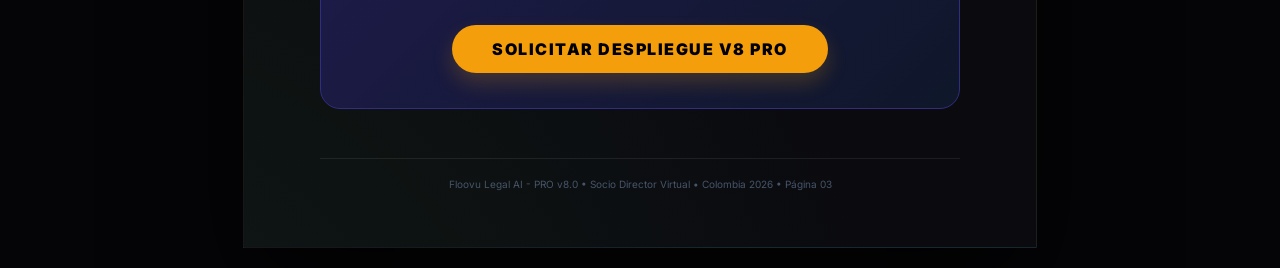
<file: legal-ai-pro-v8.html>
<!DOCTYPE html>
<html lang="es">

<head>
    <meta charset="UTF-8">
    <title>Floovu Legal AI - PRO v8 | Propuesta Comercial</title>
    <link rel="icon" type="image/png" href="images/favicon.png?v=2">
    <link rel="shortcut icon" href="images/favicon.png?v=2">
    <link rel="apple-touch-icon" href="images/favicon.png?v=2">
    <style>
        @import url('https://fonts.googleapis.com/css2?family=Inter:wght@300;400;600;700;800;900&display=swap');

        @page {
            size: A4;
            margin: 0;
        }

        * {
            box-sizing: border-box;
            -webkit-print-color-adjust: exact;
            print-color-adjust: exact;
        }

        body {
            margin: 0;
            padding: 20px;
            font-family: 'Inter', sans-serif;
            background-color: #050508;
            display: flex;
            flex-direction: column;
            align-items: center;
            gap: 30px;
        }

        .a4-container {
            width: 210mm;
            height: 297mm;
            background: #0a0a0f;
            position: relative;
            overflow: hidden;
            padding: 15mm 20mm;
            color: #e2e8f0;
            background-image:
                radial-gradient(circle at 80% -20%, rgba(0, 229, 255, 0.15) 0%, transparent 40%),
                radial-gradient(circle at -20% 120%, rgba(76, 175, 80, 0.1) 0%, transparent 50%);
            box-shadow: 0 40px 100px rgba(0, 0, 0, 0.8);
            page-break-after: always;
            break-after: page;
            display: flex;
            flex-direction: column;
            border: 1px solid rgba(255, 255, 255, 0.05);
        }

        .header {
            display: flex;
            justify-content: space-between;
            align-items: center;
            border-bottom: 1px solid rgba(255, 255, 255, 0.08);
            padding-bottom: 8mm;
            margin-bottom: 10mm;
        }

        .logo-main-img {
            height: 60px;
            width: auto;
            display: block;
        }

        .badge-pro {
            background: linear-gradient(135deg, #f59e0b, #d97706);
            color: #ffffff;
            padding: 6px 16px;
            border-radius: 30px;
            font-size: 11px;
            font-weight: 900;
            box-shadow: 0 4px 15px rgba(217, 119, 6, 0.3);
            letter-spacing: 1px;
            text-transform: uppercase;
        }

        .hero {
            margin-bottom: 20px;
        }

        .hero h1 {
            font-size: 34px;
            font-weight: 950;
            line-height: 1.1;
            margin-bottom: 12px;
            color: #ffffff;
        }

        .hero h1 span {
            background: linear-gradient(135deg, #38bdf8, #818cf8);
            -webkit-background-clip: text;
            background-clip: text;
            -webkit-text-fill-color: transparent;
        }

        .hero p {
            font-size: 14px;
            color: #94a3b8;
            max-width: 95%;
            line-height: 1.5;
            margin: 0;
        }

        .product-showcase {
            display: flex;
            gap: 25px;
            align-items: center;
            margin-bottom: 20px;
            background: rgba(255, 255, 255, 0.02);
            border: 1px solid rgba(255, 255, 255, 0.05);
            border-radius: 20px;
            padding: 18px;
        }

        .product-img {
            width: 175px;
            height: auto;
            border-radius: 10px;
            box-shadow: 0 15px 40px rgba(0, 0, 0, 0.5);
        }

        .features-list {
            flex: 1;
        }

        .feature-item {
            display: flex;
            align-items: flex-start;
            gap: 10px;
            margin-bottom: 10px;
        }

        .feature-icon {
            color: #38bdf8;
            font-size: 20px;
            margin-top: 2px;
        }

        .feature-text b {
            color: #f8fafc;
            display: block;
            font-size: 14px;
        }

        .feature-text span {
            color: #94a3b8;
            font-size: 12px;
            line-height: 1.4;
        }

        .section-title {
            font-size: 24px;
            font-weight: 900;
            color: #ffffff;
            margin-bottom: 20px;
            border-left: 5px solid #f59e0b;
            padding-left: 15px;
        }

        .comparison-table {
            width: 100%;
            border-collapse: collapse;
            border-radius: 14px;
            overflow: hidden;
            box-shadow: 0 10px 40px rgba(0, 0, 0, 0.3);
            margin-bottom: auto;
        }

        .comparison-table th {
            padding: 14px 10px;
            font-weight: 800;
            font-size: 11px;
            text-transform: uppercase;
            letter-spacing: 1px;
            text-align: center;
        }

        .comparison-table th.col-base {
            background: #1e293b;
            color: #94a3b8;
        }

        .comparison-table th.col-v1 {
            background: #334155;
            color: #cbd5e1;
        }

        .comparison-table th.col-pro {
            background: linear-gradient(135deg, #1e1b4b, #312e81);
            color: #ffffff;
            border-bottom: 3px solid #f59e0b;
        }

        .comparison-table td {
            padding: 12px 15px;
            font-size: 12px;
            border-bottom: 1px solid rgba(255, 255, 255, 0.03);
            line-height: 1.4;
            vertical-align: middle;
        }

        .td-feature {
            background: #0f172a;
            color: #f8fafc;
            font-weight: 700;
            width: 25%;
        }

        .td-base {
            background: rgba(30, 41, 59, 0.4);
            color: #94a3b8;
            width: 25%;
            text-align: center;
        }

        .td-v1 {
            background: rgba(51, 65, 85, 0.4);
            color: #cbd5e1;
            width: 25%;
            text-align: center;
        }

        .td-pro {
            background: rgba(49, 46, 129, 0.2);
            color: #ffffff;
            font-weight: 600;
            width: 25%;
            text-align: center;
            border-left: 1px solid rgba(245, 158, 11, 0.2);
            border-right: 1px solid rgba(245, 158, 11, 0.2);
        }

        .check-no {
            color: #ef4444;
            font-size: 16px;
        }

        .check-yes {
            color: #10b981;
            font-size: 16px;
        }

        .check-pro {
            color: #f59e0b;
            font-size: 18px;
            font-weight: 900;
        }

        .metrics {
            display: flex;
            gap: 15px;
            margin-bottom: 20px;
        }

        .metric-card {
            background: rgba(255, 255, 255, 0.03);
            border: 1px solid rgba(255, 255, 255, 0.08);
            border-radius: 16px;
            padding: 15px;
            flex: 1;
            text-align: center;
        }

        .metric-card .value {
            font-size: 28px;
            font-weight: 900;
            color: #ffffff;
            margin-bottom: 2px;
        }

        .metric-card .label {
            font-size: 9px;
            color: #64748b;
            text-transform: uppercase;
            font-weight: 800;
            letter-spacing: 1px;
        }

        .pricing-section {
            background: linear-gradient(180deg, rgba(30, 41, 59, 0.8) 0%, rgba(15, 23, 42, 0) 100%);
            border: 2px solid #f59e0b;
            border-radius: 20px;
            padding: 25px;
            margin-bottom: 20px;
            position: relative;
        }

        .pricing-grid {
            display: flex;
            gap: 20px;
        }

        .pricing-card {
            flex: 1;
            background: rgba(15, 23, 42, 0.7);
            border: 1px solid rgba(245, 158, 11, 0.3);
            border-radius: 15px;
            padding: 20px;
            text-align: center;
        }

        .pricing-card.main {
            background: linear-gradient(165deg, rgba(30, 41, 59, 0.9), rgba(15, 23, 42, 1));
            box-shadow: 0 10px 30px rgba(0, 0, 0, 0.4);
        }

        .pricing-card h4 {
            color: #f59e0b;
            font-size: 13px;
            text-transform: uppercase;
            margin-bottom: 12px;
            font-weight: 800;
        }

        .pricing-price {
            font-size: 34px;
            font-weight: 950;
            color: #ffffff;
            margin-bottom: 10px;
        }

        .pricing-price span {
            font-size: 14px;
            color: #94a3b8;
        }

        .pricing-desc {
            font-size: 11px;
            color: #cbd5e1;
            line-height: 1.4;
        }

        .referral-box {
            background: rgba(16, 185, 129, 0.08);
            border: 1px dashed #10b981;
            border-radius: 14px;
            padding: 15px 20px;
            display: flex;
            align-items: center;
            gap: 15px;
            margin-bottom: 20px;
        }

        .footer {
            margin-top: auto;
            text-align: center;
            padding-top: 5mm;
            border-top: 1px solid rgba(255, 255, 255, 0.08);
            font-size: 10px;
            color: #475569;
        }

        @media print {
            body {
                padding: 0;
                background-color: transparent;
            }

            .a4-container {
                box-shadow: none;
            }
        }
    </style>
</head>

<body>

    <!-- ==================== PÁGINA 1: PRESENTACIÓN Y FEATURES ==================== -->
    <div class="a4-container">

        <div class="header">
            <img src="images/logo.png" alt="Floovu AI" class="logo-main-img" style="height: 40px; width: auto;">
            <span class="badge-pro">Legal Ai PRO v8</span>
        </div>

        <div class="hero">
            <h1>Socio Director Virtual & <span>Litigio Estratégico</span></h1>
            <p>La versión <b>PRO v8</b> de Floovu Legal Ai no es solo un asistente; es la máxima autoridad jurídica
                digital para tu despacho. Diseñado específicamente para el derecho procesal colombiano, bajo una
                arquitectura de <b>Inteligencia Artificial Senior</b> de alta capacidad y protocolos de análisis
                ministerial.</p>
        </div>

        <div class="product-showcase">
            <img src="images/legal-ai-pro-v8.png" alt="Floovu Legal Ai PRO v8" class="product-img" />
            <div class="features-list">
                <div class="feature-item">
                    <span class="feature-icon">🧠</span>
                    <div class="feature-text">
                        <b>Cerebro Estratégico v8 (IA Senior)</b>
                        <span>Análisis profundo de fondo utilizando IA de escala empresarial para litigio de alto
                            nivel.</span>
                    </div>
                </div>
                <div class="feature-item">
                    <span class="feature-icon">📑</span>
                    <div class="feature-text">
                        <b>Protocolo IRAC Avanzado</b>
                        <span>Estructura jurídica profesional: Hechos, Normas, Aplicación y Hoja de Ruta Táctica.</span>
                    </div>
                </div>
                <div class="feature-item">
                    <span class="feature-icon">⚖️</span>
                    <div class="feature-text">
                        <b>Cálculo de Términos (CGP/CPACA)</b>
                        <span>Algoritmo inteligente que aplica plazos procesales según la ley vigente en
                            Colombia.</span>
                    </div>
                </div>
                <div class="feature-item">
                    <span class="feature-icon">📡</span>
                    <div class="feature-text">
                        <b>Vigilancia Diaria Ministerial</b>
                        <span>Escaneo automático de leyes, decretos y sentencias unificadoras para
                            auto-aprendizaje.</span>
                    </div>
                </div>
                <div class="feature-item">
                    <span class="feature-icon">📧</span>
                    <div class="feature-text">
                        <b>Enrutamiento Inteligente a Responsables</b>
                        <span>Identificación automática del abogado asignado y entrega de 'Hoja de Ruta' personalizada
                            vía email para acción inmediata.</span>
                    </div>
                </div>
            </div>
        </div>

        <div class="metrics">
            <div class="metric-card">
                <div class="value">98.4%</div>
                <div class="label">Precisión IRAC</div>
            </div>
            <div class="metric-card">
                <div class="value">-$150k</div>
                <div class="label">Ahorro / Documento</div>
            </div>
            <div class="metric-card">
                <div class="value">100%</div>
                <div class="label">Auditoría Procesal</div>
            </div>
        </div>

        <div
            style="background: rgba(255,255,255,0.03); padding: 20px; border-radius: 16px; border: 1px solid rgba(56,189,248,0.1);">
            <h3 style="color: #ffffff; font-size: 16px; margin: 0 0 10px 0;">🛡️ Blindaje Jurídico Floovu</h3>
            <p style="font-size: 13px; color: #94a3b8; line-height: 1.5; margin: 0;">
                A diferencia de otras IAs, Floovu PRO v8 consulta una <b>Memoria Local de Precedentes</b> propia de tu
                despacho, asegurando que la estrategia del caso sea coherente con tu historial, manteniendo el tono
                ejecutivo y técnico-jurídico orientado a la victoria.
            </p>
        </div>

        <div class="footer" style="margin-top: auto;">
            © 2026 Floovu Automation AI • www.floovu.com • Página 01
        </div>
    </div>

    <!-- ==================== PÁGINA 2: COMPARATIVA ==================== -->
    <div class="a4-container">
        <div class="header">
            <img src="images/logo.png" alt="Floovu AI" class="logo-main-img" style="height: 60px; width: auto;">
            <span class="badge-pro">Análisis de Capacidades</span>
        </div>

        <h2 class="section-title">Análisis Comparativo de Capacidad</h2>
        <p style="color: #94a3b8; font-size: 14px; margin-bottom: 25px; line-height: 1.5;">Evaluación de eficiencia
            operativa entre el paradigma tradicional, la versión estándar y la versión <b>PRO v8</b>.</p>

        <table class="comparison-table">
            <thead>
                <tr>
                    <th class="td-feature" style="background: transparent;">Capacidad</th>
                    <th class="col-base">Tradicional</th>
                    <th class="col-v1">Legal AI Base</th>
                    <th class="col-pro">Legal Ai PRO V8</th>
                </tr>
            </thead>
            <tbody>
                <tr>
                    <td class="td-feature">Modelo de Lenguaje</td>
                    <td class="td-base">Cerebro Humano</td>
                    <td class="td-v1">Llama 8B</td>
                    <td class="td-pro">IA Senior</td>
                </tr>
                <tr>
                    <td class="td-feature">Cálculo de Plazos</td>
                    <td class="td-base">Manual / Riesgo</td>
                    <td class="td-v1">Fechas PDF</td>
                    <td class="td-pro">Tablas CGP/CPACA</td>
                </tr>
                <tr>
                    <td class="td-feature">Actualización Legal</td>
                    <td class="td-base">Suscripciones</td>
                    <td class="td-v1">Manual</td>
                    <td class="td-pro">API Datos Abiertos</td>
                </tr>
                <tr>
                    <td class="td-feature">Análisis de Nulidades</td>
                    <td class="td-base"><span class="check-no">✖</span> No</td>
                    <td class="td-v1">Básico</td>
                    <td class="td-pro">Deep IRAC</td>
                </tr>
                <tr>
                    <td class="td-feature">Memoria Precedentes</td>
                    <td class="td-base"><span class="check-no">✖</span> No</td>
                    <td class="td-v1"><span class="check-no">✖</span> No</td>
                    <td class="td-pro">Vectorial Local</td>
                </tr>
                <tr>
                    <td class="td-feature">Uso de OCR Avanzado</td>
                    <td class="td-base"><span class="check-no">✖</span> No</td>
                    <td class="td-v1">Estándar</td>
                    <td class="td-pro">Forense Digital</td>
                </tr>
                <tr>
                    <td class="td-feature">Asignación de Casos</td>
                    <td class="td-base">Manual / Olvidos</td>
                    <td class="td-v1">Bandeja General</td>
                    <td class="td-pro">Ruteo por Abogado</td>
                </tr>
                <tr>
                    <td class="td-feature">Dashboard ROI/COP</td>
                    <td class="td-base"><span class="check-no">✖</span> No</td>
                    <td class="td-v1">HTML</td>
                    <td class="td-pro">HTML</td>
                </tr>
            </tbody>
        </table>

        <div
            style="margin-top: 30px; background: rgba(255,255,255,0.02); border: 1px solid rgba(255,255,255,0.05); padding: 25px; border-radius: 16px;">
            <p style="color: #cbd5e1; font-size: 13px; line-height: 1.6; margin: 0;">
                <b style="color: #f59e0b;">Nota de Desempeño:</b> Los resultados de la versión PRO v8 están respaldados
                por una tasa de precisión del 98.4% en la identificación de nulidades y una reducción del 90% en el
                tiempo de procesamiento de documentos densos comparado con el proceso tradicional.
            </p>
        </div>

        <div class="footer" style="margin-top: auto;">
            © 2026 Floovu Automation AI • www.floovu.com • Página 02
        </div>
    </div>

    <!-- ==================== PÁGINA 3: INVERSIÓN ==================== -->
    <div class="a4-container">
        <div class="header">
            <img src="images/logo.png" alt="Floovu AI" class="logo-main-img" style="height: 60px; width: auto;">
            <span class="badge-pro">Propuesta Económica</span>
        </div>

        <h2 class="section-title" style="border-left-color: #34d399;">Inversión Legal Ai PRO v8</h2>
        <p style="color: #94a3b8; font-size: 14px; margin-bottom: 25px; line-height: 1.5;">Nuestra estructura de
            inversión está diseñada para escalar con su despacho, garantizando un retorno de inversión (ROI) desde el
            primer mes de operación.</p>

        <div class="pricing-section">
            <div class="pricing-grid">
                <div class="pricing-card main">
                    <h4>Implementación & Despliegue</h4>
                    <div class="pricing-price">$2.800.000 <span>COP</span></div>
                    <p class="pricing-desc">
                        Pago único. Configuración de arquitectura v8, integración con Gmail, Sheets, Calendar y
                        despliegue del motor IA en tus propios procesos.
                    </p>
                </div>
                <div class="pricing-card main" style="border-width: 3px;">
                    <h4>Mantenimiento Mensual</h4>
                    <div class="pricing-price">$600.000 <span>COP/mes</span></div>
                    <p class="pricing-desc">
                        Mantenimiento del motor IA, vigilancia diaria automatizada de fuentes gubernamentales y soporte
                        estratégico ininterrumpido.
                    </p>
                </div>
            </div>
        </div>

        <div class="referral-box" style="margin-bottom: 30px;">
            <div style="font-size: 28px;">🤝</div>
            <div>
                <h4 style="color: #10b981; font-size: 14px; margin: 0 0 4px 0;">Referidos Premium (Mensualidad $0)</h4>
                <p style="color: #94a3b8; font-size: 12px; margin: 0;">Por cada despacho referido que implemente la v8,
                    <b>te reintegramos el 100% de tu mensualidad</b> ($600.000 COP) del mes siguiente.
                </p>
            </div>
        </div>

        <div
            style="background: linear-gradient(135deg, #1e1b4b, #0f172a); border-radius: 20px; padding: 35px; text-align: center; border: 1px solid #312e81; margin-top: auto; margin-bottom: 20px;">
            <h2 style="color: #ffffff; font-size: 22px; margin-bottom: 12px;">¿Listo para dominar la práctica legal
                moderna?</h2>
            <p style="color: #94a3b8; font-size: 14px; margin-bottom: 25px;">Reduzca su carga operativa y multiplique su
                capacidad de litigio hoy mismo.</p>
            <a href="index.html#contacto"
                style="display:inline-block; padding: 14px 40px; background: #f59e0b; color: #000; font-weight: 900; border-radius: 50px; text-transform: uppercase; letter-spacing: 1.5px; box-shadow: 0 10px 20px rgba(245, 158, 11, 0.2); text-decoration: none;">
                Solicitar Despliegue v8 PRO</a>
        </div>

        <div class="footer" style="margin-top: auto;">
            Floovu Legal AI - PRO v8.0 • Socio Director Virtual • Colombia 2026 • Página 03
        </div>
    </div>

</body>

</html>
</file>
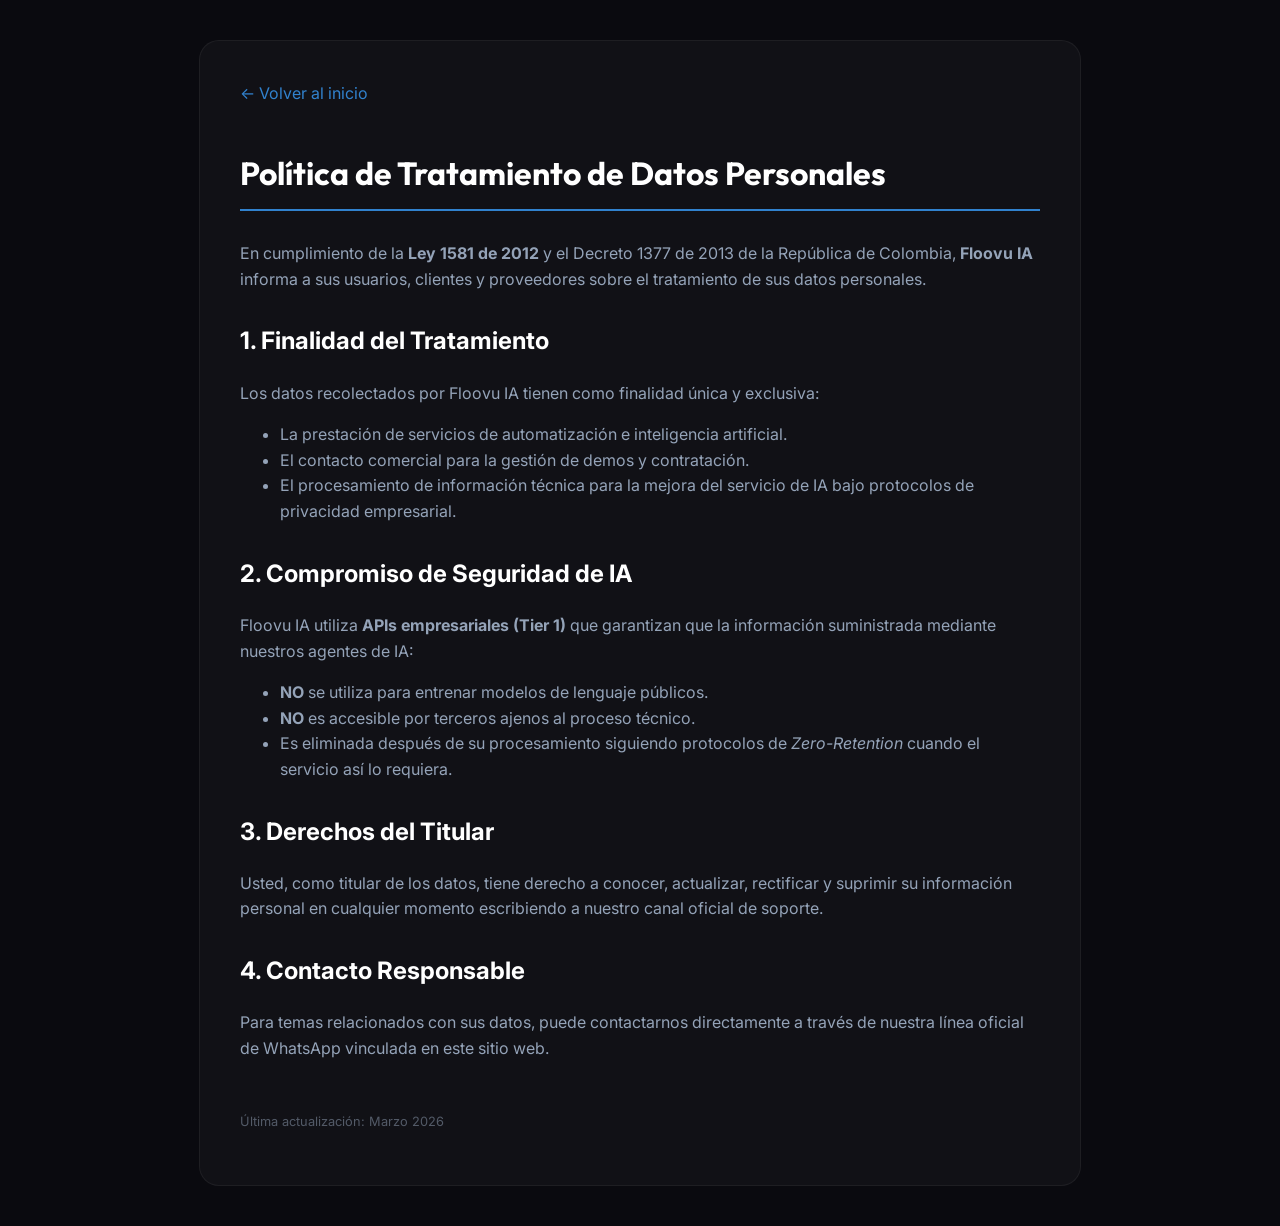
<file: politica-de-privacidad.html>
<!DOCTYPE html>
<html lang="es">

<head>
    <meta charset="UTF-8">
    <meta name="viewport" content="width=device-width, initial-scale=1.0">
    <title>Política de Tratamiento de Datos - Floovu IA</title>
    <link href="https://fonts.googleapis.com/css2?family=Inter:wght@400;600&family=Outfit:wght@700&display=swap"
        rel="stylesheet">
    <style>
        :root {
            --bg: #0a0a0f;
            --text: #e2e8f0;
            --primary: #3182ce;
        }

        body {
            font-family: 'Inter', sans-serif;
            background-color: var(--bg);
            color: var(--text);
            line-height: 1.6;
            margin: 0;
            padding: 40px 20px;
        }

        .container {
            max-width: 800px;
            margin: 0 auto;
            background: rgba(255, 255, 255, 0.03);
            padding: 40px;
            border-radius: 20px;
            border: 1px solid rgba(255, 255, 255, 0.05);
        }

        h1 {
            font-family: 'Outfit', sans-serif;
            color: #fff;
            margin-bottom: 30px;
            border-bottom: 2px solid var(--primary);
            padding-bottom: 10px;
        }

        h2 {
            color: #fff;
            margin-top: 30px;
        }

        p,
        li {
            color: #94a3b8;
        }

        .back-link {
            display: inline-block;
            margin-bottom: 20px;
            color: var(--primary);
            text-decoration: none;
        }
    </style>
</head>

<body>
    <div class="container">
        <a href="index.html" class="back-link">← Volver al inicio</a>
        <h1>Política de Tratamiento de Datos Personales</h1>
        <p>En cumplimiento de la <strong>Ley 1581 de 2012</strong> y el Decreto 1377 de 2013 de la República de
            Colombia, <strong>Floovu IA</strong> informa a sus usuarios, clientes y proveedores sobre el tratamiento de
            sus datos personales.</p>

        <h2>1. Finalidad del Tratamiento</h2>
        <p>Los datos recolectados por Floovu IA tienen como finalidad única y exclusiva:</p>
        <ul>
            <li>La prestación de servicios de automatización e inteligencia artificial.</li>
            <li>El contacto comercial para la gestión de demos y contratación.</li>
            <li>El procesamiento de información técnica para la mejora del servicio de IA bajo protocolos de privacidad
                empresarial.</li>
        </ul>

        <h2>2. Compromiso de Seguridad de IA</h2>
        <p>Floovu IA utiliza <strong>APIs empresariales (Tier 1)</strong> que garantizan que la información suministrada
            mediante nuestros agentes de IA:</p>
        <ul>
            <li><strong>NO</strong> se utiliza para entrenar modelos de lenguaje públicos.</li>
            <li><strong>NO</strong> es accesible por terceros ajenos al proceso técnico.</li>
            <li>Es eliminada después de su procesamiento siguiendo protocolos de <em>Zero-Retention</em> cuando el
                servicio así lo requiera.</li>
        </ul>

        <h2>3. Derechos del Titular</h2>
        <p>Usted, como titular de los datos, tiene derecho a conocer, actualizar, rectificar y suprimir su información
            personal en cualquier momento escribiendo a nuestro canal oficial de soporte.</p>

        <h2>4. Contacto Responsable</h2>
        <p>Para temas relacionados con sus datos, puede contactarnos directamente a través de nuestra línea oficial de
            WhatsApp vinculada en este sitio web.</p>

        <p style="margin-top: 50px; font-size: 0.8rem; opacity: 0.5;">Última actualización: Marzo 2026</p>
    </div>
</body>

</html>
</file>
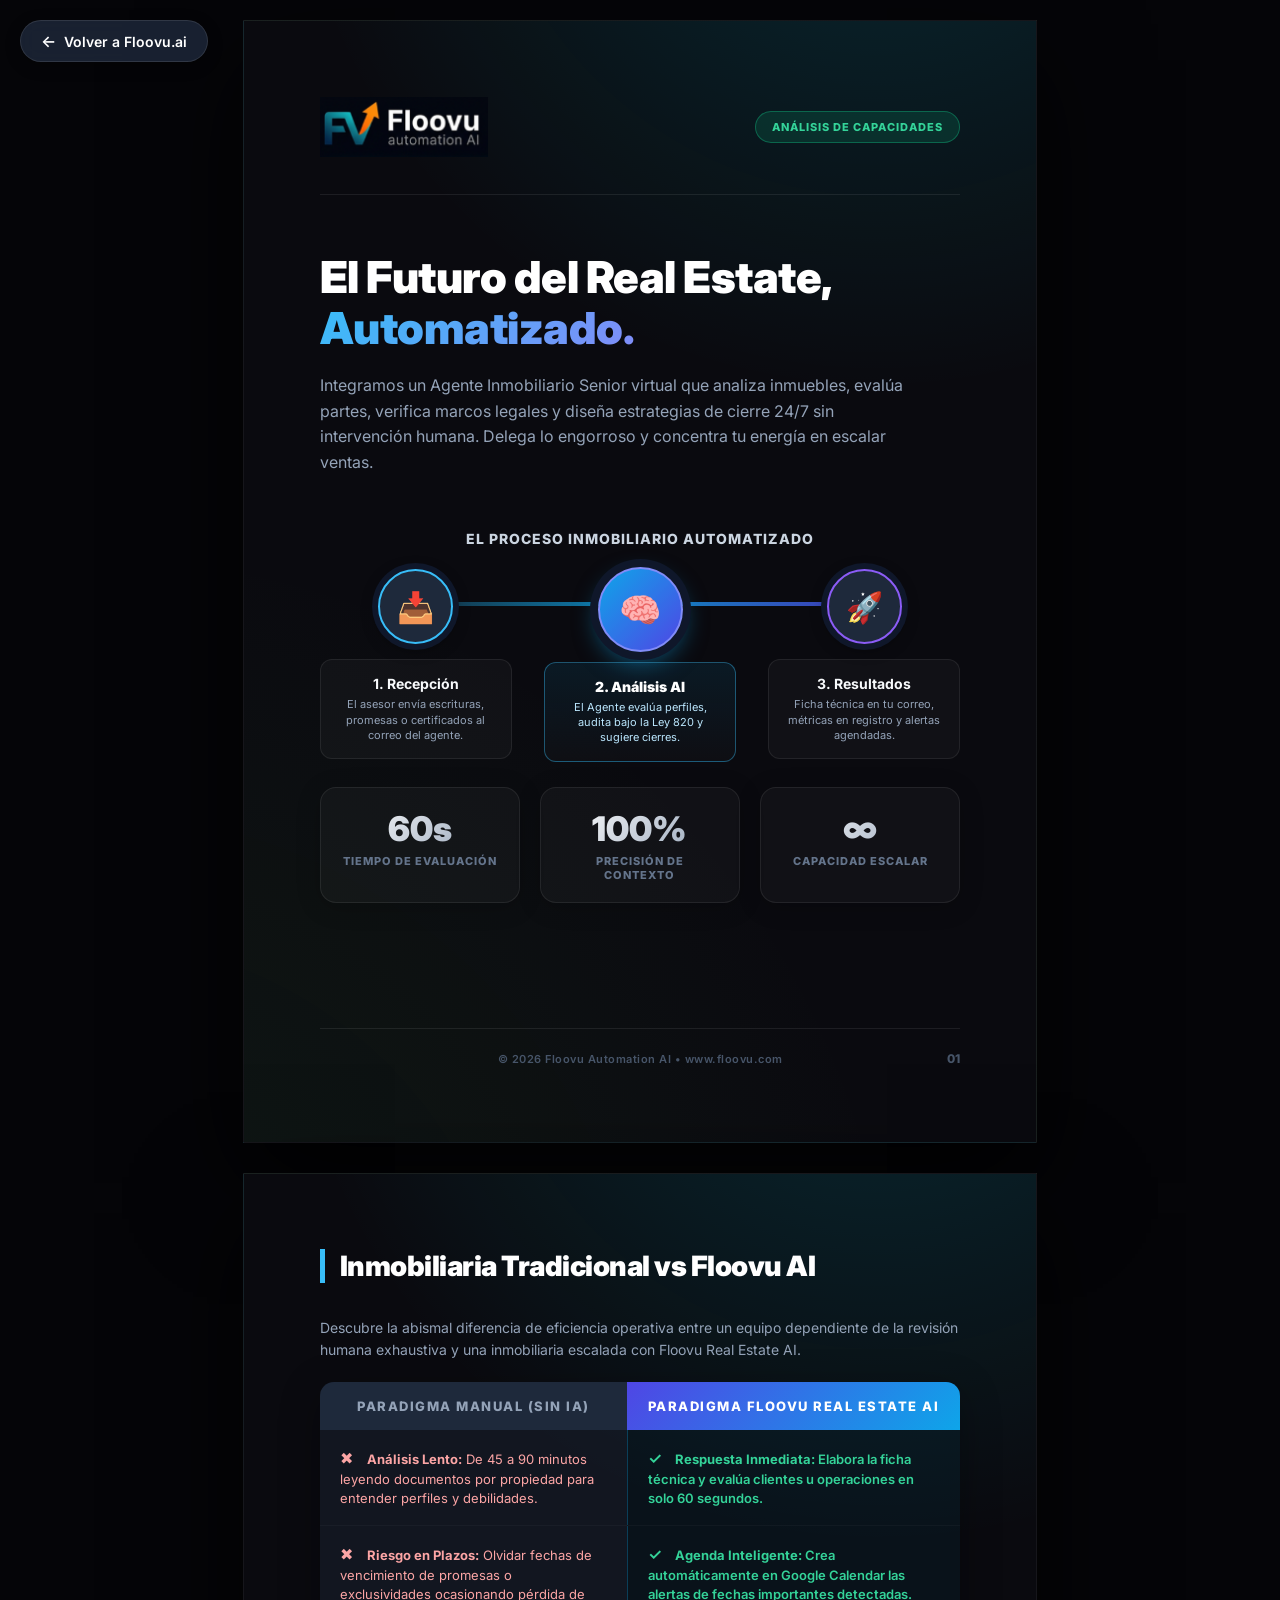
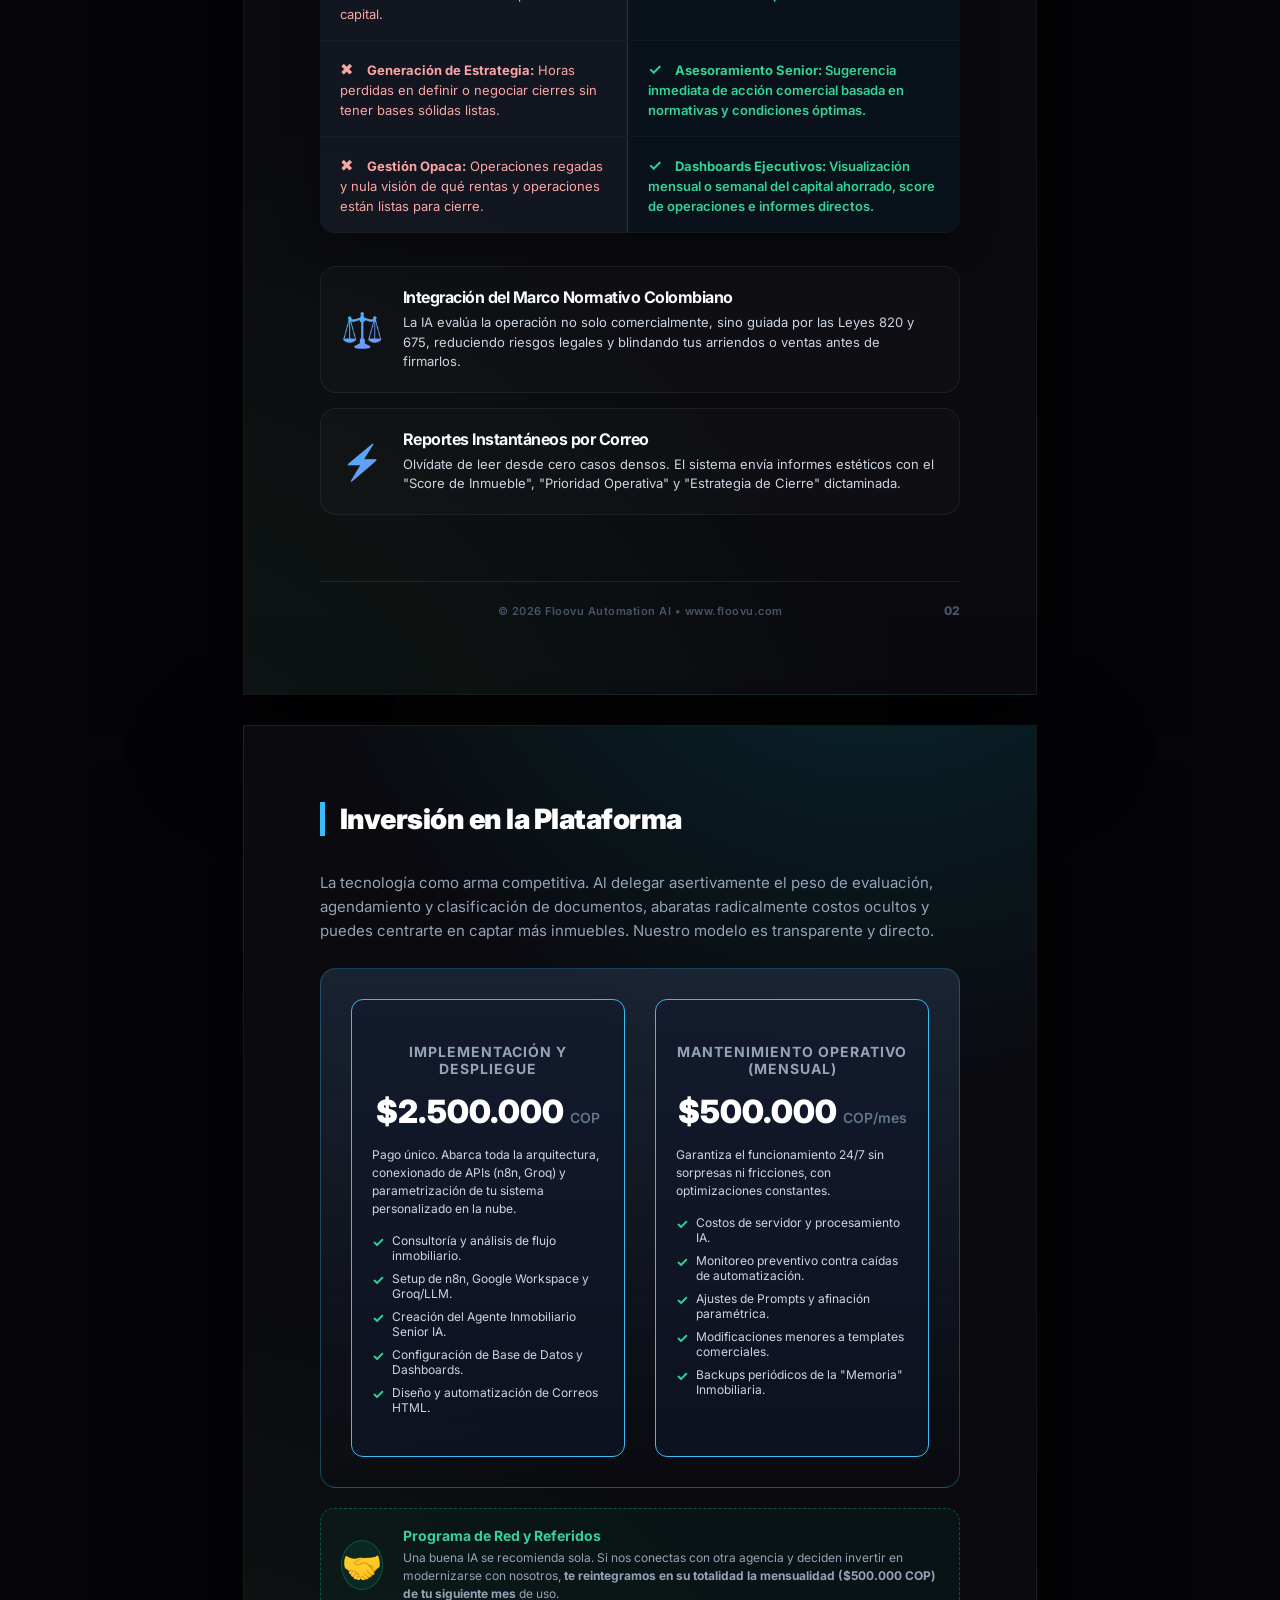
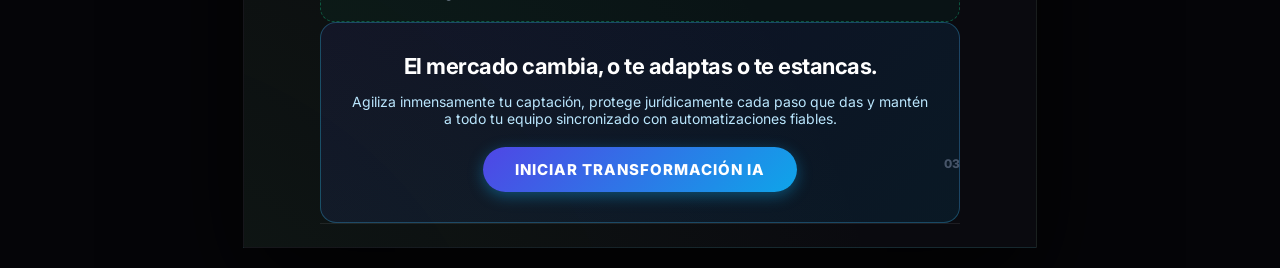
<file: real-estate.html>
<!DOCTYPE html>
<html lang="es">

<head>
    <meta http-equiv="Content-Type" content="text/html; charset=UTF-8">

    <title>Floovu Real Estate AI - Presentación Comercial</title>
    <link rel="icon" type="image/png" href="images/favicon.png?v=2">
    <link rel="shortcut icon" href="images/favicon.png?v=2">
    <link rel="apple-touch-icon" href="images/favicon.png?v=2">
    <style>
        @import url('https://fonts.googleapis.com/css2?family=Inter:wght@300;400;600;700;800;900&display=swap');

        @page {
            size: A4;
            margin: 0;
        }

        * {
            box-sizing: border-box;
            -webkit-print-color-adjust: exact;
            print-color-adjust: exact;
        }

        body {
            margin: 0;
            padding: 20px;
            font-family: 'Inter', sans-serif;
            background-color: #050508;
            display: flex;
            flex-direction: column;
            align-items: center;
            gap: 30px;
        }

        .a4-container {
            width: 210mm;
            height: 297mm;
            background: #0a0a0f;
            position: relative;
            overflow: hidden;
            padding: 20mm;
            color: #e2e8f0;
            background-image:
                radial-gradient(circle at 80% -20%, rgba(0, 229, 255, 0.15) 0%, transparent 40%),
                radial-gradient(circle at -20% 120%, rgba(76, 175, 80, 0.1) 0%, transparent 50%);
            box-shadow: 0 40px 100px rgba(0, 0, 0, 0.8);
            page-break-after: always;
            break-after: page;
            display: flex;
            flex-direction: column;
            border: 1px solid rgba(255, 255, 255, 0.05);
        }

        .header {
            display: flex;
            justify-content: space-between;
            align-items: center;
            border-bottom: 1px solid rgba(255, 255, 255, 0.08);
            padding-bottom: 10mm;
            margin-bottom: 15mm;
        }

        .logo-main-img {
            height: 60px;
            width: auto;
            display: block;
        }

        .badge {
            background: rgba(16, 185, 129, 0.15);
            color: #34d399;
            padding: 8px 16px;
            border-radius: 30px;
            font-size: 11px;
            font-weight: 800;
            border: 1px solid rgba(16, 185, 129, 0.4);
            letter-spacing: 1px;
            text-transform: uppercase;
        }

        h1,
        h2,
        h3 {
            margin: 0;
            letter-spacing: -0.5px;
        }

        .hero h1 {
            font-size: 44px;
            font-weight: 900;
            line-height: 1.15;
            margin-bottom: 20px;
            color: #ffffff;
        }

        .hero h1 span {
            background: linear-gradient(135deg, #38bdf8, #818cf8);
            -webkit-background-clip: text;
            background-clip: text;
            -webkit-text-fill-color: transparent;
        }

        .hero p {
            font-size: 16px;
            color: #94a3b8;
            max-width: 95%;
            line-height: 1.6;
            margin: 0 0 25px 0;
            font-weight: 400;
        }

        /* --- DIAGRAMA VISUAL DE FUNCIONAMIENTO --- */
        .metrics {
            display: flex;
            gap: 20px;
            margin-bottom: auto;
        }

        .metric-card {
            background: rgba(255, 255, 255, 0.03);
            border: 1px solid rgba(255, 255, 255, 0.08);
            border-radius: 16px;
            padding: 20px;
            flex: 1;
            text-align: center;
            box-shadow: 0 4px 25px rgba(0, 0, 0, 0.2);
        }

        .metric-card .value {
            font-size: 34px;
            font-weight: 900;
            color: #ffffff;
            margin-bottom: 5px;
            background: linear-gradient(135deg, #ffffff, #94a3b8);
            -webkit-background-clip: text;
            background-clip: text;
            -webkit-text-fill-color: transparent;
        }

        .metric-card .label {
            font-size: 11px;
            color: #64748b;
            text-transform: uppercase;
            font-weight: 800;
            letter-spacing: 1px;
        }

        /* Títulos de sección */
        .section-title {
            font-size: 28px;
            font-weight: 900;
            color: #ffffff;
            margin-bottom: 20px;
            border-left: 5px solid #38bdf8;
            padding-left: 15px;
        }

        .comparison-table {
            width: 100%;
            border-collapse: collapse;
            border-radius: 14px;
            overflow: hidden;
            box-shadow: 0 10px 40px rgba(0, 0, 0, 0.3);
            margin-bottom: auto;
        }

        .comparison-table th {
            padding: 16px;
            font-weight: 800;
            font-size: 13px;
            text-transform: uppercase;
            letter-spacing: 1.5px;
        }

        .comparison-table th:first-child {
            background: #1e293b;
            color: #94a3b8;
            width: 48%;
        }

        .comparison-table th:last-child {
            background: linear-gradient(135deg, #4f46e5, #0ea5e9);
            color: #ffffff;
            width: 52%;
        }

        .comparison-table td {
            padding: 16px 20px;
            font-size: 13px;
            background: rgba(30, 41, 59, 0.4);
            border-bottom: 1px solid rgba(255, 255, 255, 0.03);
            line-height: 1.5;
            vertical-align: top;
        }

        .td-old {
            color: #fca5a5;
        }

        .td-new {
            color: #34d399;
            font-weight: 600;
            background: rgba(14, 165, 233, 0.05) !important;
            border-left: 1px solid rgba(14, 165, 233, 0.3);
        }

        .icon {
            margin-right: 10px;
            font-size: 16px;
        }

        .features-grid {
            display: grid;
            grid-template-columns: 1fr;
            gap: 15px;
            margin-bottom: auto;
        }

        .feature-row {
            display: flex;
            align-items: center;
            background: rgba(255, 255, 255, 0.02);
            border: 1px solid rgba(255, 255, 255, 0.06);
            border-radius: 16px;
            padding: 20px;
        }

        .feature-icon-large {
            font-size: 34px;
            background: linear-gradient(135deg, #38bdf8, #818cf8);
            -webkit-background-clip: text;
            background-clip: text;
            -webkit-text-fill-color: transparent;
            margin-right: 20px;
            width: 45px;
            text-align: center;
        }

        .feature-info h3 {
            color: #f8fafc;
            font-size: 16px;
            margin-bottom: 6px;
        }

        .feature-info p {
            color: #cbd5e1;
            font-size: 13px;
            line-height: 1.5;
            margin: 0;
        }

        /* PRECIOS Y COTIZACIÓN */
        .pricing-section {
            background: linear-gradient(180deg, rgba(30, 41, 59, 0.8) 0%, rgba(15, 23, 42, 0) 100%);
            border: 1px solid rgba(56, 189, 248, 0.3);
            border-radius: 16px;
            padding: 30px;
            margin-bottom: 20px;
        }

        .pricing-grid {
            display: flex;
            gap: 30px;
            align-items: stretch;
        }

        .pricing-card {
            flex: 1;
            background: rgba(15, 23, 42, 0.6);
            border: 1px solid rgba(255, 255, 255, 0.05);
            border-radius: 12px;
            padding: 25px 20px;
            text-align: center;
        }

        .pricing-card.essential {
            border: 1px solid #38bdf8;
            position: relative;
        }

        .pricing-card h4 {
            color: #94a3b8;
            font-size: 14px;
            text-transform: uppercase;
            letter-spacing: 1px;
            margin-bottom: 15px;
        }

        .pricing-price {
            font-size: 32px;
            font-weight: 900;
            color: #ffffff;
            margin-bottom: 15px;
        }

        .pricing-price span {
            font-size: 14px;
            color: #64748b;
            font-weight: 600;
        }

        .pricing-desc {
            font-size: 12px;
            color: #cbd5e1;
            line-height: 1.5;
            margin: 0;
            text-align: left;
        }

        .price-features {
            text-align: left;
            margin-top: 15px;
            padding-left: 0;
        }

        .price-features li {
            list-style: none;
            margin-bottom: 8px;
            color: #cbd5e1;
            font-size: 12px;
            display: flex;
            align-items: flex-start;
        }

        .price-features li::before {
            content: '✓';
            color: #34d399;
            font-weight: bold;
            margin-right: 8px;
            font-size: 14px;
        }

        .cta-box {
            background: linear-gradient(135deg, rgba(79, 70, 229, 0.1), rgba(14, 165, 233, 0.1));
            border: 1px solid rgba(56, 189, 248, 0.3);
            border-radius: 16px;
            padding: 30px;
            text-align: center;
            margin-top: auto;
        }

        .cta-box h2 {
            color: #ffffff;
            font-size: 22px;
            margin-bottom: 10px;
        }

        .cta-box p {
            color: #bae6fd;
            font-size: 14px;
            margin-bottom: 0;
        }

        .footer {
            margin-top: auto;
            text-align: center;
            padding-top: 6mm;
            border-top: 1px solid rgba(255, 255, 255, 0.08);
            font-size: 11px;
            color: #475569;
            font-weight: 600;
            letter-spacing: 0.5px;
        }

        .page-number {
            position: absolute;
            bottom: 20mm;
            right: 20mm;
            font-size: 12px;
            color: #475569;
            font-weight: 800;
        }

        @media print {
            body {
                padding: 0;
                background-color: transparent;
                gap: 0;
            }

            .a4-container {
                box-shadow: none;
            }
        }
    </style>
</head>

<body>
    <!-- Botón Volver Flotante -->
    <a href="index.html"
        style="position: fixed; top: 20px; left: 20px; z-index: 1000; background: rgba(30, 41, 59, 0.8); backdrop-filter: blur(10px); color: #fff; padding: 10px 20px; border-radius: 50px; text-decoration: none; font-size: 14px; font-weight: 600; border: 1px solid rgba(255, 255, 255, 0.1); display: flex; align-items: center; gap: 8px; box-shadow: 0 4px 15px rgba(0,0,0,0.3); transition: all 0.3s;"
        onmouseover="this.style.background='rgba(56, 189, 248, 0.2)'; this.style.borderColor='rgba(56, 189, 248, 0.4)';"
        onmouseout="this.style.background='rgba(30, 41, 59, 0.8)'; this.style.borderColor='rgba(255, 255, 255, 0.1)';">
        <span style="font-size: 16px;">←</span> Volver a Floovu.ai
    </a>

    <div class="a4-container">

        <div class="header">
            <img src="images/logo.png" alt="Floovu AI" class="logo-main-img" style="height: 60px; width: auto;">
            <span class="badge">Análisis de Capacidades</span>
        </div>

        <div class="hero">
            <h1>El Futuro del Real Estate, <span>Automatizado.</span></h1>
            <p>Integramos un Agente Inmobiliario Senior virtual que analiza inmuebles, evalúa partes, verifica marcos
                legales y diseña estrategias de cierre 24/7 sin intervención humana. Delega lo engorroso y concentra tu
                energía en escalar ventas.</p>
        </div>

        <!-- GRÁFICO VISUAL DEL FLUJO DE TRABAJO -->
        <div style="margin-bottom: 25px; margin-top: 15px;">
            <p
                style="color: #cbd5e1; font-weight: 800; font-size: 14px; text-transform: uppercase; letter-spacing: 1px; margin-bottom: 20px; text-align: center;">
                El Proceso Inmobiliario Automatizado</p>

            <div style="display: flex; align-items: center; justify-content: space-between; position: relative;">
                <!-- Línea de conexión de fondo -->
                <div
                    style="position: absolute; top: 35px; left: 15%; right: 15%; height: 4px; background: linear-gradient(90deg, rgba(56, 189, 248, 0.2) 0%, rgba(14, 165, 233, 0.8) 50%, rgba(79, 70, 229, 0.8) 100%); z-index: 1;">
                </div>

                <!-- Paso 1 -->
                <div style="text-align: center; width: 30%; position: relative; z-index: 2;">
                    <div
                        style="font-size: 30px; height: 75px; width: 75px; margin: 0 auto 15px; background: #1e293b; border-radius: 50%; display: flex; align-items: center; justify-content: center; box-shadow: 0 0 0 6px #0f172a, 0 4px 15px rgba(0,0,0,0.5); border: 2px solid #38bdf8;">
                        📥
                    </div>
                    <div
                        style="background: rgba(255,255,255,0.03); border: 1px solid rgba(255,255,255,0.08); padding: 15px; border-radius: 12px;">
                        <h4 style="color: #f8fafc; font-size: 14px; margin: 0 0 5px 0;">1. Recepción</h4>
                        <p style="color: #94a3b8; font-size: 11px; margin: 0; line-height: 1.4;">El asesor envía
                            escrituras, promesas o certificados al correo del agente.</p>
                    </div>
                </div>

                <!-- Paso 2 -->
                <div style="text-align: center; width: 30%; position: relative; z-index: 2;">
                    <div
                        style="font-size: 34px; height: 85px; width: 85px; margin: 0 auto 10px; background: linear-gradient(135deg, #0ea5e9, #4f46e5); border-radius: 50%; display: flex; align-items: center; justify-content: center; box-shadow: 0 0 0 8px #0f172a, 0 10px 25px rgba(14, 165, 233, 0.5); border: 2px solid #818cf8;">
                        🧠
                    </div>
                    <div
                        style="background: linear-gradient(180deg, rgba(14,165,233,0.1) 0%, rgba(255,255,255,0.02) 100%); border: 1px solid rgba(56, 189, 248, 0.4); padding: 15px; border-radius: 12px;">
                        <h4 style="color: #ffffff; font-size: 14px; margin: 0 0 5px 0; font-weight: 900;">2. Análisis AI
                        </h4>
                        <p style="color: #bae6fd; font-size: 11px; margin: 0; line-height: 1.4;">El Agente evalúa
                            perfiles, audita bajo la Ley 820 y sugiere cierres.</p>
                    </div>
                </div>

                <!-- Paso 3 -->
                <div style="text-align: center; width: 30%; position: relative; z-index: 2;">
                    <div
                        style="font-size: 30px; height: 75px; width: 75px; margin: 0 auto 15px; background: #1e293b; border-radius: 50%; display: flex; align-items: center; justify-content: center; box-shadow: 0 0 0 6px #0f172a, 0 4px 15px rgba(0,0,0,0.5); border: 2px solid #8b5cf6;">
                        🚀
                    </div>
                    <div
                        style="background: rgba(255,255,255,0.03); border: 1px solid rgba(255,255,255,0.08); padding: 15px; border-radius: 12px;">
                        <h4 style="color: #f8fafc; font-size: 14px; margin: 0 0 5px 0;">3. Resultados</h4>
                        <p style="color: #94a3b8; font-size: 11px; margin: 0; line-height: 1.4;">Ficha técnica en tu
                            correo, métricas en registro y alertas agendadas.</p>
                    </div>
                </div>
            </div>
        </div>

        <div class="metrics">
            <div class="metric-card">
                <div class="value">60s</div>
                <div class="label">Tiempo de Evaluación</div>
            </div>
            <div class="metric-card">
                <div class="value">100%</div>
                <div class="label">Precisión de Contexto</div>
            </div>
            <div class="metric-card">
                <div class="value">∞</div>
                <div class="label">Capacidad Escalar</div>
            </div>
        </div>

        <div class="footer">
            © 2026 Floovu Automation AI • www.floovu.com
        </div>
        <div class="page-number">01</div>
    </div>


    <!-- ==================== PÁGINA 2 ==================== -->
    <div class="a4-container">

        <h2 class="section-title">Inmobiliaria Tradicional vs Floovu AI</h2>
        <p style="color: #94a3b8; margin-bottom: 20px; line-height: 1.6; font-size: 14px;">
            Descubre la abismal diferencia de eficiencia operativa entre un equipo dependiente de la revisión humana
            exhaustiva y una inmobiliaria escalada con Floovu Real Estate AI.
        </p>

        <table class="comparison-table">
            <tbody>
                <tr>
                    <th>Paradigma Manual (Sin IA)</th>
                    <th>Paradigma Floovu Real Estate AI</th>
                </tr>
                <tr>
                    <td class="td-old">
                        <span class="icon">✖</span> <strong>Análisis Lento:</strong> De 45 a 90 minutos leyendo
                        documentos
                        por propiedad para entender perfiles y debilidades.
                    </td>
                    <td class="td-new">
                        <span class="icon">✓</span> <strong>Respuesta Inmediata:</strong> Elabora la ficha técnica y
                        evalúa
                        clientes u operaciones en solo 60 segundos.
                    </td>
                </tr>
                <tr>
                    <td class="td-old">
                        <span class="icon">✖</span> <strong>Riesgo en Plazos:</strong> Olvidar fechas de vencimiento de
                        promesas o exclusividades ocasionando pérdida de capital.
                    </td>
                    <td class="td-new">
                        <span class="icon">✓</span> <strong>Agenda Inteligente:</strong> Crea automáticamente en Google
                        Calendar las alertas de fechas importantes detectadas.
                    </td>
                </tr>
                <tr>
                    <td class="td-old">
                        <span class="icon">✖</span> <strong>Generación de Estrategia:</strong> Horas perdidas en definir
                        o
                        negociar cierres sin tener bases sólidas listas.
                    </td>
                    <td class="td-new">
                        <span class="icon">✓</span> <strong>Asesoramiento Senior:</strong> Sugerencia inmediata de
                        acción
                        comercial basada en normativas y condiciones óptimas.
                    </td>
                </tr>
                <tr>
                    <td class="td-old">
                        <span class="icon">✖</span> <strong>Gestión Opaca:</strong> Operaciones regadas y nula visión de
                        qué
                        rentas y operaciones están listas para cierre.
                    </td>
                    <td class="td-new">
                        <span class="icon">✓</span> <strong>Dashboards Ejecutivos:</strong> Visualización mensual o
                        semanal
                        del capital ahorrado, score de operaciones e informes directos.
                    </td>
                </tr>
            </tbody>
        </table>

        <div class="features-grid">
            <div class="feature-row">
                <div class="feature-icon-large">⚖️</div>
                <div class="feature-info">
                    <h3>Integración del Marco Normativo Colombiano</h3>
                    <p>La IA evalúa la operación no solo comercialmente, sino guiada por las Leyes 820 y 675, reduciendo
                        riesgos legales y blindando tus arriendos o ventas antes de firmarlos.</p>
                </div>
            </div>
            <div class="feature-row">
                <div class="feature-icon-large">⚡</div>
                <div class="feature-info">
                    <h3>Reportes Instantáneos por Correo</h3>
                    <p>Olvídate de leer desde cero casos densos. El sistema envía informes estéticos con el "Score de
                        Inmueble", "Prioridad Operativa" y "Estrategia de Cierre" dictaminada.</p>
                </div>
            </div>
        </div>

        <div class="footer">
            © 2026 Floovu Automation AI • www.floovu.com
        </div>
        <div class="page-number">02</div>
    </div>


    <!-- ==================== PÁGINA 3 ==================== -->
    <div class="a4-container">

        <h2 class="section-title">Inversión en la Plataforma</h2>
        <p style="color: #94a3b8; margin-bottom: 25px; line-height: 1.6; font-size: 15px;">
            La tecnología como arma competitiva. Al delegar asertivamente el peso de evaluación, agendamiento y
            clasificación de documentos, abaratas radicalmente costos ocultos y puedes centrarte en captar más
            inmuebles. Nuestro modelo es transparente y directo.
        </p>

        <div class="pricing-section">
            <div class="pricing-grid">

                <!-- CARD PRECIO 1 -->
                <div class="pricing-card essential">
                    <h4>Implementación y Despliegue</h4>
                    <div class="pricing-price">$2.500.000 <span>COP</span></div>
                    <p class="pricing-desc">
                        Pago único. Abarca toda la arquitectura, conexionado de APIs (n8n, Groq) y parametrización
                        de tu sistema personalizado en la nube.
                    </p>
                    <ul class="price-features">
                        <li>Consultoría y análisis de flujo inmobiliario.</li>
                        <li>Setup de n8n, Google Workspace y Groq/LLM.</li>
                        <li>Creación del Agente Inmobiliario Senior IA.</li>
                        <li>Configuración de Base de Datos y Dashboards.</li>
                        <li>Diseño y automatización de Correos HTML.</li>
                    </ul>
                </div>

                <!-- CARD PRECIO 2 -->
                <div class="pricing-card essential">
                    <h4>Mantenimiento Operativo (Mensual)</h4>
                    <div class="pricing-price">$500.000 <span>COP/mes</span></div>
                    <p class="pricing-desc">
                        Garantiza el funcionamiento 24/7 sin sorpresas ni fricciones, con optimizaciones constantes.
                    </p>
                    <ul class="price-features">
                        <li>Costos de servidor y procesamiento IA.</li>
                        <li>Monitoreo preventivo contra caídas de automatización.</li>
                        <li>Ajustes de Prompts y afinación paramétrica.</li>
                        <li>Modificaciones menores a templates comerciales.</li>
                        <li>Backups periódicos de la "Memoria" Inmobiliaria.</li>
                    </ul>
                </div>

            </div>
        </div>

        <div
            style="background: rgba(16, 185, 129, 0.05); border: 1px dashed rgba(16, 185, 129, 0.4); border-radius: 14px; padding: 18px 20px; display: flex; align-items: center; gap: 20px; margin-bottom: auto;">
            <div
                style="font-size: 32px; background: rgba(16,185,129,0.1); width: 60px; height: 50px; display: flex; align-items: center; justify-content: center; border-radius: 50%; border: 1px solid rgba(16,185,129,0.3);">
                🤝</div>
            <div>
                <h4 style="color: #34d399; font-size: 14px; margin: 0 0 5px 0;">Programa de Red y Referidos</h4>
                <p style="color: #94a3b8; font-size: 12px; margin: 0; line-height: 1.5;">Una buena IA se recomienda
                    sola. Si nos conectas con otra agencia y deciden invertir en modernizarse con nosotros,
                    <strong>te reintegramos en su totalidad la mensualidad ($500.000 COP) de tu siguiente mes</strong>
                    de uso.
                </p>
            </div>
        </div>

        <div class="cta-box">
            <h2>El mercado cambia, o te adaptas o te estancas.</h2>
            <p>Agiliza inmensamente tu captación, protege jurídicamente cada paso que das y mantén a todo tu equipo
                sincronizado con automatizaciones fiables.</p>
            <br>
            <a href="index.html#contacto" style="text-decoration: none;">
                <div style="display:inline-block; padding: 13px 32px; background: linear-gradient(135deg, #4f46e5, #0ea5e9); font-weight: 800; color: white; border-radius: 30px; font-size: 15px; letter-spacing: 1px; box-shadow: 0 4px 15px rgba(14, 165, 233, 0.4); cursor: pointer; transition: transform 0.2s;"
                    onmouseover="this.style.transform='scale(1.05)'" onmouseout="this.style.transform='scale(1)'">
                    INICIAR TRANSFORMACIÓN IA
                </div>
            </a>
        </div>

        <div class="footer">
            © 2026 Floovu Automation AI • Potenciado por Inteligencia Artificial Avanzada.
        </div>
        <div class="page-number">03</div>
    </div>



</body>

</html>
</file>
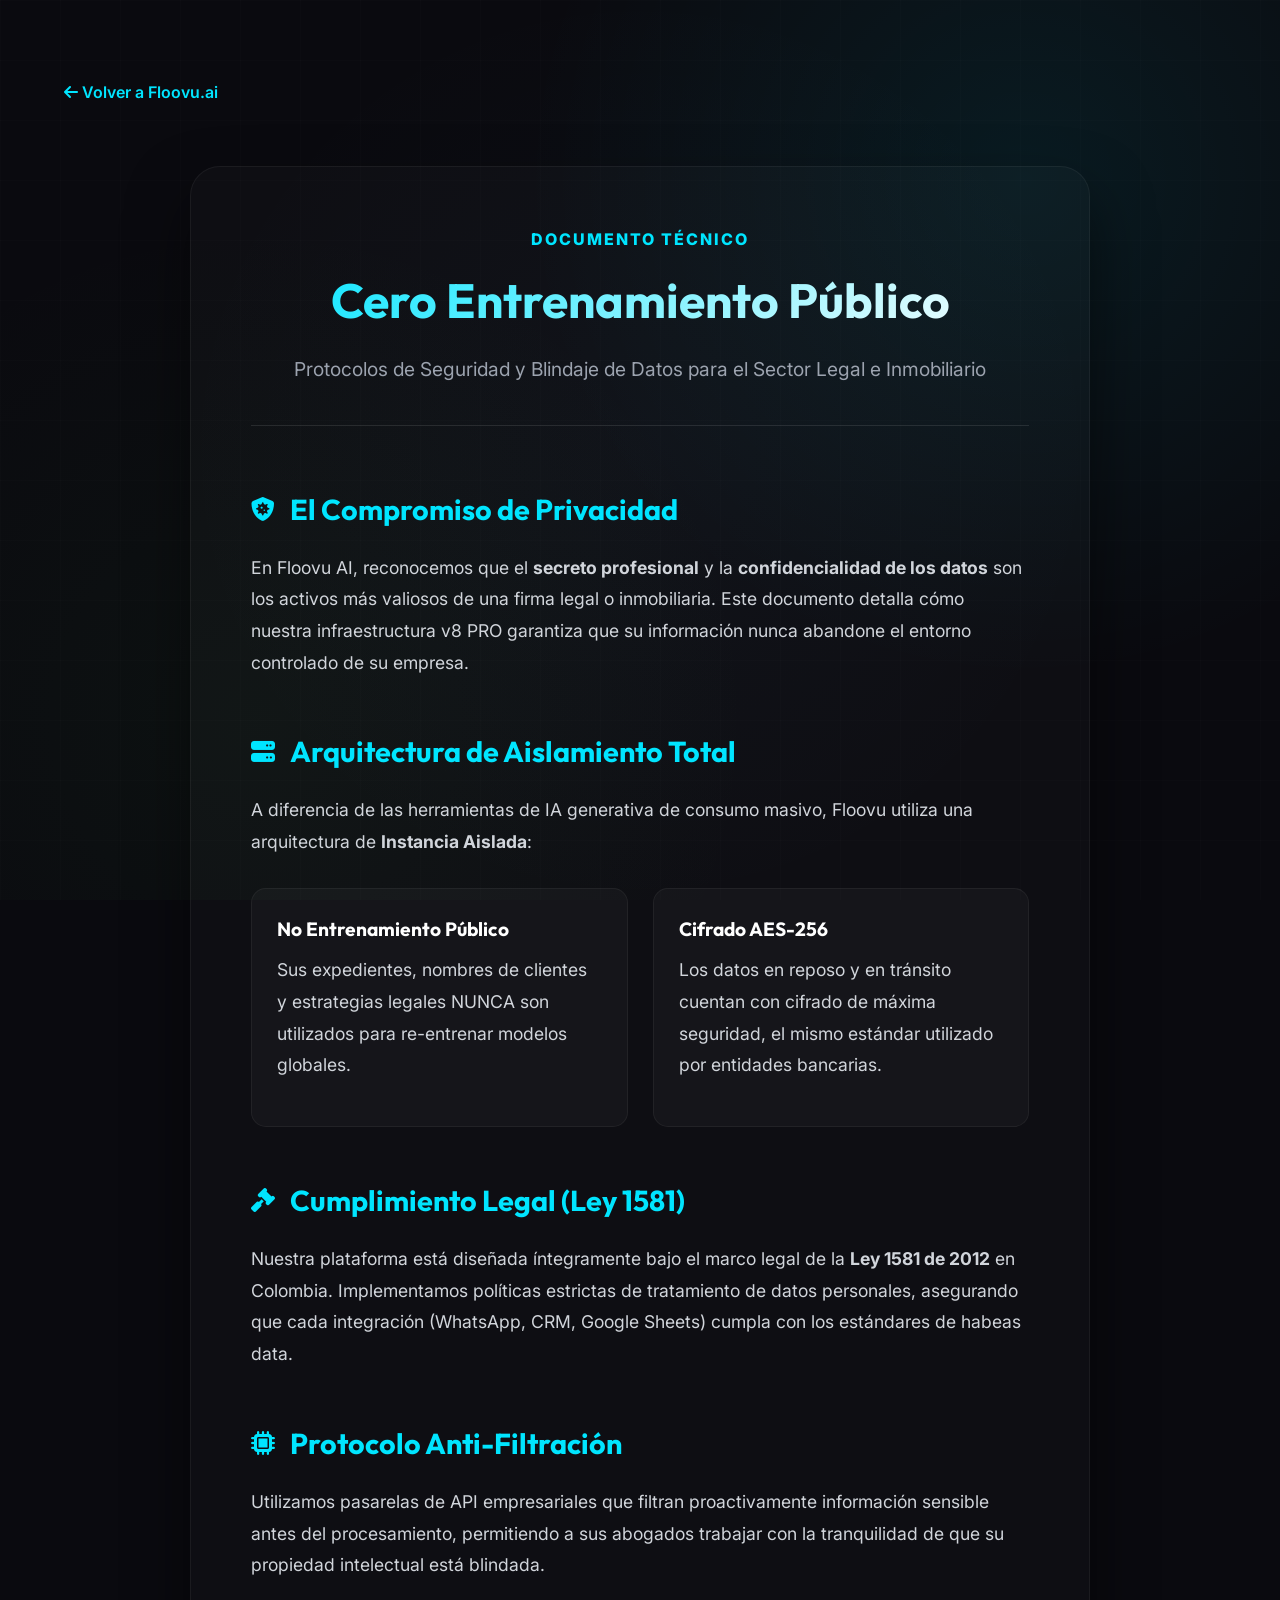
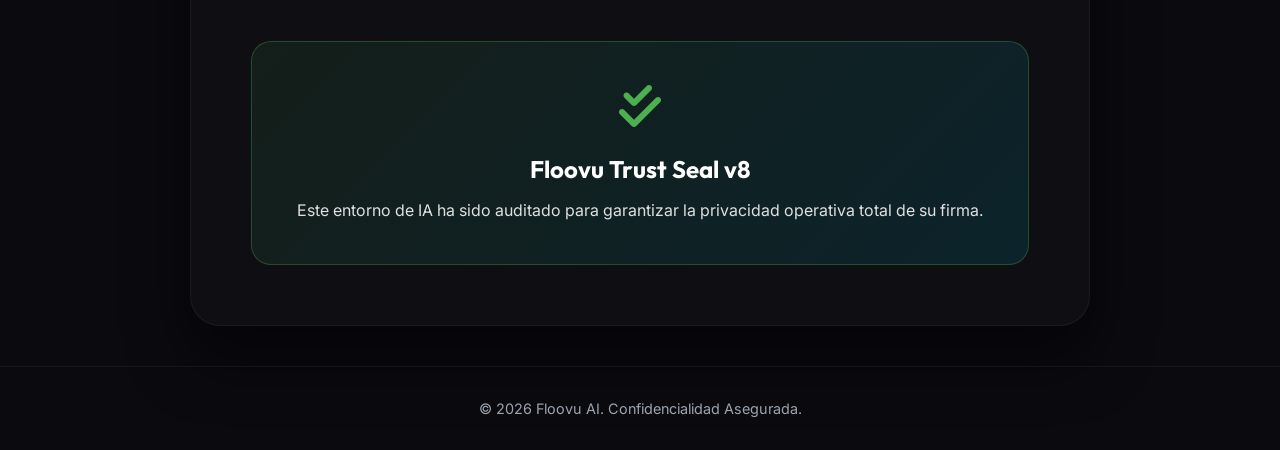
<file: whitepaper-seguridad.html>
<!DOCTYPE html>
<html lang="es">

<head>
    <meta charset="UTF-8">
    <meta name="viewport" content="width=device-width, initial-scale=1.0">
    <title>Whitepaper: Seguridad y Privacidad | Floovu AI</title>
    <link rel="stylesheet" href="styles.css">
    <link href="https://fonts.googleapis.com/css2?family=Inter:wght@300;400;600;800&family=Outfit:wght@400;700&display=swap" rel="stylesheet">
    <link rel="stylesheet" href="https://cdnjs.cloudflare.com/ajax/libs/font-awesome/6.4.0/css/all.min.css">
    <style>
        :root {
            --whitepaper-bg: #0a0a0f;
        }

        body {
            background-color: var(--whitepaper-bg);
            color: #fff;
            padding-top: 80px;
        }

        .whitepaper-content {
            max-width: 900px;
            margin: 40px auto;
            padding: 60px;
            background: rgba(255, 255, 255, 0.02);
            border: 1px solid rgba(255, 255, 255, 0.05);
            border-radius: 30px;
            box-shadow: 0 30px 60px rgba(0, 0, 0, 0.5);
        }

        .wp-header {
            text-align: center;
            margin-bottom: 60px;
            border-bottom: 1px solid rgba(255, 255, 255, 0.1);
            padding-bottom: 40px;
        }

        .wp-header h1 {
            font-size: 3rem;
            margin-bottom: 15px;
            background: linear-gradient(135deg, #00e5ff, #ffffff);
            -webkit-background-clip: text;
            background-clip: text;
            -webkit-text-fill-color: transparent;
        }

        .wp-header p {
            font-size: 1.2rem;
            color: var(--text-muted);
        }

        .section-wp {
            margin-bottom: 50px;
        }

        .section-wp h2 {
            font-size: 1.8rem;
            color: var(--primary);
            margin-bottom: 20px;
            display: flex;
            align-items: center;
            gap: 15px;
        }

        .section-wp h2 i {
            font-size: 1.5rem;
        }

        .section-wp p {
            font-size: 1.1rem;
            line-height: 1.8;
            color: #d1d5db;
            margin-bottom: 20px;
        }

        .feature-box {
            display: grid;
            grid-template-columns: 1fr 1fr;
            gap: 25px;
            margin-top: 30px;
        }

        .feature-item {
            background: rgba(255, 255, 255, 0.03);
            padding: 25px;
            border-radius: 15px;
            border: 1px solid rgba(255, 255, 255, 0.05);
        }

        .feature-item h4 {
            color: #fff;
            margin-bottom: 10px;
            font-size: 1.2rem;
        }

        .back-link {
            display: inline-block;
            margin-bottom: 20px;
            color: var(--primary);
            text-decoration: none;
            font-weight: 600;
        }

        .back-link:hover {
            text-decoration: underline;
        }

        .trust-seal {
            background: linear-gradient(135deg, rgba(76, 175, 80, 0.1), rgba(0, 229, 255, 0.1));
            border: 1px solid rgba(76, 175, 80, 0.3);
            border-radius: 20px;
            padding: 40px;
            text-align: center;
            margin-top: 60px;
        }

        @media (max-width: 768px) {
            .whitepaper-content {
                padding: 30px;
                margin: 20px;
            }
            .feature-box {
                grid-template-columns: 1fr;
            }
        }
    </style>
</head>

<body>
    <div class="container">
        <a href="index.html" class="back-link"><i class="fa-solid fa-arrow-left"></i> Volver a Floovu.ai</a>
        
        <article class="whitepaper-content">
            <header class="wp-header">
                <div style="text-transform: uppercase; color: var(--primary); font-weight: 800; letter-spacing: 2px; margin-bottom: 10px;">Documento Técnico</div>
                <h1>Cero Entrenamiento Público</h1>
                <p>Protocolos de Seguridad y Blindaje de Datos para el Sector Legal e Inmobiliario</p>
            </header>

            <section class="section-wp">
                <h2><i class="fa-solid fa-shield-virus"></i> El Compromiso de Privacidad</h2>
                <p>En Floovu AI, reconocemos que el <strong>secreto profesional</strong> y la <strong>confidencialidad de los datos</strong> son los activos más valiosos de una firma legal o inmobiliaria. Este documento detalla cómo nuestra infraestructura v8 PRO garantiza que su información nunca abandone el entorno controlado de su empresa.</p>
            </section>

            <section class="section-wp">
                <h2><i class="fa-solid fa-server"></i> Arquitectura de Aislamiento Total</h2>
                <p>A diferencia de las herramientas de IA generativa de consumo masivo, Floovu utiliza una arquitectura de <strong>Instancia Aislada</strong>:</p>
                <div class="feature-box">
                    <div class="feature-item">
                        <h4>No Entrenamiento Público</h4>
                        <p>Sus expedientes, nombres de clientes y estrategias legales NUNCA son utilizados para re-entrenar modelos globales.</p>
                    </div>
                    <div class="feature-item">
                        <h4>Cifrado AES-256</h4>
                        <p>Los datos en reposo y en tránsito cuentan con cifrado de máxima seguridad, el mismo estándar utilizado por entidades bancarias.</p>
                    </div>
                </div>
            </section>

            <section class="section-wp">
                <h2><i class="fa-solid fa-gavel"></i> Cumplimiento Legal (Ley 1581)</h2>
                <p>Nuestra plataforma está diseñada íntegramente bajo el marco legal de la <strong>Ley 1581 de 2012</strong> en Colombia. Implementamos políticas estrictas de tratamiento de datos personales, asegurando que cada integración (WhatsApp, CRM, Google Sheets) cumpla con los estándares de habeas data.</p>
            </section>

            <section class="section-wp">
                <h2><i class="fa-solid fa-microchip"></i> Protocolo Anti-Filtración</h2>
                <p>Utilizamos pasarelas de API empresariales que filtran proactivamente información sensible antes del procesamiento, permitiendo a sus abogados trabajar con la tranquilidad de que su propiedad intelectual está blindada.</p>
            </section>

            <div class="trust-seal">
                <i class="fa-solid fa-check-double" style="font-size: 3rem; color: #4CAF50; margin-bottom: 20px;"></i>
                <h3 style="font-size: 1.5rem; margin-bottom: 10px;">Floovu Trust Seal v8</h3>
                <p style="color: #e0e0e0;">Este entorno de IA ha sido auditado para garantizar la privacidad operativa total de su firma.</p>
            </div>
        </article>
    </div>

    <footer class="footer">
        <p>&copy; 2026 Floovu AI. Confidencialidad Asegurada.</p>
    </footer>

    <script src="https://unpkg.com/aos@2.3.1/dist/aos.js"></script>
    <script>
        // No JS needed for static whitepaper visibility for now
    </script>
</body>

</html>
</file>
<file: styles.css>
/* Base Styles & Variables */
:root {
    --bg-dark: #050508;
    /* Deeper dark */
    --primary: #00e5ff;
    --primary-hover: #00b8d4;
    --secondary: #5dade2;
    --accent: #ff6b6b;
    --text-main: #ffffff;
    --text-muted: #9ca3af;
    --glass-bg: rgba(255, 255, 255, 0.02);
    --glass-border: rgba(255, 255, 255, 0.05);
    --glass-border-bright: rgba(255, 255, 255, 0.15);
    --glass-shadow: 0 20px 50px rgba(0, 0, 0, 0.5);
    --transition: all 0.4s cubic-bezier(0.4, 0, 0.2, 1);
    --btn-gradient: linear-gradient(135deg, #004696, #008cc8);
    --btn-gradient-hover: linear-gradient(135deg, #005ab4, #00aae6);
    --glow-cyan: rgba(0, 229, 255, 0.1);
    --glow-green: rgba(76, 175, 80, 0.1);
}

* {
    margin: 0;
    padding: 0;
    box-sizing: border-box;
}

body {
    font-family: 'Inter', sans-serif;
    background-color: var(--bg-dark);
    background-image:
        radial-gradient(circle at 80% 20%, rgba(0, 229, 255, 0.08) 0%, transparent 40%),
        radial-gradient(circle at 20% 80%, rgba(76, 175, 80, 0.05) 0%, transparent 40%),
        radial-gradient(circle at 50% 50%, rgba(93, 173, 226, 0.03) 0%, transparent 60%);
    background-attachment: fixed;
    color: var(--text-main);
    line-height: 1.6;
    overflow-x: hidden;
    position: relative;
}

/* Base overlay for grid/texture if needed */
body::before {
    content: '';
    position: fixed;
    top: 0;
    left: 0;
    width: 100%;
    height: 100%;
    background-image:
        linear-gradient(rgba(255, 255, 255, 0.01) 1px, transparent 1px),
        linear-gradient(90deg, rgba(255, 255, 255, 0.01) 1px, transparent 1px);
    background-size: 60px 60px;
    z-index: -1;
    pointer-events: none;
}

h1,
h2,
h3,
h4 {
    font-family: 'Outfit', sans-serif;
}

a {
    text-decoration: none;
    color: var(--text-main);
    transition: var(--transition);
}

.container {
    width: 90%;
    max-width: 1200px;
    margin: 0 auto;
}

.section {
    padding: 10px 0;
}

.text-center {
    text-align: center;
}

.warning-text {
    color: var(--accent);
}

/* Typography */
.gradient-text {
    background: linear-gradient(135deg, #00e5ff, #ffffff);
    -webkit-background-clip: text;
    background-clip: text;
    -webkit-text-fill-color: transparent;
    font-size: 3.5rem;
    line-height: 1.1;
    margin-bottom: 10px;
}

.section-title {
    font-size: 2.5rem;
    margin-bottom: 10px;
}

.section-subtitle {
    color: var(--text-muted);
    font-size: 1.1rem;
    margin-bottom: 30px;
}

/* Glassmorphism Utilities */
.glass-panel {
    background: var(--glass-bg);
    backdrop-filter: blur(20px);
    -webkit-backdrop-filter: blur(20px);
    border: 1px solid var(--glass-border);
    border-top: 1px solid var(--glass-border-bright);
    border-left: 1px solid var(--glass-border-bright);
    border-radius: 20px;
    box-shadow: var(--glass-shadow);
    transition: var(--transition);
}

.glass-panel:hover {
    background: rgba(255, 255, 255, 0.04);
    border-color: var(--glass-border-bright);
    transform: translateY(-5px);
}

/* Buttons */
.btn {
    display: inline-block;
    padding: 12px 28px;
    border-radius: 50px;
    font-weight: 600;
    cursor: pointer;
    font-family: 'Outfit', sans-serif;
    border: none;
    transition: var(--transition);
}

.btn-primary {
    background: var(--btn-gradient);
    color: #fff;
    border: 1px solid rgba(0, 229, 255, 0.3);
    backdrop-filter: blur(10px);
    -webkit-backdrop-filter: blur(10px);
    box-shadow: 0 4px 15px rgba(0, 136, 255, 0.2);
}

.btn-primary:hover {
    background: var(--btn-gradient-hover);
    transform: translateY(-2px);
    border-color: rgba(0, 229, 255, 0.5);
    box-shadow: 0 6px 20px rgba(0, 136, 255, 0.4);
}

.glass-btn {
    background: transparent;
    border: 1px solid var(--glass-border);
    backdrop-filter: blur(5px);
}

.glass-btn:hover {
    background: rgba(255, 255, 255, 0.1);
}

.btn-whatsapp {
    background: #25D366;
    color: #fff;
    margin-top: 15px;
    padding: 10px 20px;
}

.btn-whatsapp:hover {
    background: #128C7E;
    transform: translateY(-2px);
}

/* Navbar */
.navbar {
    position: fixed;
    top: 0;
    width: 100%;
    z-index: 1000;
    padding: 15px 0;
    background: rgba(10, 10, 15, 0.7);
    backdrop-filter: blur(10px);
    border-bottom: 1px solid var(--glass-border);
}

.nav-container {
    display: flex;
    justify-content: space-between;
    align-items: center;
}

/* Logo Styles */
.logo-wrapper {
    display: flex;
    align-items: center;
    text-decoration: none;
}

.logo-main-img {
    height: 60px;
    /* Ajustado para el nuevo logo horizontal */
    width: auto;
    display: block;
    transition: var(--transition);
}

.logo-wrapper:hover .logo-main-img {
    transform: scale(1.02);
    filter: brightness(1.1);
}


.nav-links {
    list-style: none;
    display: flex;
    gap: 30px;
    align-items: center;
}

.nav-links a:not(.btn):hover {
    color: var(--primary);
}

/* Hero Section */
.hero {
    min-height: 100vh;
    display: flex;
    align-items: center;
    position: relative;
    padding-top: 120px;
}

.hero-content {
    display: flex;
    align-items: center;
    justify-content: space-between;
    gap: 50px;
    position: relative;
    z-index: 2;
}

.hero-text {
    flex: 1;
}

.hero-text p {
    font-size: 1.15rem;
    color: var(--text-muted);
    margin-bottom: 30px;
}

.hero-buttons {
    display: flex;
    gap: 15px;
}

.hero-image {
    flex: 1;
    height: 400px;
    display: flex;
    align-items: center;
    justify-content: center;
    position: relative;
    background: linear-gradient(135deg, rgba(76, 175, 80, 0.1), rgba(93, 173, 226, 0.1));
}

.ai-icon {
    font-size: 100px;
    background: linear-gradient(135deg, var(--secondary), var(--primary));
    -webkit-background-clip: text;
    background-clip: text;
    -webkit-text-fill-color: transparent;
}

.floating {
    animation: float 6s ease-in-out infinite;
}

@keyframes float {
    0% {
        transform: translateY(0px);
    }

    50% {
        transform: translateY(-20px);
    }

    100% {
        transform: translateY(0px);
    }
}

.hero-stats {
    position: absolute;
    bottom: -20px;
    left: -20px;
    background: rgba(20, 20, 25, 0.9);
    padding: 15px 25px;
    border-radius: 15px;
    border: 1px solid var(--primary);
    box-shadow: 0 10px 30px rgba(0, 0, 0, 0.5);
}

.stat-item {
    display: flex;
    align-items: center;
    gap: 15px;
}

.stat-item i {
    color: var(--accent);
    font-size: 1.5rem;
}

.stat-item span {
    font-weight: 700;
    line-height: 1.2;
}

/* Background Glow Effect */
.bg-glow {
    position: absolute;
    top: 20%;
    right: 10%;
    width: 500px;
    height: 500px;
    background: radial-gradient(circle, rgba(76, 175, 80, 0.15) 0%, rgba(10, 10, 15, 0) 70%);
    border-radius: 50%;
    z-index: 0;
    pointer-events: none;
}

/* Statistics Section */
.statistics {
    background: linear-gradient(to bottom, var(--bg-dark), rgba(15, 15, 20, 1));
}

.sub-heading {
    font-size: 2.5rem;
    margin-bottom: 10px;
}

.stats-grid {
    display: grid;
    grid-template-columns: repeat(auto-fit, minmax(250px, 1fr));
    gap: 30px;
    margin-bottom: 40px;
}

.stat-card {
    padding: 40px 20px;
    transition: var(--transition);
}

.stat-card:hover {
    transform: translateY(-10px);
}

.stat-number {
    font-size: 4rem;
    font-weight: 800;
    font-family: 'Outfit', sans-serif;
    color: #e6ffff;
    text-shadow: 0 0 15px rgba(0, 229, 255, 0.4), 0 0 25px rgba(0, 136, 255, 0.3);
    margin-bottom: 15px;
}

.urgency-message {
    font-size: 1.2rem;
    background: rgba(255, 107, 107, 0.1);
    padding: 20px;
    border-radius: 10px;
    border-left: 4px solid var(--accent);
    display: inline-block;
}

/* Products Section */
.products-grid {
    display: grid;
    grid-template-columns: repeat(auto-fit, minmax(400px, 1fr));
    gap: 50px;
}

.product-card {
    overflow: hidden;
    display: flex;
    flex-direction: column;
    border: 1px solid transparent;
    transition: var(--transition);
}

.product-card.real-estate-card {
    border-color: rgba(0, 229, 255, 0.3);
}

/* Gold Shimmer Animation for Premium Card */
@keyframes gold-shimmer {
    0% {
        transform: translateX(-150%) skewX(-25deg);
    }

    50% {
        transform: translateX(150%) skewX(-25deg);
    }

    100% {
        transform: translateX(150%) skewX(-25deg);
    }
}

.product-card.premium-card {
    border: 2px solid #f59e0b;
    background: linear-gradient(145deg, rgba(20, 20, 25, 0.9), rgba(45, 30, 10, 0.6));
    box-shadow: 0 0 30px rgba(245, 158, 11, 0.15);
    position: relative;
    overflow: hidden;
}

.product-card.premium-card::before {
    content: '';
    position: absolute;
    top: 0;
    left: 0;
    width: 100%;
    height: 100%;
    background: linear-gradient(90deg, transparent, rgba(245, 158, 11, 0.2), transparent);
    animation: gold-shimmer 4s infinite linear;
    z-index: 1;
    pointer-events: none;
}

.product-card:hover {
    transform: translateY(-10px);
    box-shadow: 0 15px 40px rgba(0, 0, 0, 0.4);
}

.product-card.legal-card:hover {
    border-color: rgba(0, 136, 255, 0.6);
}

.product-card.real-estate-card:hover {
    border-color: rgba(0, 229, 255, 0.6);
}

.product-card.premium-card:hover {
    border-color: #fbbf24;
    box-shadow: 0 15px 45px rgba(245, 158, 11, 0.3);
}

.product-image-container {
    height: 300px;
    position: relative;
    display: flex;
    align-items: center;
    justify-content: center;
    background: rgba(0, 0, 0, 0.4);
    padding: 30px;
    overflow: hidden;
    border-bottom: 1px solid var(--glass-border);
}

.product-img {
    max-height: 100%;
    max-width: 100%;
    z-index: 2;
    filter: drop-shadow(0 30px 50px rgba(0, 0, 0, 0.7));
    transition: var(--transition);
}

.product-card:hover .product-img {
    transform: scale(1.05);
}

.glow-effect {
    position: absolute;
    width: 200px;
    height: 200px;
    border-radius: 50%;
    filter: blur(80px);
    z-index: 1;
}

.green-glow {
    background: rgba(76, 175, 80, 0.3);
}

.blue-glow {
    background: rgba(93, 173, 226, 0.3);
}

.gold-glow {
    background: rgba(245, 158, 11, 0.3);
}

.product-info {
    padding: 30px;
    flex: 1;
    display: flex;
    flex-direction: column;
}

.product-info h3 {
    font-size: 2rem;
    margin-bottom: 5px;
}

.version {
    color: var(--secondary);
    font-size: 0.9rem;
    margin-bottom: 15px;
    font-weight: 600;
}

.product-desc {
    color: var(--text-muted);
    margin-bottom: 20px;
    flex: 1;
}

.features-list {
    list-style: none;
    margin-bottom: 25px;
}

.features-list li {
    margin-bottom: 8px;
    display: flex;
    align-items: center;
    gap: 10px;
}

.features-list i {
    color: var(--secondary);
}

.pricing {
    background: rgba(0, 0, 0, 0.3);
    border-radius: 12px;
    padding: 15px;
    margin-bottom: 25px;
}

.price-item {
    display: flex;
    justify-content: space-between;
    margin-bottom: 8px;
    border-bottom: 1px dashed rgba(255, 255, 255, 0.1);
    padding-bottom: 8px;
}

.price-item:last-child {
    margin-bottom: 0;
    border-bottom: none;
    padding-bottom: 0;
}

.price-item .amount {
    font-family: 'Outfit', sans-serif;
    font-weight: 700;
    color: var(--text-main);
}

.btn-outline {
    background: transparent;
    border: 2px solid;
    text-align: center;
    width: 100%;
    margin-top: 10px;
}

.border-green {
    border-color: var(--primary);
    color: var(--text-main);
}

.border-green:hover {
    background: var(--primary);
}

.border-blue:hover {
    background: var(--secondary);
}

.border-gold {
    border-color: #f59e0b;
    color: #fff;
}

.border-gold:hover {
    background: #f59e0b;
    color: #000;
}

/* Contact Section */
.contact-container {
    display: grid;
    grid-template-columns: 1fr 1fr;
    gap: 20px;
    padding: 0;
}

.contact-info h2 {
    font-size: 2.5rem;
    margin-bottom: 15px;
}

.contact-info p {
    color: var(--text-muted);
    margin-bottom: 40px;
}

.whatsapp-card {
    display: flex;
    align-items: center;
    gap: 20px;
    padding: 25px;
}

.whatsapp-icon {
    font-size: 3rem;
    color: #25D366;
}

.contact-form-container {
    background: rgba(0, 0, 0, 0.2);
    padding: 30px;
    border-radius: 15px;
}

.contact-form-container h3 {
    margin-bottom: 20px;
    font-size: 1.5rem;
}

.form-group {
    margin-bottom: 20px;
}

.form-group label {
    display: block;
    margin-bottom: 8px;
    font-size: 0.9rem;
    color: var(--text-muted);
}

.form-group input,
.form-group select {
    width: 100%;
    padding: 12px 15px;
    background: rgba(255, 255, 255, 0.05);
    border: 1px solid var(--glass-border);
    border-radius: 8px;
    color: #fff;
    font-family: 'Inter', sans-serif;
    transition: var(--transition);
}

.form-group select option {
    background-color: #1a1a24;
    color: #fff;
}

.form-group input:focus,
.form-group select:focus {
    outline: none;
    border-color: var(--primary);
    background: rgba(255, 255, 255, 0.1);
}

.submit-btn {
    width: 100%;
    margin-top: 10px;
}

.form-response {
    margin-top: 15px;
    font-size: 0.9rem;
    text-align: center;
}

/* Footer */
.footer {
    text-align: center;
    padding: 30px 0;
    border-top: 1px solid var(--glass-border);
    color: var(--text-muted);
    font-size: 0.9rem;
}

/* Responsive */
@media (max-width: 992px) {
    .hero-content {
        flex-direction: column;
        text-align: center;
        padding-top: 50px;
    }

    .hero-buttons {
        justify-content: center;
    }

    .hero-stats {
        left: 50%;
        transform: translateX(-50%);
        bottom: -30px;
    }

    .contact-container {
        grid-template-columns: 1fr;
    }
}

/* Floating WhatsApp */
.whatsapp-float {
    position: fixed;
    width: 65px;
    height: 65px;
    bottom: 40px;
    right: 40px;
    background-color: #25d366;
    color: #FFF;
    border-radius: 50px;
    text-align: center;
    font-size: 38px;
    box-shadow: 0px 4px 15px rgba(37, 211, 102, 0.5);
    z-index: 1000;
    display: flex;
    align-items: center;
    justify-content: center;
    text-decoration: none;
    transition: all 0.3s ease;
}

.whatsapp-float:hover {
    transform: scale(1.1);
    background-color: #128C7E;
    color: #fff;
    box-shadow: 0px 6px 20px rgba(37, 211, 102, 0.7);
}

.whatsapp-float-text {
    position: absolute;
    right: 80px;
    background: rgba(0, 0, 0, 0.85);
    backdrop-filter: blur(5px);
    border: 1px solid rgba(255, 255, 255, 0.1);
    color: #fff;
    padding: 12px 18px;
    border-radius: 15px;
    font-size: 0.95rem;
    font-family: 'Inter', sans-serif;
    width: 250px;
    line-height: 1.3;
    opacity: 0;
    visibility: hidden;
    transition: all 0.3s ease;
    transform: translateX(15px);
    pointer-events: none;
    box-shadow: 0 4px 15px rgba(0, 0, 0, 0.5);
}

.whatsapp-float:hover .whatsapp-float-text {
    opacity: 1;
    visibility: visible;
    transform: translateX(0);
}

.btn-cta:hover {
    background: #0056b3 !important;
    border-color: #004494 !important;
    box-shadow: 0 6px 20px rgba(0, 123, 255, 0.6) !important;
}

@media (max-width: 768px) {
    .nav-links {
        display: none;
    }

    /* Mobile menu required */
    .gradient-text {
        font-size: 2.5rem;
    }

    .product-card {
        max-width: 100%;
        margin: 0 auto;
    }
}

/* --- SECCIONES ESTRATEGICAS (AUDITORÍA) --- */

/* Security Seal & Guarantee */
.security-seal {
    background: linear-gradient(135deg, rgba(76, 175, 80, 0.05), rgba(0, 229, 255, 0.03));
    border: 1px solid rgba(76, 175, 80, 0.2);
    border-radius: 30px;
    padding: 60px 40px;
    position: relative;
    overflow: hidden;
    box-shadow: 0 0 40px rgba(0, 0, 0, 0.3);
}

.security-seal::before {
    content: '';
    position: absolute;
    top: 0;
    left: 0;
    width: 100%;
    height: 100%;
    background: radial-gradient(circle at 50% 50%, rgba(76, 175, 80, 0.1) 0%, transparent 70%);
    pointer-events: none;
}

.whitepaper-link {
    color: var(--primary);
    text-decoration: none;
    font-weight: 600;
    border-bottom: 1px solid var(--primary);
    padding-bottom: 2px;
    transition: var(--transition);
}

.whitepaper-link:hover {
    color: #fff;
    border-color: #fff;
    text-shadow: 0 0 10px rgba(255,255,255,0.5);
}

/* Impact Badges Redesign */
.impact-grid {
    display: grid;
    grid-template-columns: repeat(auto-fit, minmax(280px, 1fr));
    gap: 25px;
    margin: 40px 0;
}

.impact-card {
    flex: 1;
    min-width: 250px;
    padding: 30px;
    border-radius: 30px;
    text-align: center;
    background: linear-gradient(135deg, rgba(255, 255, 255, 0.05), rgba(255, 255, 255, 0.01));
    border: 1px solid rgba(255, 255, 255, 0.1);
    backdrop-filter: blur(10px);
    -webkit-backdrop-filter: blur(10px);
    transition: var(--transition);
    box-shadow: 0 10px 30px rgba(0, 0, 0, 0.2);
}

.impact-card:hover {
    background: linear-gradient(135deg, rgba(0, 229, 255, 0.1), rgba(255, 255, 255, 0.02));
    transform: translateY(-8px);
    border-color: rgba(0, 229, 255, 0.3);
    box-shadow: 0 15px 45px rgba(0, 229, 255, 0.1);
}

.impact-percent {
    font-size: 5rem;
    font-weight: 950;
    line-height: 0.9;
    display: block;
    margin-bottom: 0;
    font-family: 'Outfit', sans-serif;
    letter-spacing: -3px;
    text-shadow: 0 5px 15px rgba(0, 229, 255, 0.2);
}

.impact-card p {
    font-size: 0.95rem;
    color: var(--text-main) !important;
    text-shadow: 0 2px 4px rgba(0, 0, 0, 0.3);
    letter-spacing: 0.5px;
}

/* Comparison Table Refined */
.comparison-wrapper {
    overflow-x: auto;
    width: 100%;
    margin: 30px 0;
    padding-bottom: 20px;
    -webkit-overflow-scrolling: touch;
}

/* Custom scrollbar for the table */
.comparison-wrapper::-webkit-scrollbar {
    height: 6px;
}

.comparison-wrapper::-webkit-scrollbar-track {
    background: rgba(255, 255, 255, 0.05);
    border-radius: 10px;
}

.comparison-wrapper::-webkit-scrollbar-thumb {
    background: var(--primary);
    border-radius: 10px;
}


.comparison-container {
    min-width: 800px;
    /* Asegura que la tabla no se aplaste en móviles */
    margin: 0 auto;
    border-radius: 20px;
    overflow: hidden;
    border: 1px solid rgba(255, 255, 255, 0.08);
    background: rgba(10, 10, 15, 0.8);
    backdrop-filter: blur(25px);
    -webkit-backdrop-filter: blur(25px);
    box-shadow: 0 30px 60px rgba(0, 0, 0, 0.5);
}


.comparison-table {
    width: 100%;
    border-collapse: collapse;
}

.comparison-table th,
.comparison-table td {
    padding: 20px 25px;
    text-align: left;
    border-bottom: 1px solid rgba(255, 255, 255, 0.03);
}

@media (max-width: 600px) {

    .comparison-table th,
    .comparison-table td {
        padding: 15px 20px;
        font-size: 0.85rem;
    }
}


.comparison-table thead th {
    background: rgba(255, 255, 255, 0.02);
    color: #fff;
    font-family: 'Outfit', sans-serif;
    text-transform: uppercase;
    letter-spacing: 2px;
    font-size: 0.75rem;
    font-weight: 800;
    border-bottom: 2px solid rgba(255, 255, 255, 0.05);
}

.comparison-table thead th:nth-child(2) {
    color: #94a3b8;
}

.comparison-table thead th:nth-child(3) {
    background: linear-gradient(135deg, rgba(245, 158, 11, 0.1), rgba(245, 158, 11, 0.01));
    color: #f59e0b;
    border-bottom: 2px solid #f59e0b;
}

.comparison-table td:first-child {
    font-weight: 700;
    color: var(--text-muted);
    font-size: 0.95rem;
    width: 30%;
}

.comparison-table td:nth-child(2) {
    color: #fca5a5;
    /* Soft red for old methods */
    font-size: 0.9rem;
}

.comparison-table .floovu-pro-row {
    color: #10b981;
    /* Green for success/Floovu */
    font-weight: 700;
    background: rgba(16, 185, 129, 0.03);
    border-left: 1px solid rgba(245, 158, 11, 0.1);
    font-size: 1rem;
}

.comparison-table tr:last-child td {
    border-bottom: none;
}

/* FAQ Section Refined */
.faq-container {
    max-width: 900px;
    margin: 10px auto 0;
    display: grid;
    gap: 15px;
}

.faq-item {
    background: rgba(255, 255, 255, 0.02);
    border: 1px solid rgba(255, 255, 255, 0.05);
    border-radius: 18px;
    transition: all 0.3s ease;
}

.faq-item:hover {
    background: rgba(255, 255, 255, 0.04);
    border-color: rgba(255, 255, 255, 0.1);
}

.faq-question {
    padding: 25px 35px;
    cursor: pointer;
    display: flex;
    justify-content: space-between;
    align-items: center;
    font-size: 1.2rem;
    font-weight: 600;
    color: #fff;
    font-family: 'Outfit', sans-serif;
}

.faq-question i {
    font-size: 0.9rem;
    color: #f59e0b;
    transition: transform 0.4s ease;
}

.faq-answer {
    padding: 0 35px;
    max-height: 0;
    overflow: hidden;
    transition: all 0.4s cubic-bezier(0.4, 0, 0.2, 1);
    color: #94a3b8;
    line-height: 1.8;
    font-size: 1.05rem;
}

.faq-item.active {
    background: rgba(255, 255, 255, 0.05);
    border-color: rgba(245, 158, 11, 0.3);
}

.faq-item.active .faq-answer {
    max-height: 300px;
    padding: 0 35px 35px 35px;
}

.faq-item.active .faq-question i {
    transform: rotate(180deg);
}

.parallax-img {
    transition: transform 0.6s cubic-bezier(0.33, 1, 0.68, 1);
}

.product-card:hover .parallax-img {
    transform: translateY(-15px) scale(1.08);
}

/* Consulting Section Styles */
.consulting-grid {
    display: grid;
    grid-template-columns: repeat(auto-fit, minmax(250px, 1fr));
    gap: 20px;
    margin-top: 50px;
}

.consulting-card {
    padding: 35px 25px;
    display: flex;
    flex-direction: column;
    height: 100%;
    min-height: 480px;
    /* Mas verticales como la imagen */
    position: relative;
    overflow: hidden;
    background: rgba(255, 255, 255, 0.03);
    /* Mas sutil */
    border: 1px solid rgba(255, 255, 255, 0.05);
}

.consulting-card::before {
    content: '';
    position: absolute;
    top: -50%;
    left: -50%;
    width: 200%;
    height: 200%;
    background: radial-gradient(circle at center, rgba(0, 229, 255, 0.05) 0%, transparent 50%);
    pointer-events: none;
    z-index: 0;
}

.consulting-card.highlight-orange::before {
    background: radial-gradient(circle at center, rgba(245, 158, 11, 0.05) 0%, transparent 50%);
}

.consulting-icon-box {
    width: 60px;
    height: 60px;
    background: rgba(255, 255, 255, 0.05);
    border: 1px solid rgba(255, 255, 255, 0.1);
    border-radius: 12px;
    display: flex;
    align-items: center;
    justify-content: center;
    margin-bottom: 25px;
    position: relative;
    z-index: 1;
}

.consulting-icon-box i {
    font-size: 1.8rem;
    color: var(--primary);
}

.consulting-card h3 {
    font-size: 1.5rem;
    margin-bottom: 15px;
    color: #fff;
    font-weight: 700;
    line-height: 1.2;
    position: relative;
    z-index: 1;
}

.consulting-card p {
    font-size: 0.95rem;
    color: var(--text-muted);
    line-height: 1.6;
    margin-bottom: auto;
    /* Empuja el precio hacia abajo */
    position: relative;
    z-index: 1;
}

.consulting-card .price {
    font-size: 2.2rem;
    /* Mas grande como la imagen */
    font-weight: 800;
    margin: 25px 0 20px 0;
    color: #fff;
    font-family: 'Outfit', sans-serif;
    position: relative;
    z-index: 1;
}

.consulting-card.highlight-cyan .price {
    color: var(--primary);
}

.consulting-card.highlight-orange .price {
    color: #f59e0b;
}

.consulting-btn {
    width: 100%;
    padding: 12px;
    background: rgba(255, 255, 255, 0.05);
    border: 1px solid rgba(255, 255, 255, 0.1);
    border-radius: 30px;
    color: #cbd5e1;
    font-size: 0.9rem;
    font-weight: 600;
    text-align: center;
    transition: var(--transition);
    position: relative;
    z-index: 1;
}

.consulting-card:hover .consulting-btn {
    background: rgba(255, 255, 255, 0.1);
    color: #fff;
}

/* Responsive adjustments for Consulting */
@media (max-width: 1024px) {
    .consulting-grid {
        grid-template-columns: repeat(2, 1fr);
    }
}

@media (max-width: 600px) {
    .consulting-grid {
        grid-template-columns: 1fr;
    }

    /* Impact Grid Responsive */
    .impact-percent {
        font-size: 3.8rem;
    }

    .impact-card {
        padding: 25px 15px;
    }
}
/* --- NUEVAS SECCIONES ESTRATEGICAS (CONVERSION V2) --- */

/* Profile Selector (Efecto Espejo) */
.profile-selector {
    margin: 40px 0 60px 0;
    display: flex;
    justify-content: center;
    gap: 25px;
    z-index: 10;
    position: relative;
    flex-wrap: wrap;
}

.profile-btn {
    padding: 35px 30px;
    border-radius: 24px;
    background: linear-gradient(145deg, rgba(255, 255, 255, 0.03), rgba(255, 255, 255, 0.01));
    border: 1px solid rgba(255, 255, 255, 0.06);
    color: #fff;
    cursor: pointer;
    transition: all 0.5s cubic-bezier(0.4, 0, 0.2, 1);
    display: flex;
    flex-direction: column;
    align-items: center;
    gap: 18px;
    width: 340px;
    text-align: center;
    box-shadow: 0 20px 40px rgba(0,0,0,0.3);
    backdrop-filter: blur(25px);
    -webkit-backdrop-filter: blur(25px);
    position: relative;
    overflow: hidden;
}

.profile-btn::before {
    content: '';
    position: absolute;
    top: 0;
    left: 0;
    width: 100%;
    height: 100%;
    background: linear-gradient(135deg, rgba(255,255,255,0.05) 0%, transparent 100%);
    opacity: 0;
    transition: var(--transition);
}

.profile-btn:hover::before {
    opacity: 1;
}

.profile-btn i {
    font-size: 2.8rem;
    background: linear-gradient(135deg, var(--text-muted), #64748b);
    -webkit-background-clip: text;
    background-clip: text;
    -webkit-text-fill-color: transparent;
    transition: var(--transition);
}

.profile-btn h4 {
    font-size: 1.5rem;
    margin: 0;
    font-weight: 800;
    letter-spacing: -0.5px;
}

.profile-btn p {
    font-size: 0.95rem;
    color: var(--text-muted);
    margin: 0;
    line-height: 1.4;
}

.profile-btn.active {
    background: linear-gradient(145deg, rgba(0, 229, 255, 0.1), rgba(0, 229, 255, 0.02));
    border-color: rgba(0, 229, 255, 0.4);
    box-shadow: 0 25px 50px rgba(0, 229, 255, 0.15);
    transform: translateY(-10px) scale(1.02);
}

.profile-btn.active i {
    background: linear-gradient(135deg, var(--primary), #fff);
    -webkit-background-clip: text;
    background-clip: text;
    -webkit-text-fill-color: transparent;
    transform: scale(1.1);
}

.profile-btn.active p {
    color: #fff;
}

.profile-btn:hover:not(.active) {
    background: rgba(255, 255, 255, 0.07);
    border-color: rgba(255, 255, 255, 0.2);
    transform: translateY(-3px);
}

/* ===== SOLUTION SELECTOR (nuevo) ===== */
.solution-selector {
    display: flex;
    flex-direction: column;
    gap: 14px;
    max-width: 780px;
    margin: 0 auto 10px;
}

.solution-card {
    display: flex;
    align-items: center;
    gap: 20px;
    padding: 22px 28px;
    border-radius: 18px;
    background: linear-gradient(145deg, rgba(255,255,255,0.03), rgba(255,255,255,0.01));
    border: 1px solid rgba(255,255,255,0.07);
    backdrop-filter: blur(20px);
    -webkit-backdrop-filter: blur(20px);
    transition: all 0.35s cubic-bezier(0.4, 0, 0.2, 1);
    box-shadow: 0 8px 25px rgba(0,0,0,0.25);
}

.solution-card:hover {
    transform: translateX(6px);
    border-color: rgba(255,255,255,0.18);
    background: rgba(255,255,255,0.05);
    box-shadow: 0 12px 35px rgba(0,0,0,0.35);
}

.solution-featured {
    border-color: rgba(79,209,197,0.3) !important;
    background: linear-gradient(145deg, rgba(79,209,197,0.06), rgba(255,255,255,0.01)) !important;
}

.solution-featured:hover {
    border-color: rgba(79,209,197,0.55) !important;
    box-shadow: 0 12px 35px rgba(79,209,197,0.15) !important;
}

.solution-icon {
    font-size: 1.8rem;
    width: 48px;
    text-align: center;
    flex-shrink: 0;
}

.solution-body {
    flex: 1;
}

.solution-body h4 {
    font-size: 1.05rem;
    font-weight: 800;
    color: #fff;
    margin: 0 0 4px;
    letter-spacing: -0.3px;
}

.solution-body p {
    font-size: 0.88rem;
    color: var(--text-muted);
    margin: 0;
    line-height: 1.4;
}

.solution-badge {
    flex-shrink: 0;
    font-size: 0.78rem;
    font-weight: 700;
    padding: 6px 14px;
    border-radius: 20px;
    border: 1px solid;
    letter-spacing: 0.3px;
    white-space: nowrap;
}

@media (max-width: 600px) {
    .solution-card {
        flex-wrap: wrap;
        gap: 12px;
        padding: 18px 20px;
    }
    .solution-badge {
        width: 100%;
        text-align: center;
    }
}
/* ===================================== */

/* Costo de Inacci�n (COI) */
.coi-section {
    background: linear-gradient(135deg, rgba(255, 107, 107, 0.08), rgba(10, 10, 15, 0.2));
    border: 1px solid rgba(255, 107, 107, 0.25);
    border-radius: 40px;
    padding: 80px 60px;
    margin: 100px 0;
    position: relative;
    overflow: hidden;
    box-shadow: 0 30px 60px rgba(255, 107, 107, 0.08);
}

.coi-section::after {
    content: '\f071';
    font-family: 'Font Awesome 6 Free';
    font-weight: 900;
    position: absolute;
    top: -20px;
    right: -20px;
    font-size: 15rem;
    opacity: 0.02;
    transform: rotate(15deg);
    color: #ff6b6b;
    pointer-events: none;
}

.coi-grid {
    display: grid;
    grid-template-columns: repeat(auto-fit, minmax(300px, 1fr));
    gap: 40px;
    margin-top: 50px;
}

.coi-item {
    display: flex;
    gap: 25px;
    align-items: flex-start;
}

.coi-icon {
    color: #ff6b6b;
    font-size: 2rem;
    background: rgba(255, 107, 107, 0.1);
    width: 60px;
    height: 60px;
    display: flex;
    align-items: center;
    justify-content: center;
    border-radius: 18px;
    flex-shrink: 0;
    box-shadow: 0 10px 20px rgba(255, 107, 107, 0.1);
}

.coi-text h4 {
    font-size: 1.3rem;
    margin-bottom: 10px;
    color: #fff;
    font-weight: 700;
}

.coi-text p {
    font-size: 1rem;
    color: var(--text-muted);
    line-height: 1.6;
}

/* Compatibility Section */
.compatibility-section {
    padding: 60px 0;
    border-top: 1px solid rgba(255,255,255,0.05);
    border-bottom: 1px solid rgba(255,255,255,0.05);
    margin: 80px 0;
    text-align: center;
}

.compatibility-strip {
    display: flex;
    flex-wrap: wrap;
    justify-content: center;
    gap: 60px;
    opacity: 0.5;
    margin-top: 40px;
}

.comp-item {
    display: flex;
    flex-direction: column;
    align-items: center;
    gap: 15px;
    transition: var(--transition);
}

.comp-item:hover {
    opacity: 1;
    transform: translateY(-8px);
    color: var(--primary);
}

.comp-item i {
    font-size: 3rem;
}

.comp-item span {
    font-size: 0.9rem;
    font-weight: 700;
    text-transform: uppercase;
    letter-spacing: 1px;
}

/* Compliance Block */
.compliance-section {
    padding: 80px 0;
    background: radial-gradient(circle at center, rgba(16, 185, 129, 0.05) 0%, transparent 70%);
}

.compliance-grid {
    display: flex;
    justify-content: center;
    gap: 40px;
    margin-top: 50px;
    flex-wrap: wrap;
}

.comp-box {
    text-align: center;
    max-width: 300px;
    background: rgba(255, 255, 255, 0.03);
    padding: 40px 30px;
    border-radius: 25px;
    border: 1px solid rgba(255, 255, 255, 0.05);
    transition: var(--transition);
    backdrop-filter: blur(10px);
}

.comp-box:hover {
    background: rgba(255, 255, 255, 0.05);
    border-color: #10b981;
    transform: translateY(-5px);
}

.comp-box i {
    font-size: 3.5rem;
    color: #10b981;
    margin-bottom: 25px;
    display: block;
    filter: drop-shadow(0 0 15px rgba(16, 185, 129, 0.3));
}

.comp-box h4 {
    font-size: 1.3rem;
    margin-bottom: 15px;
    color: #fff;
    font-weight: 700;
}

.comp-box p {
    font-size: 0.95rem;
    color: var(--text-muted);
    line-height: 1.7;
}

/* Social Proof Widget (FOMO) */
.social-proof-widget {
    position: fixed;
    bottom: 40px;
    left: 40px;
    background: rgba(10, 10, 15, 0.9);
    backdrop-filter: blur(20px);
    border: 1px solid rgba(255, 255, 255, 0.1);
    padding: 20px 25px;
    border-radius: 20px;
    display: flex;
    align-items: center;
    gap: 15px;
    max-width: 400px;
    z-index: 1001;
    box-shadow: 0 25px 50px rgba(0,0,0,0.6);
    transform: translateX(-150%);
    transition: transform 0.8s cubic-bezier(0.34, 1.56, 0.64, 1);
    pointer-events: none;
}

.social-proof-widget.show {
    transform: translateX(0);
}

.sp-avatar {
    width: 55px;
    height: 55px;
    background: var(--btn-gradient);
    border-radius: 15px;
    display: flex;
    align-items: center;
    justify-content: center;
    flex-shrink: 0;
    box-shadow: 0 10px 20px rgba(0, 140, 200, 0.3);
}

.sp-avatar i {
    color: #fff;
    font-size: 1.5rem;
}

.sp-content p {
    font-size: 1rem;
    color: #f1f5f9;
    margin: 0;
    line-height: 1.4;
    font-weight: 500;
}

.sp-content span {
    font-size: 0.8rem;
    color: var(--text-muted);
    display: block;
    margin-top: 6px;
}



/* Mini Case Study Tag */
.case-tag {
    background: rgba(0, 229, 255, 0.15);
    color: var(--primary);
    padding: 6px 16px;
    border-radius: 100px;
    font-size: 0.8rem;
    font-weight: 800;
    text-transform: uppercase;
    display: inline-block;
    margin-bottom: 15px;
    letter-spacing: 1.5px;
    border: 1px solid rgba(0, 229, 255, 0.3);
}

/* Math Efficiency Table (ROI) */
.math-table {
    margin: 50px auto 0;
    max-width: 850px;
    border-radius: 24px;
    overflow: hidden;
    border: 1px solid rgba(255,255,255,0.08);
    background: rgba(255,255,255,0.01);
    box-shadow: 0 30px 60px rgba(0,0,0,0.4);
    backdrop-filter: blur(20px);
}

.math-row {
    display: grid;
    grid-template-columns: 2fr 1fr;
    padding: 25px 40px;
    border-bottom: 1px solid rgba(255,255,255,0.05);
    transition: var(--transition);
}

.math-row:hover {
    background: rgba(255,255,255,0.03);
}

.math-row:last-child {
    border-bottom: none;
    background: linear-gradient(90deg, rgba(16, 185, 129, 0.15), rgba(16, 185, 129, 0.05));
    color: #10b981;
    font-weight: 900;
    font-size: 1.6rem;
    border-top: 2px solid rgba(16, 185, 129, 0.3);
}

.math-label {
    color: #e2e8f0;
    font-weight: 500;
    font-size: 1.1rem;
}

.math-value {
    text-align: right;
    font-weight: 800;
    color: #fff;
    font-family: 'Outfit', sans-serif;
    font-size: 1.15rem;
}

.math-row:last-child .math-label,
.math-row:last-child .math-value {
    color: #10b981;
}

/* Shimmer Animation for IA Processing */
.shimmer-ia {
    position: relative;
    overflow: hidden;
}

.shimmer-ia::after {
    content: "";
    position: absolute;
    top: 0;
    left: -150%;
    width: 60%;
    height: 100%;
    background: linear-gradient(
        90deg,
        transparent,
        rgba(0, 229, 255, 0.15),
        transparent
    );
    animation: shimmerEffect 4s infinite linear;
}

@keyframes shimmerEffect {
    0% { left: -150%; }
    40% { left: 150%; }
    100% { left: 150%; }
}

@media (max-width: 992px) {
    .referral-float {
        top: auto;
        bottom: 20px;
        border-radius: 100px;
        right: 20px;
        transform: none;
    }
    .referral-float:hover {
        transform: scale(1.05);
    }
}

@media (max-width: 768px) {
    .profile-selector {
        flex-direction: column;
        align-items: center;
        gap: 20px;
    }
    .profile-btn {
        width: 100%;
        max-width: 350px;
    }
    .social-proof-widget {
        bottom: 100px;
        left: 20px;
        right: 20px;
        max-width: none;
    }
}




/* COI Fixes */
.coi-icon i {
    color: #ff6b6b;
}

/* Specific Mobile Padding & Font Resizing */
@media (max-width: 480px) {
    .gradient-text { font-size: 2.2rem !important; }
    .hero-text p { font-size: 1rem !important; }
    .section { padding: 50px 0; }
    .coi-section { padding: 40px 25px; }
    .impact-percent { font-size: 2.8rem; }
}

/* ROI Calculator */
.calculator-grid {
    display: grid;
    grid-template-columns: 1.2fr 0.8fr 0.8fr;
    gap: 15px;
    align-items: center;
}

.input-group label {
    display: block;
    margin-bottom: 10px;
    font-weight: 600;
    color: #fff;
    font-size: 1rem;
}

.slider-container {
    display: flex;
    align-items: center;
    gap: 10px;
}

.roi-slider {
    flex: 1;
    -webkit-appearance: none;
    appearance: none;
    height: 8px;
    background: rgba(255, 255, 255, 0.1);
    border-radius: 5px;
    outline: none;
}

.roi-slider::-webkit-slider-thumb {
    -webkit-appearance: none;
    width: 20px;
    height: 20px;
    background: var(--primary);
    border-radius: 50%;
    cursor: pointer;
    box-shadow: 0 0 10px var(--primary);
}

.slider-value {
    font-family: 'Outfit', sans-serif;
    font-weight: 700;
    color: var(--primary);
    font-size: 1.2rem;
    min-width: 40px;
    text-align: left;
}

.calc-results {
    display: flex;
    flex-direction: column;
    gap: 12px;
}

.result-card {
    background: rgba(255, 255, 255, 0.03);
    padding: 15px 20px;
    border-radius: 12px;
    border: 1px solid rgba(255, 255, 255, 0.05);
    transition: var(--transition);
}

.result-card:hover {
    background: rgba(255, 255, 255, 0.06);
    border-color: var(--primary);
}

.result-label {
    display: block;
    font-size: 0.95rem;
    color: var(--text-muted);
    margin-bottom: 5px;
}

.result-amount {
    font-size: 1.5rem;
    font-weight: 800;
    font-family: 'Outfit', sans-serif;
}

/* Integration Grid */
.integration-grid {
    display: grid;
    grid-template-columns: repeat(auto-fit, minmax(220px, 1fr));
    gap: 25px;
    margin-top: 40px;
}

.integration-item {
    padding: 35px;
    text-align: center;
    display: flex;
    flex-direction: column;
    align-items: center;
    gap: 15px;
}

.integration-item i {
    font-size: 3rem;
    transition: var(--transition);
}

.integration-item:hover i {
    transform: scale(1.2);
    filter: drop-shadow(0 0 10px currentColor);
}

.integration-item span {
    font-weight: 700;
    font-size: 1.2rem;
    color: #fff;
}

/* Security Flow */
.security-flow-diagram {
    display: flex;
    align-items: center;
    justify-content: center;
    gap: 30px;
    flex-wrap: wrap;
}

.flow-step {
    background: rgba(255, 255, 255, 0.03);
    border: 1px solid rgba(255, 255, 255, 0.05);
    padding: 20px;
    border-radius: 20px;
    text-align: center;
    min-width: 150px;
    position: relative;
    transition: var(--transition);
}

.flow-step:hover {
    background: rgba(255, 255, 255, 0.06);
}

.highlight-step {
    border-color: var(--primary);
    background: rgba(0, 229, 255, 0.05);
    box-shadow: 0 0 30px rgba(0, 229, 255, 0.1);
}

.flow-icon {
    font-size: 2.5rem;
    color: var(--primary);
    margin-bottom: 12px;
}

.flow-arrow {
    color: rgba(255, 255, 255, 0.2);
    font-size: 2rem;
}

.flow-badge {
    position: absolute;
    bottom: -12px;
    left: 50%;
    transform: translateX(-50%);
    background: var(--primary);
    color: #000;
    font-size: 0.7rem;
    font-weight: 800;
    padding: 4px 12px;
    border-radius: 10px;
    white-space: nowrap;
}

@media (max-width: 1024px) {
    .calculator-grid {
        grid-template-columns: 1fr;
        gap: 25px;
    }
    
    .roi-chart {
        height: 140px;
        margin: 40px auto 20px;
    }
}

@media (max-width: 768px) {
    .security-flow-diagram {
        flex-direction: column;
    }
    .flow-arrow {
        transform: rotate(90deg);
        margin: 10px 0;
    }
}

/* --- ETAPA 1: MEJORAS DE UX --- */

/* 1. Tooltips Interactivos */
.tooltip-trigger {
    position: relative;
    cursor: help;
    display: inline-block;
}

.tooltip-box {
    visibility: hidden;
    width: 320px;
    background-color: rgba(5, 8, 15, 0.98);
    color: #fff;
    text-align: center;
    border-radius: 12px;
    padding: 18px;
    position: absolute;
    z-index: 2000;
    bottom: calc(100% + 15px);
    left: 50%;
    transform: translateX(-50%) translateY(10px);
    opacity: 0;
    transition: all 0.3s cubic-bezier(0.4, 0, 0.2, 1);
    backdrop-filter: blur(20px);
    border: 1px solid var(--primary);
    box-shadow: 0 20px 40px rgba(0, 0, 0, 0.9);
    font-size: 0.95rem;
    font-weight: 400;
    line-height: 1.6;
    pointer-events: none;
    white-space: normal !important;
    word-break: normal;
    overflow-wrap: break-word;
}

.tooltip-box::after {
    content: "";
    position: absolute;
    top: 100%;
    left: 50%;
    margin-left: -8px;
    border-width: 8px;
    border-style: solid;
    border-color: var(--primary) transparent transparent transparent;
}

.tooltip-trigger:hover .tooltip-box,
.tooltip-trigger:active .tooltip-box {
    visibility: visible;
    opacity: 1;
    transform: translateX(-50%) translateY(0);
}

/* 2. Menú Hamburguesa Móvil */
.mobile-menu-btn {
    display: none;
    font-size: 1.8rem;
    color: var(--primary);
    cursor: pointer;
    z-index: 1001;
    transition: var(--transition);
}

@media (max-width: 768px) {
    .mobile-menu-btn {
        display: block;
    }

    .nav-links {
        position: fixed;
        top: 0;
        right: -100%;
        width: 80%;
        height: 100vh;
        background: rgba(5, 5, 8, 0.98);
        flex-direction: column;
        justify-content: center;
        align-items: center;
        transition: 0.5s cubic-bezier(0.4, 0, 0.2, 1);
        backdrop-filter: blur(20px);
        border-left: 1px solid var(--glass-border);
        box-shadow: -10px 0 30px rgba(0, 0, 0, 0.5);
    }

    .nav-links.active {
        right: 0;
    }

    .nav-links li {
        margin: 20px 0;
    }

    .nav-links li a {
        font-size: 1.5rem;
        font-family: 'Outfit', sans-serif;
        color: #fff;
    }
}

/* 3. Pulso Visual (Ripple) WhatsApp */
.pulse-whatsapp-btn {
    position: relative;
    z-index: 1;
}

.pulse-whatsapp-btn::before {
    content: '';
    position: absolute;
    top: 50%;
    left: 50%;
    transform: translate(-50%, -50%);
    width: 100%;
    height: 100%;
    background: #25D366;
    border-radius: 50px;
    z-index: -1;
    animation: pulse-wave 2s infinite;
    opacity: 0.6;
}

@keyframes pulse-wave {
    0% {
        width: 100%;
        height: 100%;
        opacity: 0.6;
    }
    100% {
        width: 115%;
        height: 150%;
        opacity: 0;
    }
}

/* --- ETAPA 2: LÍNEA DE TIEMPO Y STICKY --- */

.timeline-container {
    position: relative;
    max-width: 900px;
    margin: 60px auto;
    padding: 0 20px;
}

.timeline-line {
    position: absolute;
    top: 0;
    left: 50%;
    transform: translateX(-50%);
    width: 4px;
    height: 100%;
    background: rgba(255, 255, 255, 0.05);
    border-radius: 10px;
    overflow: hidden;
}

.timeline-progress {
    position: absolute;
    top: 0;
    left: 0;
    width: 100%;
    height: 0%; /* Animado por JS */
    background: linear-gradient(to bottom, var(--primary), var(--secondary));
    box-shadow: 0 0 20px var(--primary);
    transition: height 0.6s cubic-bezier(0.17, 0.67, 0.83, 0.67);
}

.timeline-item {
    position: relative;
    margin-bottom: 60px;
    width: 50%;
}

.timeline-item:nth-child(even) {
    left: 0;
    padding-right: 50px;
}

.timeline-item:nth-child(odd) {
    left: 50%;
    padding-left: 50px;
}

.timeline-dot {
    position: absolute;
    top: 20px;
    width: 20px;
    height: 20px;
    background: var(--bg-dark);
    border: 3px solid rgba(255, 255, 255, 0.1);
    border-radius: 50%;
    z-index: 10;
    transition: all 0.4s ease;
}

.timeline-item.active .timeline-dot {
    background: var(--primary);
    border-color: #fff;
    box-shadow: 0 0 15px var(--primary);
    transform: scale(1.2);
}

.timeline-item:nth-child(even) .timeline-dot {
    right: -10px;
}

.timeline-item:nth-child(odd) .timeline-dot {
    left: -10px;
}

.timeline-content {
    padding: 25px;
    display: flex;
    align-items: center;
    gap: 20px;
}

.timeline-icon {
    font-size: 2.5rem;
    color: var(--primary);
    opacity: 0.5;
    transition: 0.4s ease;
}

.timeline-item.active .timeline-icon {
    opacity: 1;
    transform: scale(1.1);
}

.timeline-text h3 {
    font-size: 1.5rem;
    margin-bottom: 8px;
    color: var(--text-main);
}

.timeline-text p {
    font-size: 1rem;
    color: var(--text-muted);
}

@media (max-width: 768px) {
    .timeline-line {
        left: 20px;
    }
    .timeline-item {
        width: 100%;
        left: 0 !important;
        padding-left: 50px !important;
        padding-right: 0 !important;
    }
    .timeline-dot {
        left: 10px !important;
    }
}

/* Navbar Scrolled state for Sticky effect */
.navbar.scrolled .btn-nav-cta {
    background: var(--primary);
    color: #000;
    box-shadow: 0 0 20px rgba(0, 229, 255, 0.4);
}

/* --- ETAPA 3: GRÁFICO ROI --- */

.roi-chart {
    display: flex;
    justify-content: space-around;
    align-items: flex-end;
    height: 140px;
    width: 100%;
    margin: 0 auto;
    position: relative;
}

.chart-column {
    display: flex;
    flex-direction: column;
    align-items: center;
    width: 40%;
}

.chart-bar-wrapper {
    width: 50px;
    height: 110px;
    background: rgba(255, 255, 255, 0.02);
    border-radius: 8px;
    position: relative;
    display: flex;
    align-items: flex-end;
    overflow: visible;
    border: 1px solid rgba(255, 255, 255, 0.1);
}

.chart-bar {
    width: 100%;
    height: 0%; /* Animado por JS */
    transition: height 0.8s cubic-bezier(0.17, 0.67, 0.83, 0.67);
    position: relative;
}

.current-cost {
    background: linear-gradient(to top, #ff6b6b, #ee5253);
    box-shadow: 0 0 15px rgba(238, 82, 83, 0.4);
}

.floovu-cost {
    background: linear-gradient(to top, #48bb78, #38a169);
    box-shadow: 0 0 15px rgba(72, 187, 120, 0.4);
}

.bar-value {
    position: absolute;
    top: -20px;
    left: 50%;
    transform: translateX(-50%);
    font-size: 0.7rem;
    font-weight: 800;
    color: #fff;
    white-space: nowrap;
}

.chart-label {
    margin-top: 8px;
    font-size: 0.7rem;
    color: var(--text-muted);
    text-align: center;
    font-weight: 600;
}
</file>
